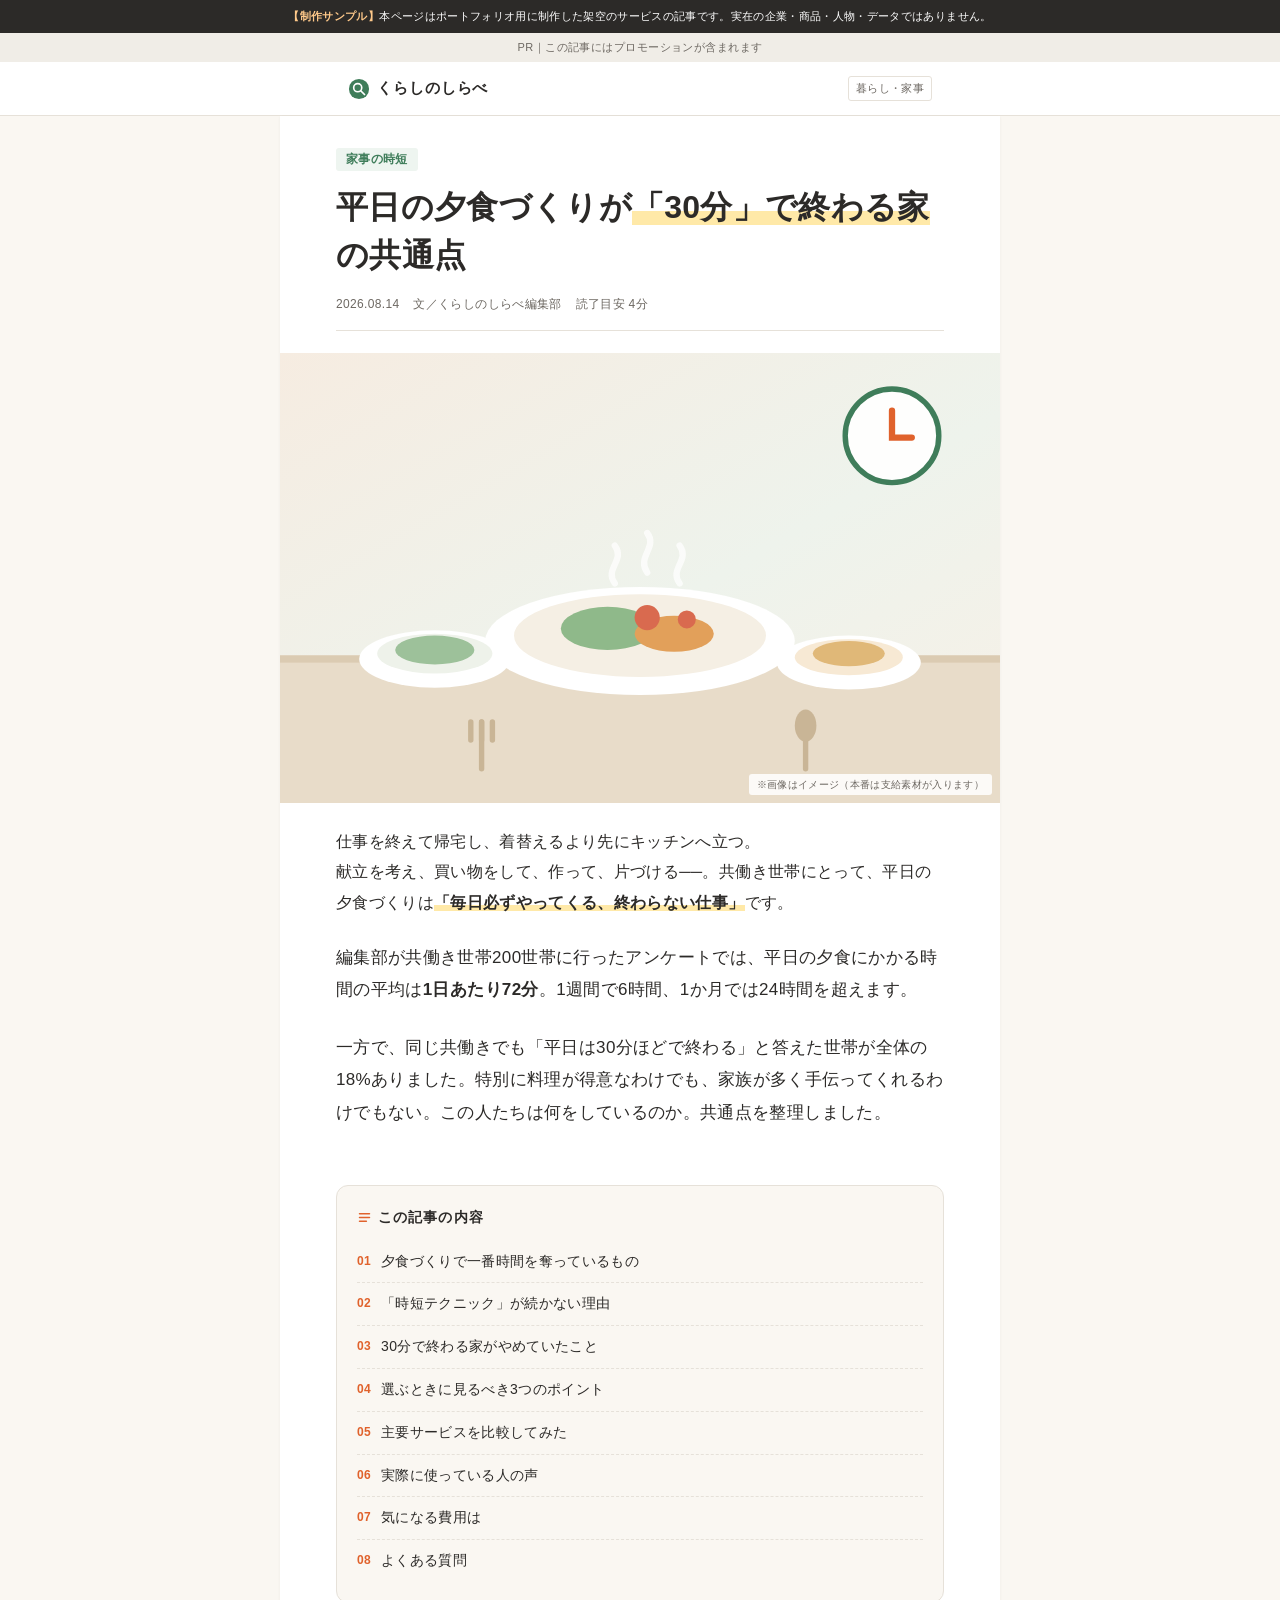
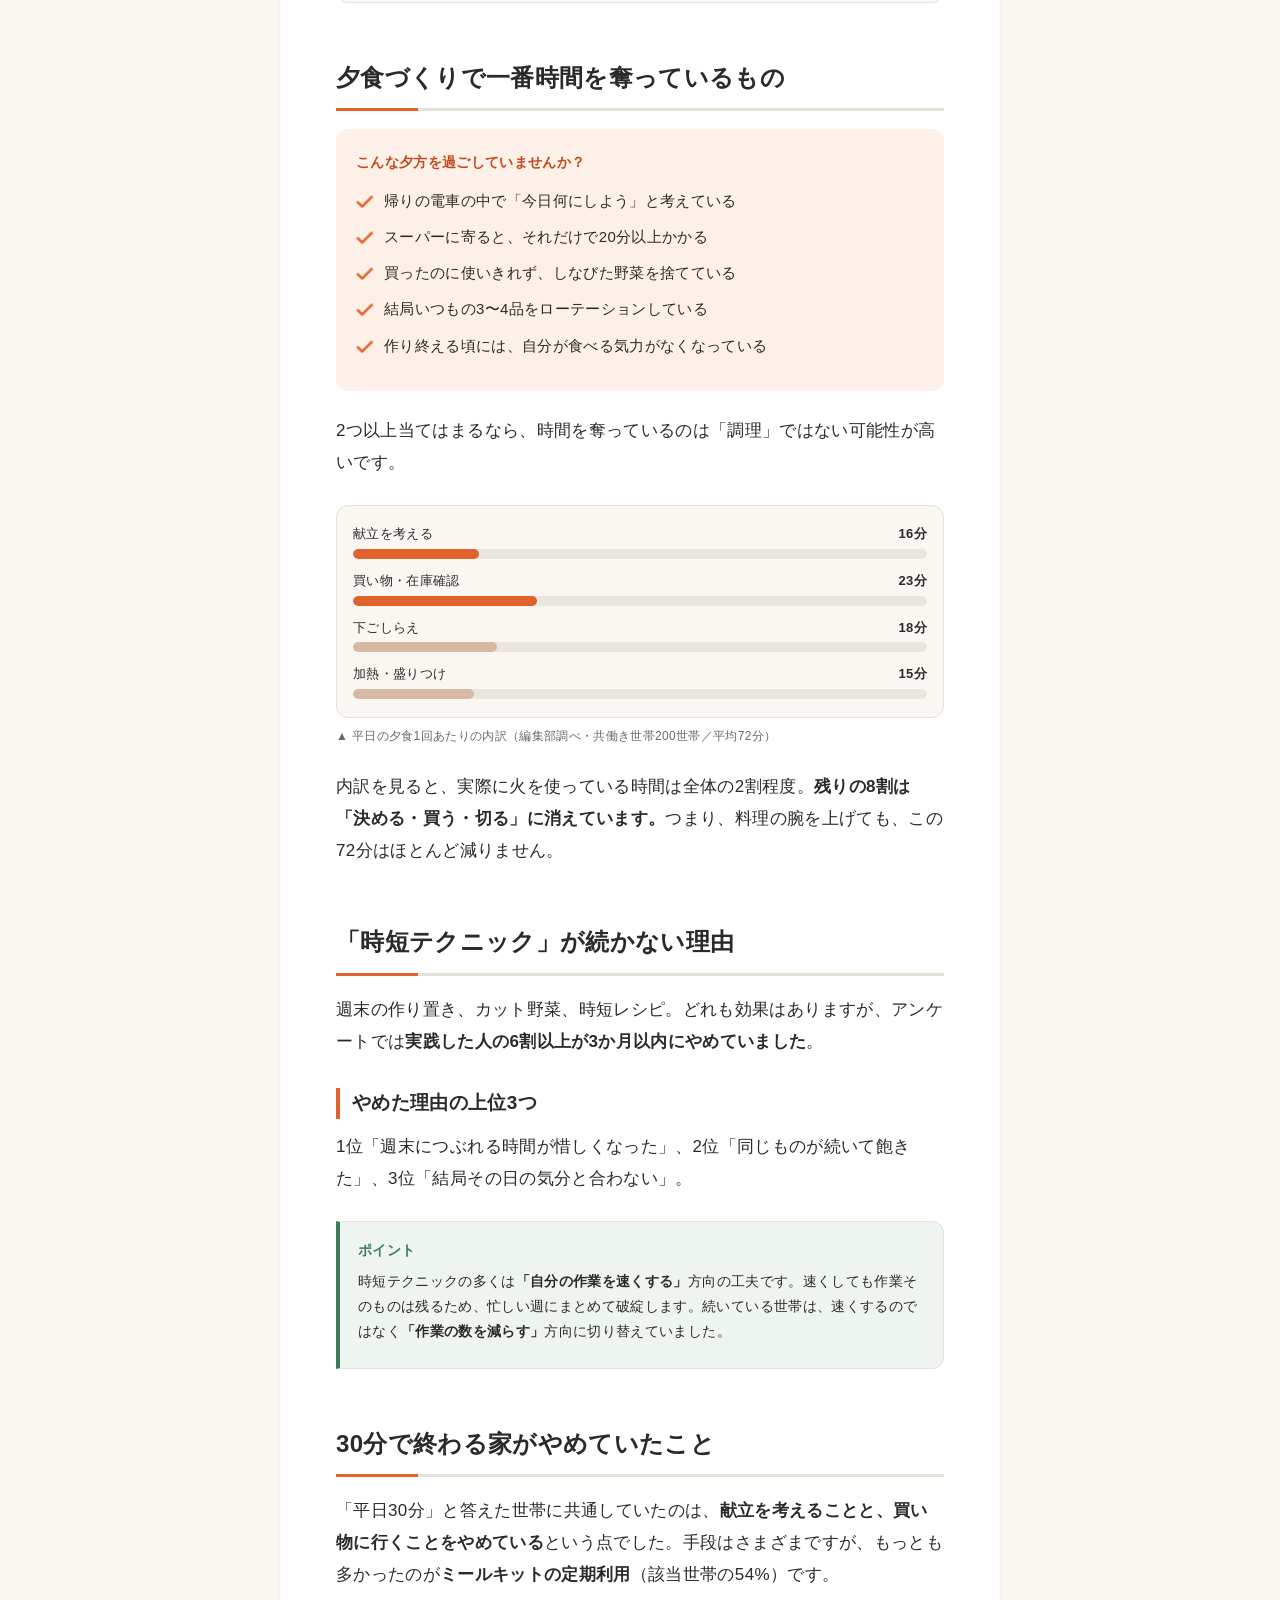
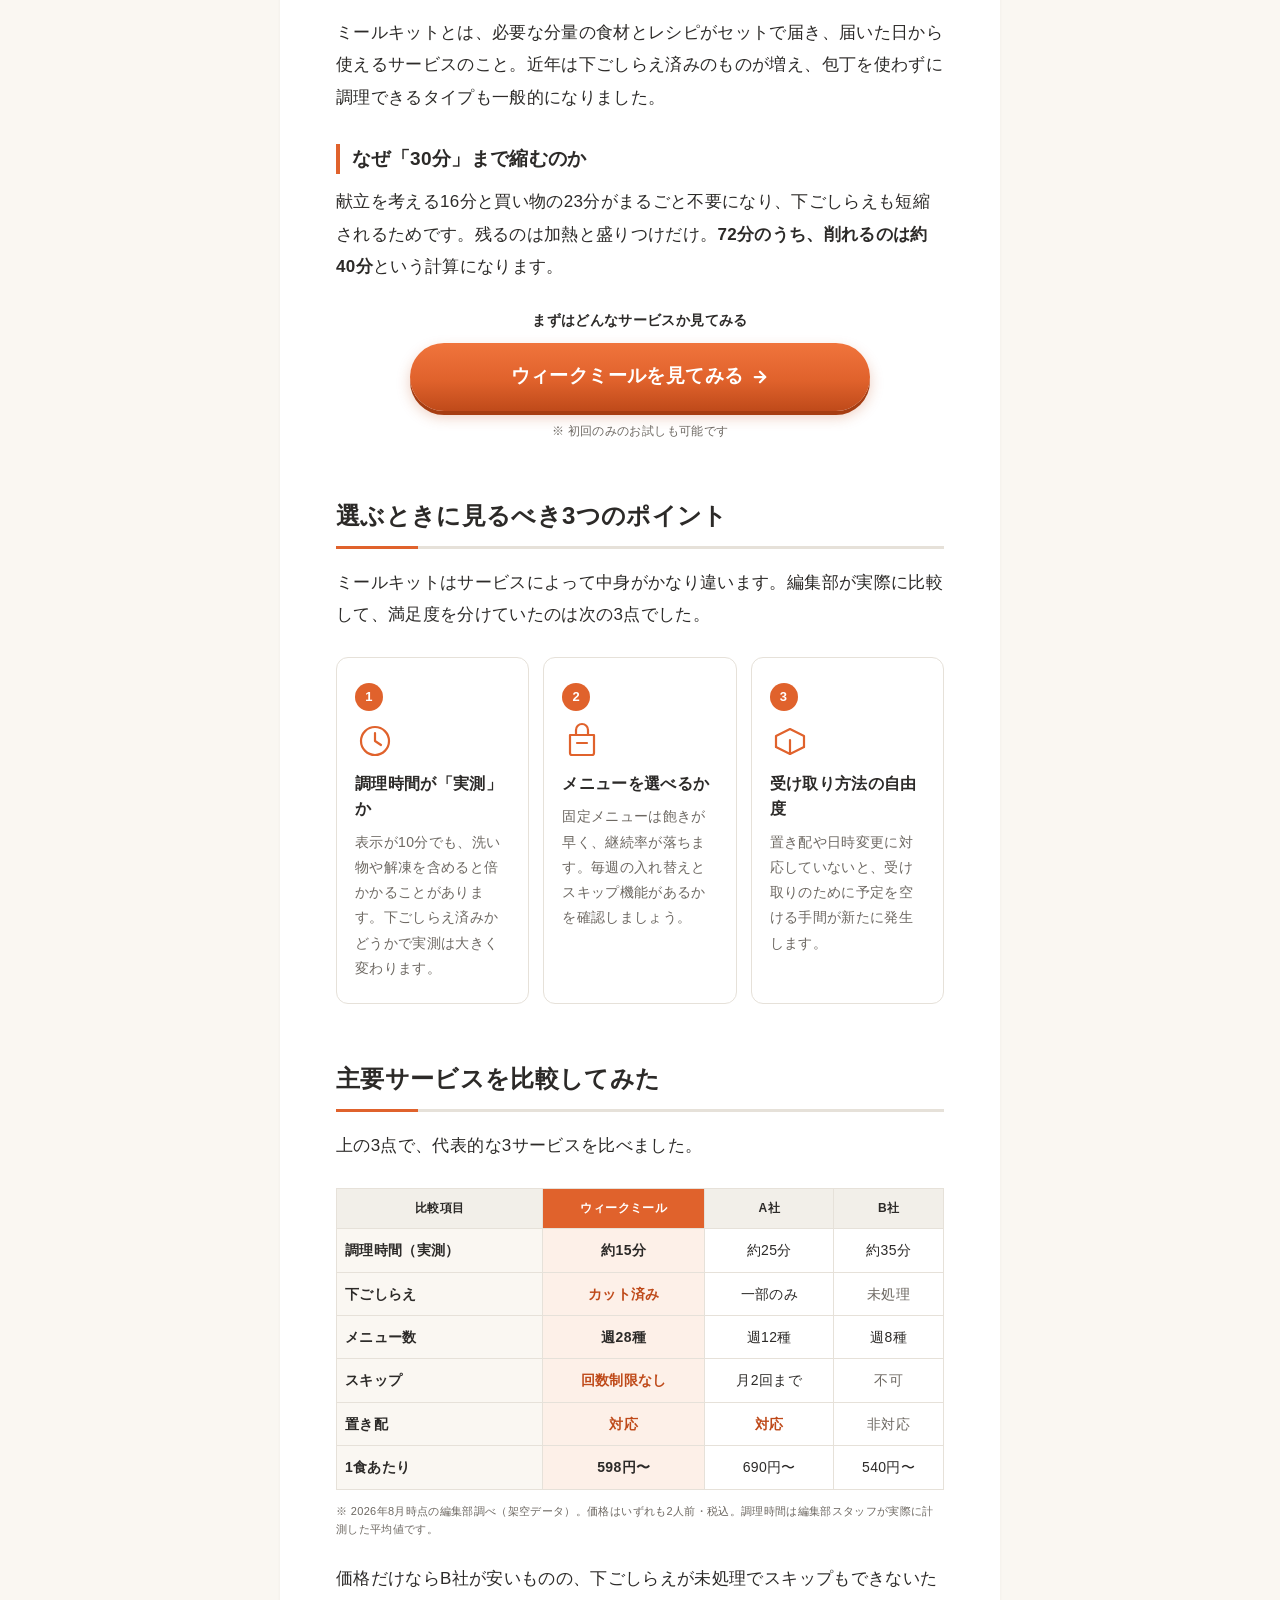
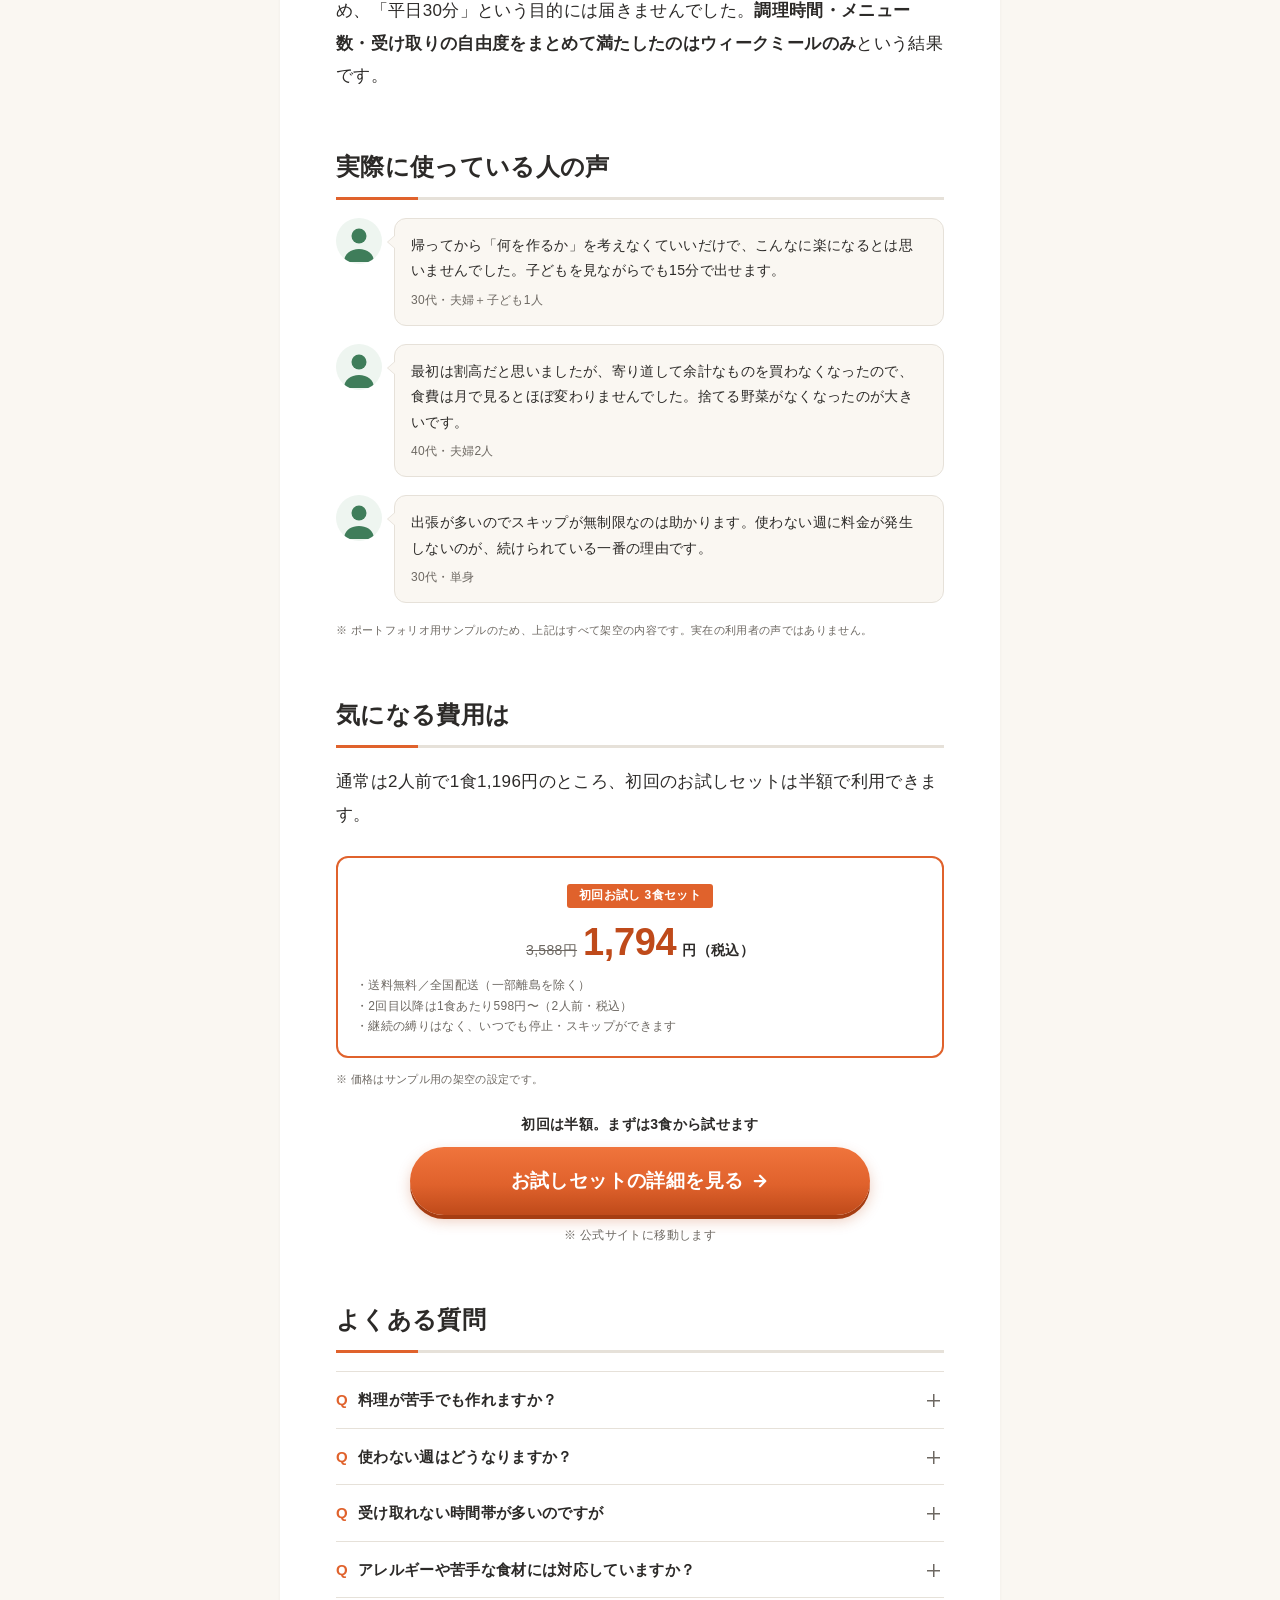
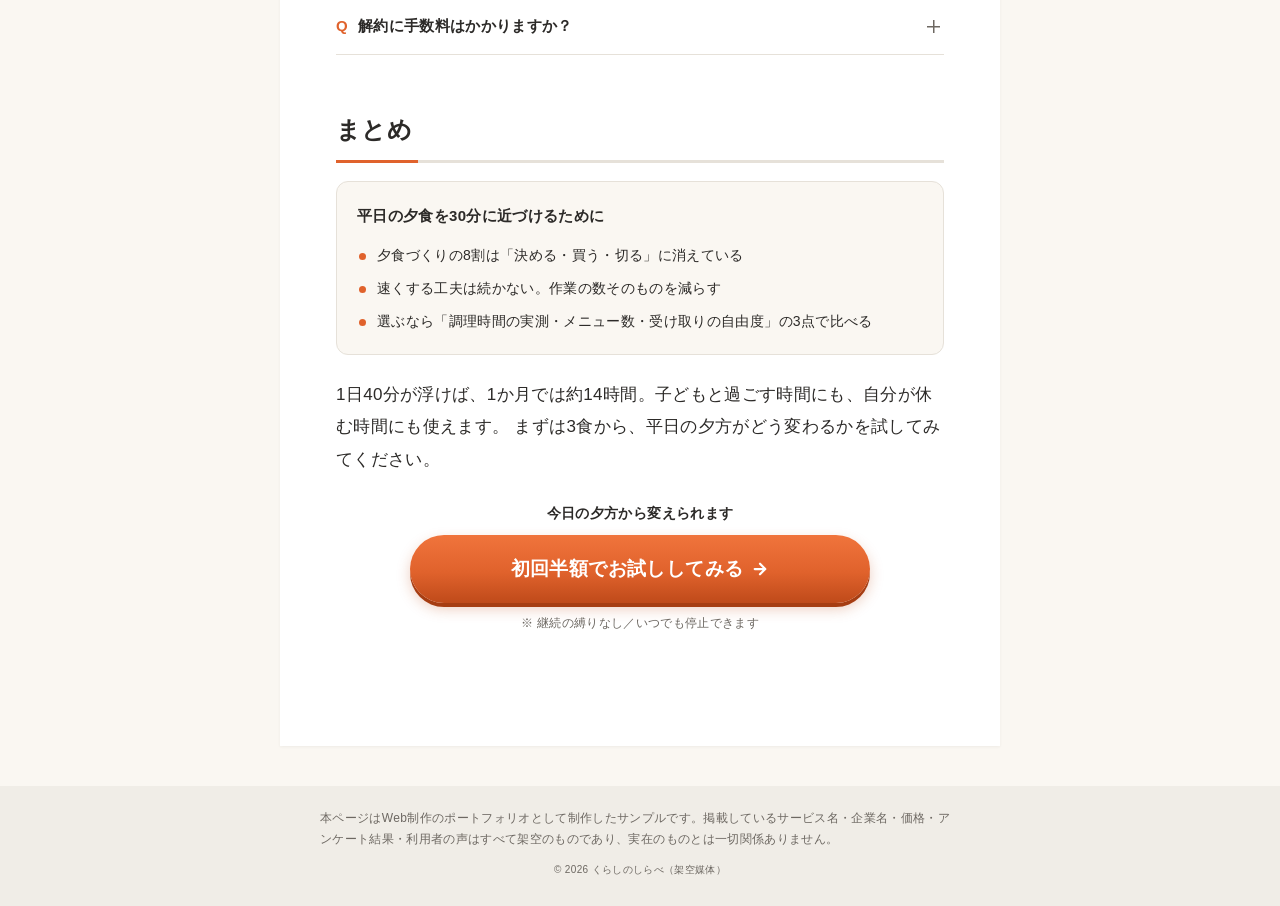
<file: article-lp/index.html>
<!DOCTYPE html>
<html lang="ja">
<head>
<meta charset="UTF-8">
<meta name="viewport" content="width=device-width, initial-scale=1">
<meta name="format-detection" content="telephone=no">
<title>平日の夕食づくりが「30分」で終わる家の共通点｜くらしのしらべ</title>
<meta name="description" content="共働き世帯の平日の夕食づくりにかかる時間と、その負担を減らしている家庭が実践していることを取材ベースで整理しました。">
<meta name="robots" content="noindex, nofollow">
<link rel="stylesheet" href="css/style.css">
</head>
<body>

<!-- ==========================================================
     ▼ このバーは制作サンプルであることの明示。本番では削除する
     ========================================================== -->
<div class="sample-bar">
  <b>【制作サンプル】</b>本ページはポートフォリオ用に制作した架空のサービスの記事です。実在の企業・商品・人物・データではありません。
</div>

<!-- PR表記：ステマ規制（景表法）対応。ファーストビュー内に必ず置く -->
<div class="pr-bar">PR｜この記事にはプロモーションが含まれます</div>

<header class="site-header">
  <div class="site-header__inner">
    <span class="site-logo">
      <svg class="site-logo__mark" viewBox="0 0 24 24" aria-hidden="true">
        <circle cx="12" cy="12" r="11" fill="#3f7d5a"></circle>
        <circle cx="10.6" cy="10.6" r="4.4" fill="none" stroke="#fff" stroke-width="1.8"></circle>
        <path d="M13.9 13.9l4.1 4.1" fill="none" stroke="#fff" stroke-width="1.9" stroke-linecap="round"></path>
      </svg>
      くらしのしらべ
    </span>
    <span class="site-header__tag">暮らし・家事</span>
  </div>
</header>

<main class="article">

  <!-- ========== 記事ヘッド ========== -->
  <div class="head">
    <span class="head__cat">家事の時短</span>
    <h1 class="head__title">
      平日の夕食づくりが<span class="marker">「30分」で終わる家</span>の共通点
    </h1>
    <div class="head__meta">
      <span>2026.08.14</span>
      <span>文／くらしのしらべ編集部</span>
      <span>読了目安 4分</span>
    </div>
  </div>

  <!-- ========== アイキャッチ（本番では支給写真が入る枠） ========== -->
  <figure class="eyecatch">
    <div class="eyecatch__frame">
      <svg class="eyecatch__art" viewBox="0 0 400 250" preserveAspectRatio="xMidYMid slice" aria-hidden="true">
        <!-- テーブル面 -->
        <rect x="0" y="168" width="400" height="82" fill="#e8dcc9"></rect>
        <rect x="0" y="168" width="400" height="4" fill="#dbcbb2"></rect>
        <!-- 大皿 -->
        <ellipse cx="200" cy="160" rx="86" ry="30" fill="#ffffff"></ellipse>
        <ellipse cx="200" cy="157" rx="70" ry="23" fill="#f5efe4"></ellipse>
        <ellipse cx="182" cy="153" rx="26" ry="12" fill="#8fb98a"></ellipse>
        <ellipse cx="219" cy="156" rx="22" ry="10" fill="#e2a05a"></ellipse>
        <circle cx="204" cy="147" r="7" fill="#d96a4f"></circle>
        <circle cx="226" cy="148" r="5" fill="#d96a4f"></circle>
        <!-- 小鉢 左 -->
        <ellipse cx="86" cy="170" rx="42" ry="16" fill="#ffffff"></ellipse>
        <ellipse cx="86" cy="167" rx="32" ry="11" fill="#eef2ea"></ellipse>
        <ellipse cx="86" cy="165" rx="22" ry="8" fill="#9dc19a"></ellipse>
        <!-- 小鉢 右 -->
        <ellipse cx="316" cy="172" rx="40" ry="15" fill="#ffffff"></ellipse>
        <ellipse cx="316" cy="169" rx="30" ry="10" fill="#f7e9d4"></ellipse>
        <ellipse cx="316" cy="167" rx="20" ry="7" fill="#e0b878"></ellipse>
        <!-- 湯気 -->
        <g fill="none" stroke="#ffffff" stroke-width="3.5" stroke-linecap="round" opacity="0.75">
          <path d="M186 128c-6-8 6-13 0-21"></path>
          <path d="M204 122c-6-9 6-14 0-22"></path>
          <path d="M222 128c-6-8 6-13 0-21"></path>
        </g>
        <!-- 時計（時短の暗示） -->
        <g transform="translate(340,46)">
          <circle r="26" fill="#ffffff" opacity="0.92"></circle>
          <circle r="26" fill="none" stroke="#3f7d5a" stroke-width="3"></circle>
          <path d="M0 -14V1h11" fill="none" stroke="#e0622c" stroke-width="3.5" stroke-linecap="round"></path>
        </g>
        <!-- カトラリー -->
        <g stroke="#c9b596" stroke-width="3" stroke-linecap="round" fill="none">
          <path d="M112 205v26"></path>
          <path d="M106 205v10M112 205v10M118 205v10"></path>
          <path d="M292 205v26"></path>
          <ellipse cx="292" cy="207" rx="6" ry="9" fill="#c9b596" stroke="none"></ellipse>
        </g>
      </svg>
      <span class="eyecatch__note">※画像はイメージ（本番は支給素材が入ります）</span>
    </div>
  </figure>

  <!-- ========== リード ========== -->
  <section class="section">
    <p class="lead">
      仕事を終えて帰宅し、着替えるより先にキッチンへ立つ。<br>
      献立を考え、買い物をして、作って、片づける──。共働き世帯にとって、平日の夕食づくりは<strong>「毎日必ずやってくる、終わらない仕事」</strong>です。
    </p>
    <p>
      編集部が共働き世帯200世帯に行ったアンケートでは、平日の夕食にかかる時間の平均は<strong>1日あたり72分</strong>。1週間で6時間、1か月では24時間を超えます。
    </p>
    <p>
      一方で、同じ共働きでも「平日は30分ほどで終わる」と答えた世帯が全体の18%ありました。特別に料理が得意なわけでも、家族が多く手伝ってくれるわけでもない。この人たちは何をしているのか。共通点を整理しました。
    </p>
  </section>

  <!-- ========== 目次 ========== -->
  <nav class="section toc" aria-label="目次">
    <p class="toc__title">
      <svg width="15" height="15" viewBox="0 0 24 24" fill="none" stroke="#e0622c" stroke-width="2.4" stroke-linecap="round" aria-hidden="true">
        <path d="M4 6h16M4 12h16M4 18h11"></path>
      </svg>
      この記事の内容
    </p>
    <ol class="toc__list">
      <li><a href="#s1">夕食づくりで一番時間を奪っているもの</a></li>
      <li><a href="#s2">「時短テクニック」が続かない理由</a></li>
      <li><a href="#s3">30分で終わる家がやめていたこと</a></li>
      <li><a href="#s4">選ぶときに見るべき3つのポイント</a></li>
      <li><a href="#s5">主要サービスを比較してみた</a></li>
      <li><a href="#s6">実際に使っている人の声</a></li>
      <li><a href="#s7">気になる費用は</a></li>
      <li><a href="#s8">よくある質問</a></li>
    </ol>
  </nav>

  <!-- ========== 1. 共感パート ========== -->
  <section class="section" id="s1">
    <h2 class="h2">夕食づくりで一番時間を奪っているもの</h2>

    <div class="checklist">
      <p class="checklist__lead">こんな夕方を過ごしていませんか？</p>
      <ul>
        <li>帰りの電車の中で「今日何にしよう」と考えている</li>
        <li>スーパーに寄ると、それだけで20分以上かかる</li>
        <li>買ったのに使いきれず、しなびた野菜を捨てている</li>
        <li>結局いつもの3〜4品をローテーションしている</li>
        <li>作り終える頃には、自分が食べる気力がなくなっている</li>
      </ul>
    </div>

    <p>
      2つ以上当てはまるなら、時間を奪っているのは「調理」ではない可能性が高いです。
    </p>

    <div class="figure">
      <div class="figure__body">
        <ul class="bars">
          <li>
            <p class="bars__label"><span>献立を考える</span><b>16分</b></p>
            <div class="bars__track"><div class="bars__fill" style="width:22%"></div></div>
          </li>
          <li>
            <p class="bars__label"><span>買い物・在庫確認</span><b>23分</b></p>
            <div class="bars__track"><div class="bars__fill" style="width:32%"></div></div>
          </li>
          <li>
            <p class="bars__label"><span>下ごしらえ</span><b>18分</b></p>
            <div class="bars__track"><div class="bars__fill bars__fill--sub" style="width:25%"></div></div>
          </li>
          <li>
            <p class="bars__label"><span>加熱・盛りつけ</span><b>15分</b></p>
            <div class="bars__track"><div class="bars__fill bars__fill--sub" style="width:21%"></div></div>
          </li>
        </ul>
      </div>
      <p class="figure__cap">▲ 平日の夕食1回あたりの内訳（編集部調べ・共働き世帯200世帯／平均72分）</p>
    </div>

    <p>
      内訳を見ると、実際に火を使っている時間は全体の2割程度。<strong>残りの8割は「決める・買う・切る」に消えています。</strong>つまり、料理の腕を上げても、この72分はほとんど減りません。
    </p>
  </section>

  <!-- ========== 2. 原因 ========== -->
  <section class="section" id="s2">
    <h2 class="h2">「時短テクニック」が続かない理由</h2>

    <p>
      週末の作り置き、カット野菜、時短レシピ。どれも効果はありますが、アンケートでは<strong>実践した人の6割以上が3か月以内にやめていました</strong>。
    </p>

    <h3 class="h3">やめた理由の上位3つ</h3>
    <p>
      1位「週末につぶれる時間が惜しくなった」、2位「同じものが続いて飽きた」、3位「結局その日の気分と合わない」。
    </p>

    <div class="note">
      <p class="note__title">ポイント</p>
      <p>
        時短テクニックの多くは<b>「自分の作業を速くする」</b>方向の工夫です。速くしても作業そのものは残るため、忙しい週にまとめて破綻します。続いている世帯は、速くするのではなく<b>「作業の数を減らす」</b>方向に切り替えていました。
      </p>
    </div>
  </section>

  <!-- ========== 3. 解決策 ========== -->
  <section class="section" id="s3">
    <h2 class="h2">30分で終わる家がやめていたこと</h2>

    <p>
      「平日30分」と答えた世帯に共通していたのは、<strong>献立を考えることと、買い物に行くことをやめている</strong>という点でした。手段はさまざまですが、もっとも多かったのが<b>ミールキットの定期利用</b>（該当世帯の54%）です。
    </p>

    <p>
      ミールキットとは、必要な分量の食材とレシピがセットで届き、届いた日から使えるサービスのこと。近年は下ごしらえ済みのものが増え、包丁を使わずに調理できるタイプも一般的になりました。
    </p>

    <h3 class="h3">なぜ「30分」まで縮むのか</h3>
    <p>
      献立を考える16分と買い物の23分がまるごと不要になり、下ごしらえも短縮されるためです。残るのは加熱と盛りつけだけ。<strong>72分のうち、削れるのは約40分</strong>という計算になります。
    </p>

    <!-- CTA①：早期決定層の受け皿 -->
    <div class="cta">
      <p class="cta__kicker">まずはどんなサービスか見てみる</p>
      <a class="btn" href="#" rel="nofollow">
        ウィークミールを見てみる
        <svg class="btn__arrow" viewBox="0 0 24 24" fill="none" stroke="currentColor" stroke-width="3" stroke-linecap="round" stroke-linejoin="round" aria-hidden="true">
          <path d="M5 12h13M12 5l7 7-7 7"></path>
        </svg>
      </a>
      <p class="cta__sub">※ 初回のみのお試しも可能です</p>
    </div>
  </section>

  <!-- ========== 4. 特徴3点 ========== -->
  <section class="section" id="s4">
    <h2 class="h2">選ぶときに見るべき3つのポイント</h2>

    <p>
      ミールキットはサービスによって中身がかなり違います。編集部が実際に比較して、満足度を分けていたのは次の3点でした。
    </p>

    <div class="cards">
      <div class="card">
        <span class="card__no">1</span>
        <svg class="card__icon" viewBox="0 0 40 40" fill="none" stroke="currentColor" stroke-width="2.2" stroke-linecap="round" stroke-linejoin="round" aria-hidden="true">
          <circle cx="20" cy="20" r="14"></circle>
          <path d="M20 12v8l6 4"></path>
        </svg>
        <h3 class="card__title">調理時間が「実測」か</h3>
        <p>表示が10分でも、洗い物や解凍を含めると倍かかることがあります。下ごしらえ済みかどうかで実測は大きく変わります。</p>
      </div>

      <div class="card">
        <span class="card__no">2</span>
        <svg class="card__icon" viewBox="0 0 40 40" fill="none" stroke="currentColor" stroke-width="2.2" stroke-linecap="round" stroke-linejoin="round" aria-hidden="true">
          <path d="M8 14h24v18a2 2 0 0 1-2 2H10a2 2 0 0 1-2-2z"></path>
          <path d="M14 14V9a6 6 0 0 1 12 0v5"></path>
          <path d="M15 22h10"></path>
        </svg>
        <h3 class="card__title">メニューを選べるか</h3>
        <p>固定メニューは飽きが早く、継続率が落ちます。毎週の入れ替えとスキップ機能があるかを確認しましょう。</p>
      </div>

      <div class="card">
        <span class="card__no">3</span>
        <svg class="card__icon" viewBox="0 0 40 40" fill="none" stroke="currentColor" stroke-width="2.2" stroke-linecap="round" stroke-linejoin="round" aria-hidden="true">
          <path d="M6 26V15l14-7 14 7v11"></path>
          <path d="M6 26l14 7 14-7"></path>
          <path d="M20 19v14"></path>
        </svg>
        <h3 class="card__title">受け取り方法の自由度</h3>
        <p>置き配や日時変更に対応していないと、受け取りのために予定を空ける手間が新たに発生します。</p>
      </div>
    </div>
  </section>

  <!-- ========== 5. 比較表 ========== -->
  <section class="section" id="s5">
    <h2 class="h2">主要サービスを比較してみた</h2>

    <p>
      上の3点で、代表的な3サービスを比べました。
    </p>

    <p class="scroll-hint">
      <svg width="13" height="13" viewBox="0 0 24 24" fill="none" stroke="currentColor" stroke-width="2.4" stroke-linecap="round" stroke-linejoin="round" aria-hidden="true">
        <path d="M8 6l-5 6 5 6M16 6l5 6-5 6"></path>
      </svg>
      表は横にスクロールできます
    </p>
    <div class="table-scroll">
      <table class="compare">
        <thead>
          <tr>
            <th scope="col">比較項目</th>
            <th scope="col" class="is-own">ウィークミール</th>
            <th scope="col">A社</th>
            <th scope="col">B社</th>
          </tr>
        </thead>
        <tbody>
          <tr>
            <th scope="row">調理時間（実測）</th>
            <td class="is-own"><b>約15分</b></td>
            <td>約25分</td>
            <td>約35分</td>
          </tr>
          <tr>
            <th scope="row">下ごしらえ</th>
            <td class="is-own"><span class="mark-o">カット済み</span></td>
            <td>一部のみ</td>
            <td><span class="mark-x">未処理</span></td>
          </tr>
          <tr>
            <th scope="row">メニュー数</th>
            <td class="is-own"><b>週28種</b></td>
            <td>週12種</td>
            <td>週8種</td>
          </tr>
          <tr>
            <th scope="row">スキップ</th>
            <td class="is-own"><span class="mark-o">回数制限なし</span></td>
            <td>月2回まで</td>
            <td><span class="mark-x">不可</span></td>
          </tr>
          <tr>
            <th scope="row">置き配</th>
            <td class="is-own"><span class="mark-o">対応</span></td>
            <td><span class="mark-o">対応</span></td>
            <td><span class="mark-x">非対応</span></td>
          </tr>
          <tr>
            <th scope="row">1食あたり</th>
            <td class="is-own"><b>598円〜</b></td>
            <td>690円〜</td>
            <td>540円〜</td>
          </tr>
        </tbody>
      </table>
    </div>
    <p class="table-note">※ 2026年8月時点の編集部調べ（架空データ）。価格はいずれも2人前・税込。調理時間は編集部スタッフが実際に計測した平均値です。</p>

    <p>
      価格だけならB社が安いものの、下ごしらえが未処理でスキップもできないため、「平日30分」という目的には届きませんでした。<strong>調理時間・メニュー数・受け取りの自由度をまとめて満たしたのはウィークミールのみ</strong>という結果です。
    </p>
  </section>

  <!-- ========== 6. 体験談 ========== -->
  <section class="section" id="s6">
    <h2 class="h2">実際に使っている人の声</h2>

    <div class="voice">
      <div class="voice__avatar">
        <svg viewBox="0 0 46 46" aria-hidden="true">
          <circle cx="23" cy="18" r="7.5" fill="currentColor"></circle>
          <path d="M8 44c0-8.2 6.7-13 15-13s15 4.8 15 13z" fill="currentColor"></path>
        </svg>
      </div>
      <div class="voice__body">
        帰ってから「何を作るか」を考えなくていいだけで、こんなに楽になるとは思いませんでした。子どもを見ながらでも15分で出せます。
        <span class="voice__name">30代・夫婦＋子ども1人</span>
      </div>
    </div>

    <div class="voice">
      <div class="voice__avatar">
        <svg viewBox="0 0 46 46" aria-hidden="true">
          <circle cx="23" cy="18" r="7.5" fill="currentColor"></circle>
          <path d="M8 44c0-8.2 6.7-13 15-13s15 4.8 15 13z" fill="currentColor"></path>
        </svg>
      </div>
      <div class="voice__body">
        最初は割高だと思いましたが、寄り道して余計なものを買わなくなったので、食費は月で見るとほぼ変わりませんでした。捨てる野菜がなくなったのが大きいです。
        <span class="voice__name">40代・夫婦2人</span>
      </div>
    </div>

    <div class="voice">
      <div class="voice__avatar">
        <svg viewBox="0 0 46 46" aria-hidden="true">
          <circle cx="23" cy="18" r="7.5" fill="currentColor"></circle>
          <path d="M8 44c0-8.2 6.7-13 15-13s15 4.8 15 13z" fill="currentColor"></path>
        </svg>
      </div>
      <div class="voice__body">
        出張が多いのでスキップが無制限なのは助かります。使わない週に料金が発生しないのが、続けられている一番の理由です。
        <span class="voice__name">30代・単身</span>
      </div>
    </div>

    <p class="table-note">※ ポートフォリオ用サンプルのため、上記はすべて架空の内容です。実在の利用者の声ではありません。</p>
  </section>

  <!-- ========== 7. 料金 ========== -->
  <section class="section" id="s7">
    <h2 class="h2">気になる費用は</h2>

    <p>
      通常は2人前で1食1,196円のところ、初回のお試しセットは半額で利用できます。
    </p>

    <div class="price">
      <span class="price__label">初回お試し 3食セット</span>
      <p class="price__row" style="margin:0;">
        <span class="price__was">3,588円</span>
        <span class="price__now">1,794</span>
        <span class="price__unit">円（税込）</span>
      </p>
      <p class="price__cond">
        ・送料無料／全国配送（一部離島を除く）<br>
        ・2回目以降は1食あたり598円〜（2人前・税込）<br>
        ・継続の縛りはなく、いつでも停止・スキップができます
      </p>
    </div>

    <p class="table-note">※ 価格はサンプル用の架空の設定です。</p>

    <!-- CTA②：比較検討を終えた層 -->
    <div class="cta">
      <p class="cta__kicker">初回は半額。まずは3食から試せます</p>
      <a class="btn" href="#" rel="nofollow">
        お試しセットの詳細を見る
        <svg class="btn__arrow" viewBox="0 0 24 24" fill="none" stroke="currentColor" stroke-width="3" stroke-linecap="round" stroke-linejoin="round" aria-hidden="true">
          <path d="M5 12h13M12 5l7 7-7 7"></path>
        </svg>
      </a>
      <p class="cta__sub">※ 公式サイトに移動します</p>
    </div>
  </section>

  <!-- ========== 8. FAQ ========== -->
  <section class="section" id="s8">
    <h2 class="h2">よくある質問</h2>

    <div class="faq">
      <details>
        <summary>料理が苦手でも作れますか？</summary>
        <div class="faq__a"><p>食材はカット済みで、レシピは工程3つまでに収めた設計です。フライパン1つで完成するメニューが中心のため、包丁をほとんど使わずに調理できます。</p></div>
      </details>
      <details>
        <summary>使わない週はどうなりますか？</summary>
        <div class="faq__a"><p>スキップの回数制限はありません。配達予定日の3日前までにマイページから設定すれば、その週の料金は発生しません。</p></div>
      </details>
      <details>
        <summary>受け取れない時間帯が多いのですが</summary>
        <div class="faq__a"><p>置き配に対応しています。専用の保冷ボックスでお届けするため、帰宅が遅くなる日でも受け取りのために時間を空ける必要はありません。</p></div>
      </details>
      <details>
        <summary>アレルギーや苦手な食材には対応していますか？</summary>
        <div class="faq__a"><p>各メニューにアレルギー特定原材料の表示があり、注文画面で該当メニューを非表示にできます。ただし同一調理ラインを使用するため、微量の混入まで完全に排除するものではありません。</p></div>
      </details>
      <details>
        <summary>解約に手数料はかかりますか？</summary>
        <div class="faq__a"><p>かかりません。マイページから手続きでき、電話での引き止めもありません。お試しセットのみの利用で終了することも可能です。</p></div>
      </details>
    </div>
  </section>

  <!-- ========== 9. まとめ＋メインCTA ========== -->
  <section class="section">
    <h2 class="h2">まとめ</h2>

    <div class="summary">
      <p class="summary__title">平日の夕食を30分に近づけるために</p>
      <ul>
        <li>夕食づくりの8割は「決める・買う・切る」に消えている</li>
        <li>速くする工夫は続かない。作業の数そのものを減らす</li>
        <li>選ぶなら「調理時間の実測・メニュー数・受け取りの自由度」の3点で比べる</li>
      </ul>
    </div>

    <p>
      1日40分が浮けば、1か月では約14時間。子どもと過ごす時間にも、自分が休む時間にも使えます。
      まずは3食から、平日の夕方がどう変わるかを試してみてください。
    </p>

    <!-- CTA③：最後まで読んだ層 -->
    <div class="cta">
      <p class="cta__kicker">今日の夕方から変えられます</p>
      <a class="btn" href="#" rel="nofollow">
        初回半額でお試ししてみる
        <svg class="btn__arrow" viewBox="0 0 24 24" fill="none" stroke="currentColor" stroke-width="3" stroke-linecap="round" stroke-linejoin="round" aria-hidden="true">
          <path d="M5 12h13M12 5l7 7-7 7"></path>
        </svg>
      </a>
      <p class="cta__sub">※ 継続の縛りなし／いつでも停止できます</p>
    </div>
  </section>

</main>

<footer class="site-footer">
  <p class="site-footer__disc">
    本ページはWeb制作のポートフォリオとして制作したサンプルです。掲載しているサービス名・企業名・価格・アンケート結果・利用者の声はすべて架空のものであり、実在のものとは一切関係ありません。
  </p>
  <small>&copy; 2026 くらしのしらべ（架空媒体）</small>
</footer>

<!-- 追従CTA（SPのみ表示） -->
<div class="cta-fixed">
  <a class="btn" href="#" rel="nofollow">
    初回半額でお試しする
    <svg class="btn__arrow" viewBox="0 0 24 24" fill="none" stroke="currentColor" stroke-width="3" stroke-linecap="round" stroke-linejoin="round" aria-hidden="true">
      <path d="M5 12h13M12 5l7 7-7 7"></path>
    </svg>
  </a>
</div>

</body>
</html>
</file>
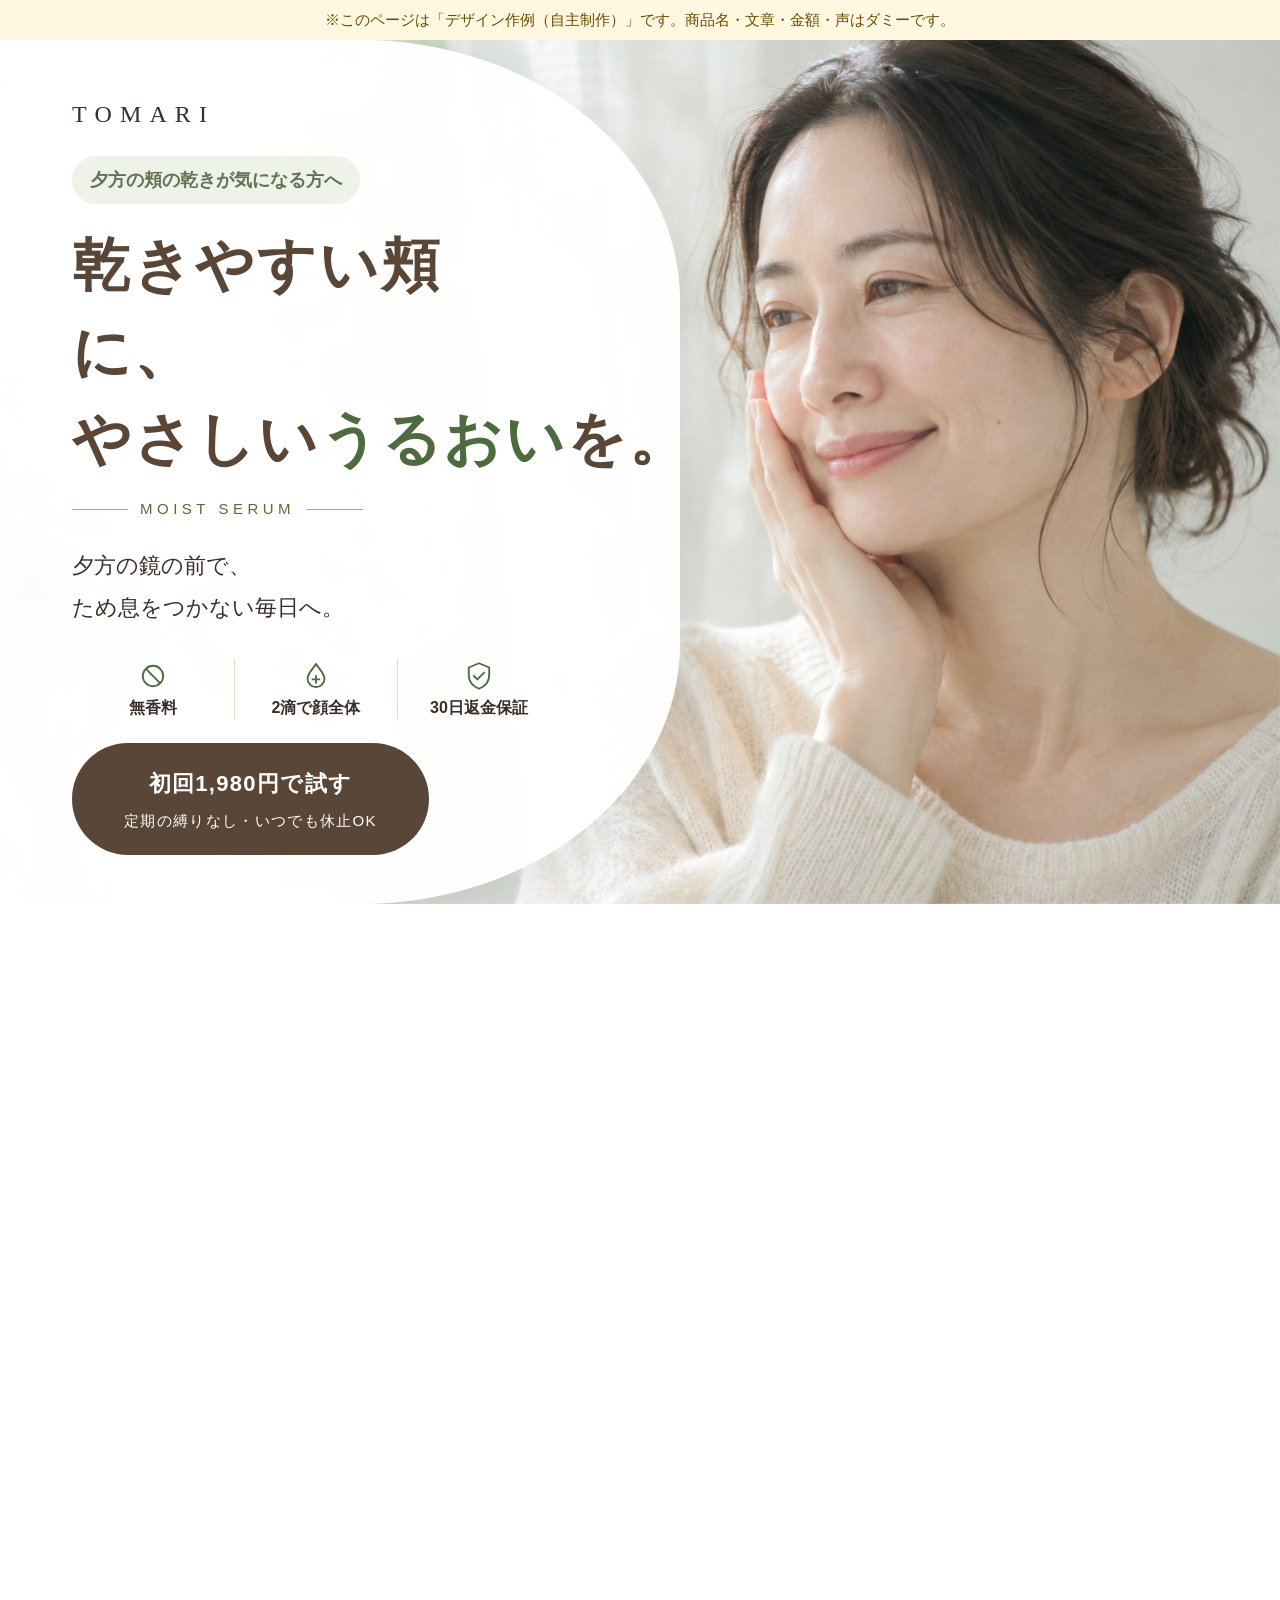
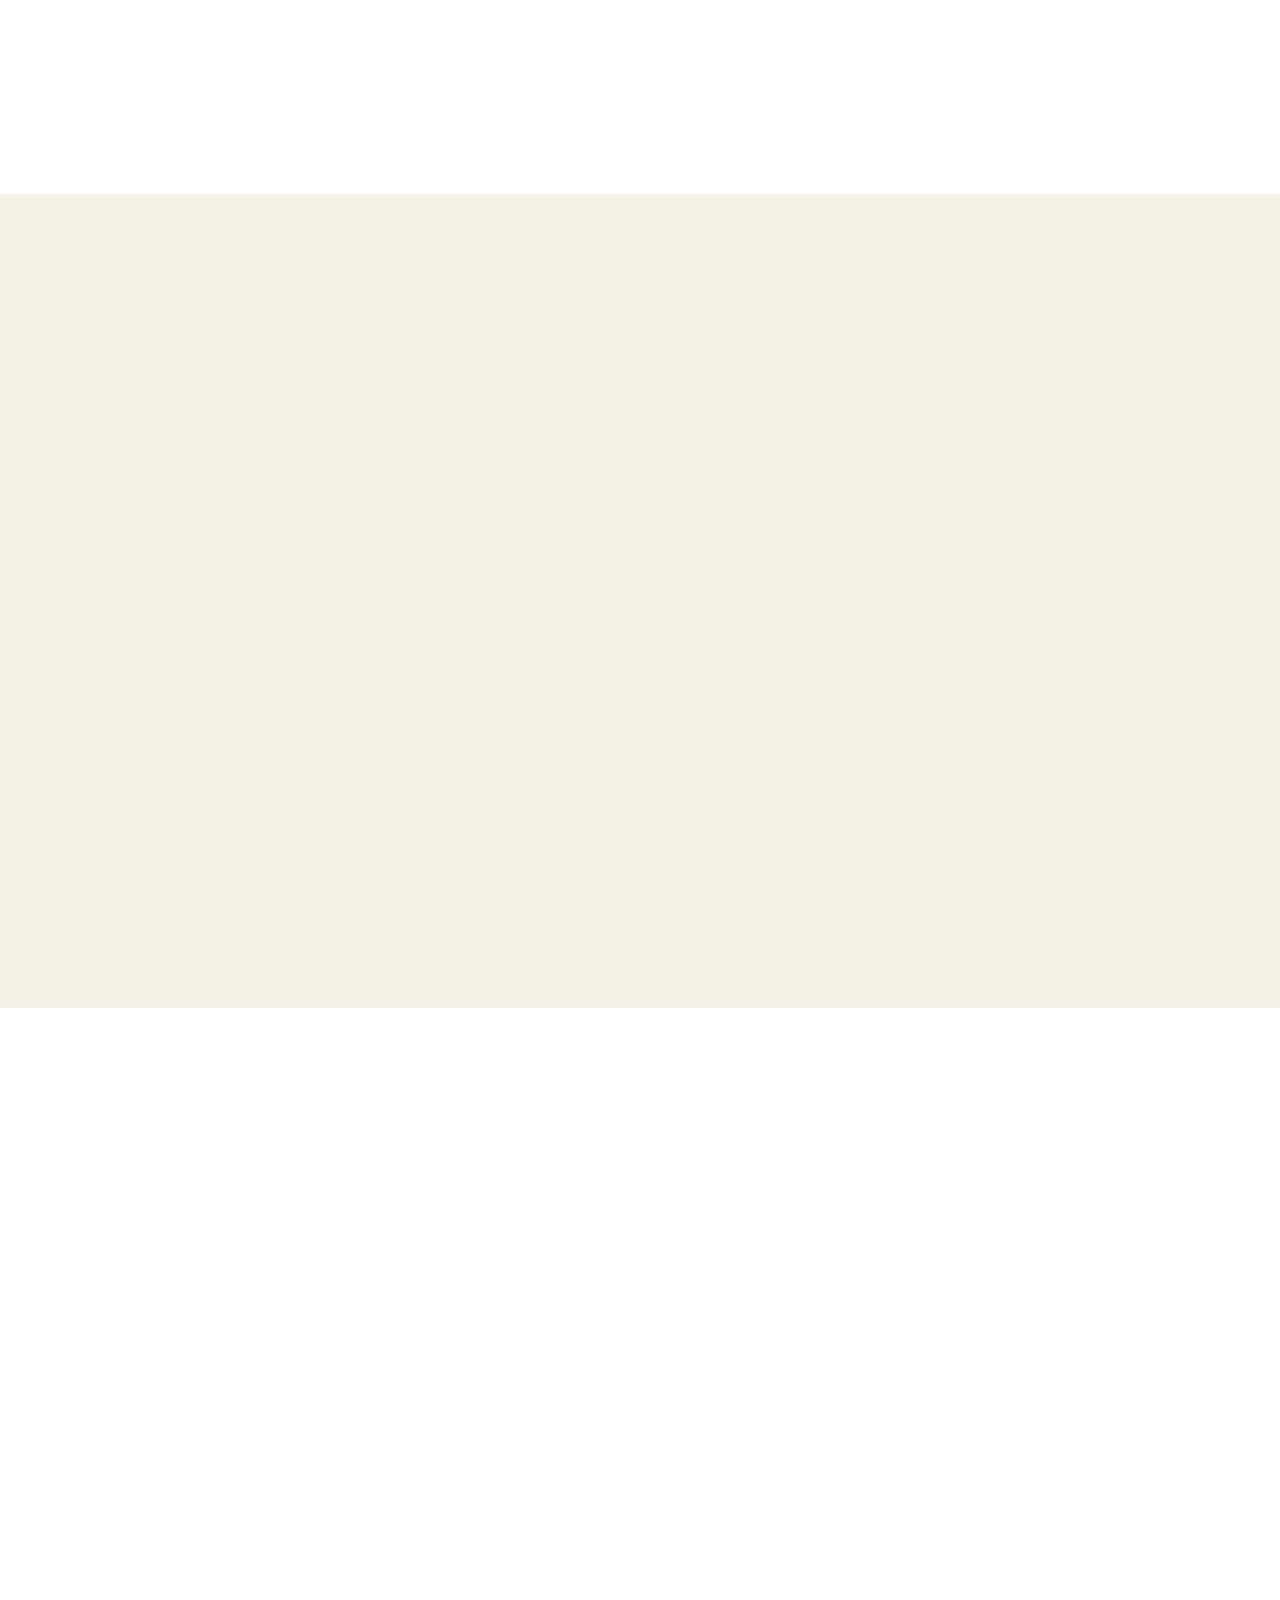
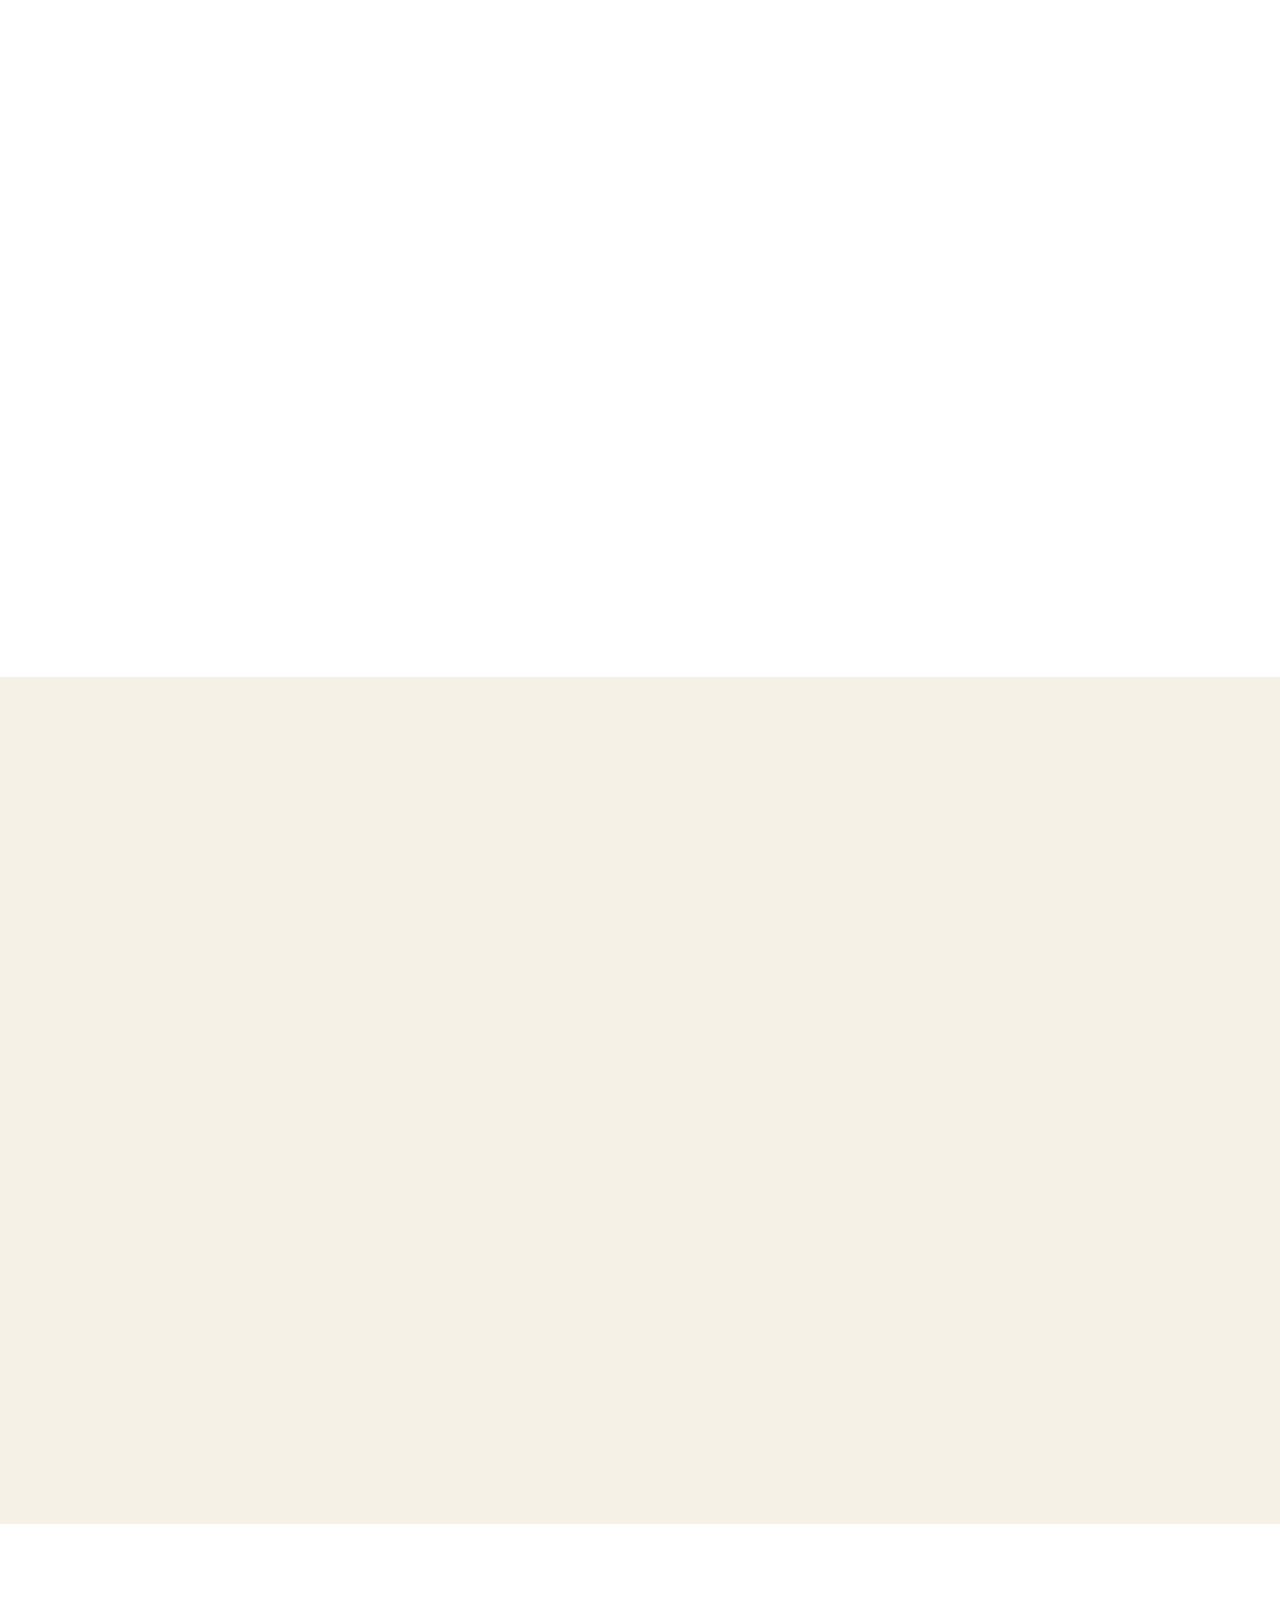
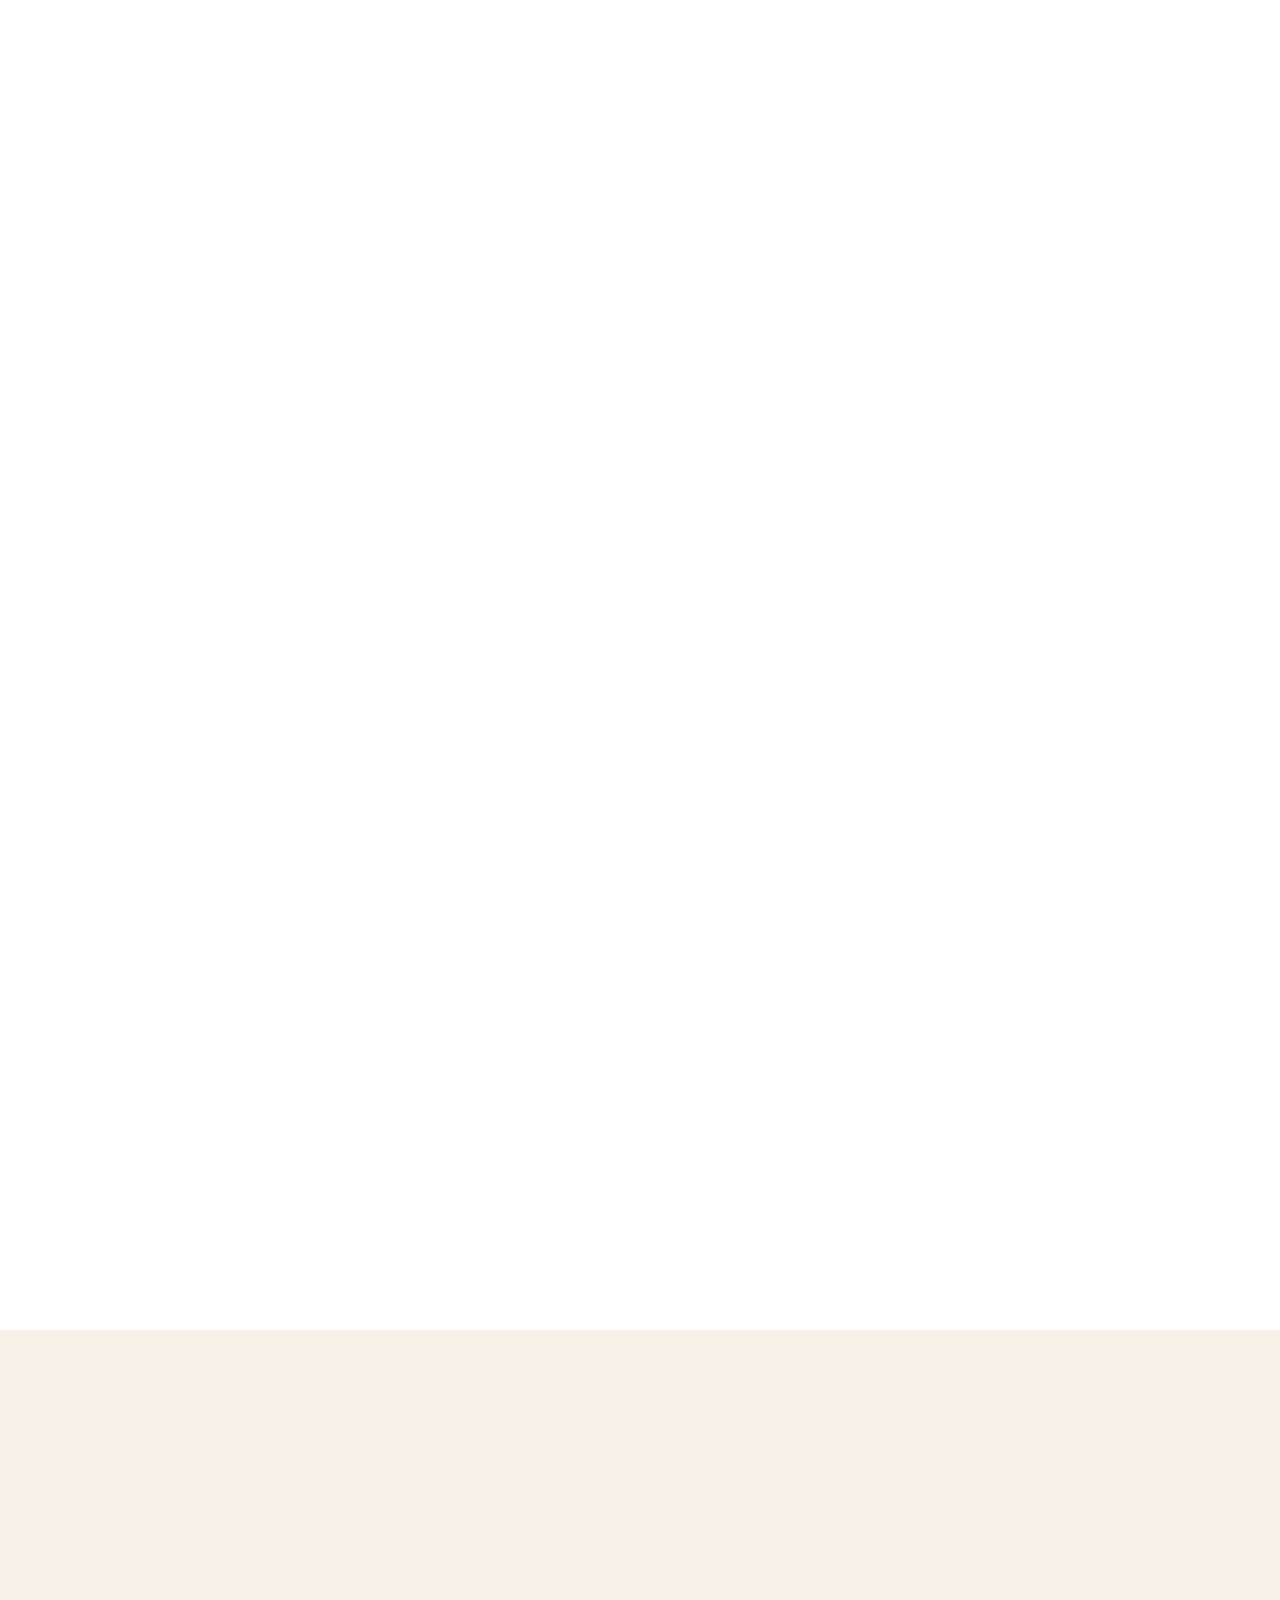
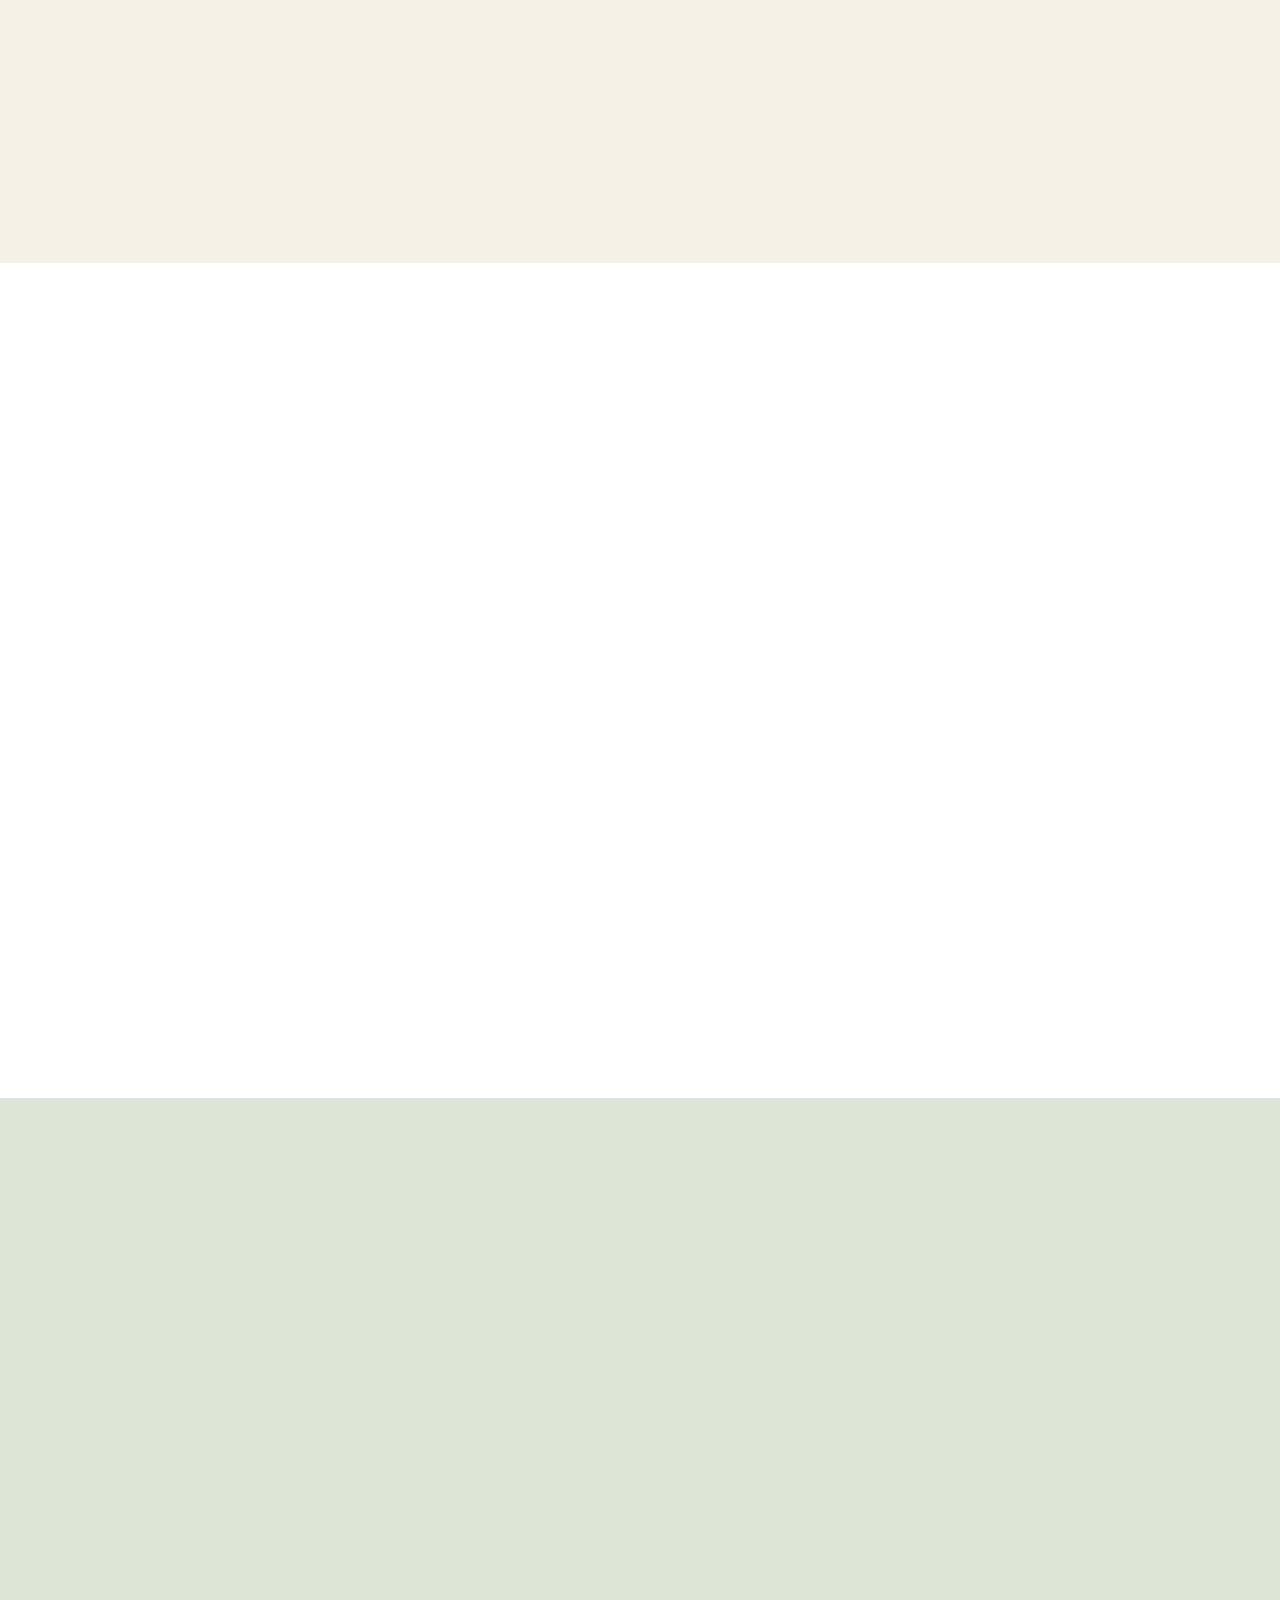
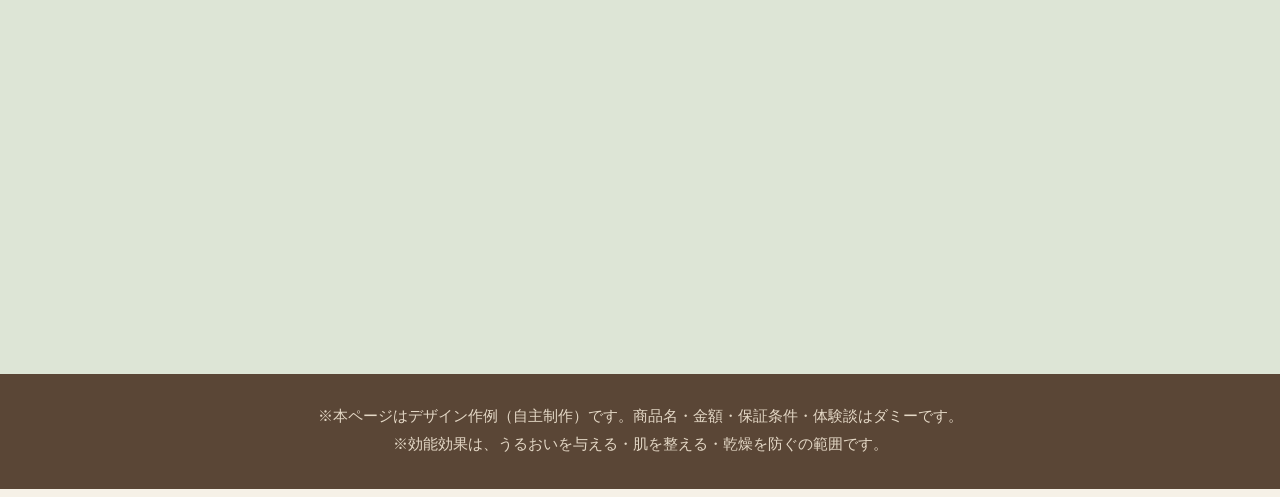
<file: cosme-lp/index.html>
<!DOCTYPE html>
<html lang="ja">
<head>
<meta charset="UTF-8">
<meta name="viewport" content="width=device-width, initial-scale=1, viewport-fit=cover">
<meta name="robots" content="noindex, nofollow">
<title>化粧品LP サンプル（スキンケア美容液）</title>
</head>
<body>
<style>
:root{--sage:#DDE5D6;--sage-d:#5F7254;--cream:#F6F1E7;--beige:#E5D9C3;--brown:#5A4636;--ink:#3B3027;--mute:#5E5249;--gold:#B8935A}
*{box-sizing:border-box;margin:0}
body{font-family:"Hiragino Mincho ProN","Yu Mincho","Noto Serif JP",serif;color:var(--ink);background:var(--cream);font-size:20px;line-height:1.9;-webkit-font-smoothing:antialiased;line-break:strict;word-break:auto-phrase;text-wrap:pretty}
.w{max-width:1080px;margin:0 auto;padding-left:max(40px,env(safe-area-inset-left,0px));padding-right:max(40px,env(safe-area-inset-right,0px))}
section{padding:88px 0}
h2{font-size:38px;line-height:1.6;color:var(--brown);font-weight:600;text-align:center;letter-spacing:.05em;text-wrap:balance}
.eyebrow{display:block;text-align:center;color:var(--sage-d);letter-spacing:.3em;font-size:15px;margin-bottom:10px;font-family:"Hiragino Sans",sans-serif}
.sans{font-family:"Hiragino Sans","Hiragino Kaku Gothic ProN","Noto Sans JP",sans-serif}
.note{font-size:16px;color:var(--mute);line-height:1.75;font-family:"Hiragino Sans",sans-serif}
.dummy{background:#fff7e0;color:#6a4b00;text-align:center;font-size:15px;padding:8px 16px;line-height:1.6;font-family:"Hiragino Sans",sans-serif}
header{display:flex;justify-content:space-between;align-items:center;max-width:1280px;margin:0 auto;padding:22px 40px}
.logo{font-size:26px;letter-spacing:.34em;color:var(--brown)}
.hbtn{font-family:"Hiragino Sans",sans-serif;font-size:16px;color:var(--brown);border:1px solid var(--brown);padding:10px 26px;border-radius:40px}
.fv{background:linear-gradient(180deg,var(--sage) 0%,var(--cream) 100%);overflow:hidden}

.fv{position:relative;min-height:760px;overflow:hidden;background:#EEF2E8;display:flex;align-items:center}
.fv img.fvph{position:absolute;inset:0;width:100%;height:100%;max-width:none;object-fit:cover;object-position:right center;border-radius:0;box-shadow:none;margin:0}
.panel{position:relative;z-index:2;width:min(680px,92%);background:rgba(255,255,255,.96);border-radius:0 320px 320px 0 / 0 260px 260px 0;padding:52px 120px 48px 72px;box-shadow:0 20px 60px rgba(58,46,42,.12)}
.panel .logo{font-size:24px;letter-spacing:.34em;color:#3A2E2A;margin-bottom:18px}
.panel .pill{margin-bottom:18px;background:#EEF2E8;padding:7px 18px}
.panel h1{font-size:clamp(36px,5.6vw,54px);line-height:1.5;color:#3A2E2A;font-weight:500;letter-spacing:.04em}
.panel h1 em{font-style:normal;color:#4E6B3F}
.eng{display:flex;align-items:center;gap:12px;margin:12px 0 14px;font-size:15px;letter-spacing:.3em;color:#5A6B3A;font-family:"Hiragino Sans",sans-serif}
.eng span{flex:0 0 56px;height:1px;background:#C9A15A}
.panel .lead{font-size:24px;line-height:1.8;margin:0 0 20px;color:#3A2E2A}
.icons{display:flex;gap:0;margin:0 0 24px;font-family:"Hiragino Sans",sans-serif;font-size:16px;font-weight:700;color:#3A2E2A}
.ic{flex:1;text-align:center;padding:0 8px;border-left:1px solid #E5D9C3;line-height:1.4}
.ic:first-child{border-left:0}.ic svg{width:34px;height:34px;display:block;margin:0 auto 4px}
.story{display:grid;grid-template-columns:1.05fr 1fr;gap:44px;align-items:center;margin-top:44px}
.story img{width:100%;border-radius:28px;display:block;box-shadow:0 14px 40px rgba(58,46,42,.14)}
.q1{font-size:38px;color:#3A2E2A;font-weight:600;line-height:1.5;margin-bottom:18px}
.chips2{display:grid;gap:12px;font-family:"Hiragino Sans",sans-serif}
.c2{display:flex;align-items:center;gap:14px;background:var(--cream);border-radius:16px;padding:10px 18px;font-size:22px;font-weight:700;color:var(--brown)}
.c2 svg{width:56px;height:56px;flex:none}
.prod{background:#fff}.prod .pn{font-size:30px;color:var(--brown);line-height:1.5;margin:10px 0 4px;font-weight:600}
.fv .w{max-width:1280px;display:grid;grid-template-columns:1fr 1fr;align-items:center;gap:30px;padding-top:10px;padding-bottom:64px;min-height:660px}
.pill{display:inline-block;background:#fff;color:var(--sage-d);font-family:"Hiragino Sans",sans-serif;font-size:18px;padding:8px 22px;border-radius:30px;margin-bottom:24px;font-weight:600}
.fv h1{font-size:58px;line-height:1.5;color:var(--brown);font-weight:600;letter-spacing:.05em}
.fv p.lead{font-size:22px;margin:22px 0 30px;max-width:540px;line-height:1.9}
.cta{display:inline-block;font-family:"Hiragino Sans",sans-serif;background:var(--brown);color:#fff;font-weight:700;font-size:22px;padding:20px 52px;border-radius:60px;text-align:center;letter-spacing:.06em}
.cta small{display:block;font-size:15px;font-weight:400;margin-top:2px}
.badges{display:flex;gap:14px;margin-top:28px;flex-wrap:wrap}
.bdg{width:112px;height:112px;border-radius:50%;background:#fff;border:2px solid var(--gold);display:flex;flex-direction:column;align-items:center;justify-content:center;font-family:"Hiragino Sans",sans-serif;font-size:15px;font-weight:700;line-height:1.35;text-align:center;color:var(--brown)}
.bdg svg{width:34px;height:34px;margin-bottom:2px}
.fv img{width:100%;display:block;border-radius:240px 240px 24px 24px;box-shadow:0 24px 60px rgba(90,70,54,.18)}
.white{background:#fff}
.cards{display:grid;grid-template-columns:repeat(3,1fr);gap:24px;margin-top:48px}
.card{background:var(--cream);border-radius:22px;padding:30px 20px 28px;text-align:center}
.card svg{width:110px;height:110px;margin:0 auto 10px;display:block}
.card h3{font-size:24px;line-height:1.55;color:var(--brown);font-weight:600}
.lead2{text-align:center;margin-top:40px;font-size:26px;color:var(--brown);font-weight:600}
.diagram{max-width:880px;margin:44px auto 0;background:#fff;border-radius:24px;padding:30px 20px 20px;box-shadow:0 8px 24px rgba(90,70,54,.07)}
.diagram>svg{width:100%}
.causes{display:grid;grid-template-columns:repeat(3,1fr);gap:10px;text-align:center}
.cz svg{width:76px;height:76px;display:block;margin:0 auto 6px}
.cz b{font-family:"Hiragino Sans",sans-serif;font-size:21px;color:var(--brown);line-height:1.4;display:block}
.dn{text-align:center;color:var(--gold);font-size:22px;margin:12px 0 8px;line-height:1}
.loss{background:var(--sage);border-radius:18px;text-align:center;padding:16px 12px;font-family:"Hiragino Sans",sans-serif;font-size:25px;font-weight:700;color:var(--brown)}
.answer{background:var(--brown);border-radius:60px;text-align:center;padding:16px 12px;font-size:30px;font-weight:600;color:#fff}

.key{margin-top:30px;text-align:center;font-size:30px;color:var(--brown);line-height:1.7;font-weight:600}
.three{display:grid;grid-template-columns:repeat(3,1fr);gap:24px;margin-top:48px}
.th{border:2px solid var(--beige);border-radius:22px;padding:30px 22px;background:var(--cream);text-align:center}
.th svg{width:96px;height:96px;display:block;margin:0 auto 10px}
.th h3{font-size:25px;color:var(--brown);margin-bottom:6px;font-weight:600;line-height:1.5}
.th p{font-size:19px;line-height:1.7}
.two{display:grid;grid-template-columns:1fr 1fr;gap:48px;align-items:center;margin-top:48px}
.two img{width:100%;border-radius:24px;display:block}
.chips{display:grid;gap:14px;font-family:"Hiragino Sans",sans-serif}
.chip{background:#fff;border-radius:18px;padding:16px 22px;display:grid;grid-template-columns:56px 1fr;gap:16px;align-items:center;box-shadow:0 4px 14px rgba(90,70,54,.07)}
.chip svg{width:56px;height:56px}
.chip b{display:block;font-size:22px;color:var(--brown);line-height:1.4}
.chip span{font-size:17px;color:var(--mute)}
.cmp{max-width:880px;margin:44px auto 0;display:grid;gap:18px}
.row{background:#fff;border-radius:20px;padding:22px 24px;box-shadow:0 6px 18px rgba(90,70,54,.07)}
.row .lb{font-family:"Hiragino Sans",sans-serif;font-size:16px;color:var(--sage-d);font-weight:700;letter-spacing:.08em;margin-bottom:10px}
.flow{display:flex;align-items:center;justify-content:center;gap:10px;flex-wrap:nowrap;font-family:"Hiragino Sans",sans-serif;font-weight:700}
.fl{background:var(--cream);border-radius:14px;padding:14px 18px;font-size:19px;color:var(--brown);text-align:center;line-height:1.4}
.fl.new{background:var(--brown);color:#fff}
.fl small{display:block;font-size:14px;font-weight:400}
.ar{color:var(--gold);font-size:26px}
.sts{display:grid;grid-template-columns:repeat(3,1fr);gap:24px;margin-top:48px}
.st{background:var(--cream);border-radius:22px;padding:26px 18px;text-align:center}
.st .n{font-family:"Hiragino Sans",sans-serif;font-size:15px;letter-spacing:.14em;color:var(--sage-d);font-weight:700}
.st svg{width:120px;height:120px;display:block;margin:6px auto}
.st h3{font-size:24px;color:var(--brown);font-weight:600;line-height:1.5}
.vs{display:grid;grid-template-columns:repeat(2,1fr);gap:24px;margin-top:48px}
.v{background:#fff;border-radius:22px;padding:28px;box-shadow:0 8px 24px rgba(90,70,54,.07);display:grid;grid-template-columns:72px 1fr;gap:18px;align-items:start}
.v svg{width:72px;height:72px}
.v h4{font-size:23px;color:var(--brown);font-weight:600;line-height:1.55}
.v .who{font-family:"Hiragino Sans",sans-serif;font-size:15px;color:var(--mute);margin-top:6px}
.qa{max-width:820px;margin:44px auto 0;display:grid;gap:14px}
.q{background:var(--cream);border-radius:18px;padding:22px 26px}
.q h3{font-size:22px;color:var(--brown);line-height:1.6;font-weight:600}
.q p{font-size:19px;margin-top:6px;line-height:1.75}
.final{background:var(--sage);text-align:center}
.offer{background:#fff;border-radius:28px;max-width:760px;margin:44px auto 0;padding:42px 36px;box-shadow:0 20px 50px rgba(90,70,54,.12)}
.offer .pr{font-family:"Hiragino Sans",sans-serif;font-size:20px;color:var(--mute)}
.offer .pr b{font-size:60px;color:var(--brown);line-height:1.3;font-family:"Hiragino Mincho ProN",serif}
.marks{display:flex;gap:12px;justify-content:center;margin:22px 0 28px;flex-wrap:wrap;font-family:"Hiragino Sans",sans-serif}
.mk{background:var(--cream);border-radius:16px;padding:12px 16px;font-size:17px;font-weight:700;color:var(--brown);display:flex;align-items:center;gap:8px}
.mk svg{width:26px;height:26px}
.guar{margin:30px auto 0;max-width:760px;background:var(--brown);color:#fff;border-radius:18px;padding:20px 26px;font-family:"Hiragino Sans",sans-serif;font-size:20px;line-height:1.7;font-weight:700}
footer{background:var(--brown);color:#E4D8C6;text-align:center;font-size:15px;padding:28px 20px 32px;line-height:1.85;font-family:"Hiragino Sans",sans-serif}
.sticky{position:sticky;bottom:0;z-index:5;background:rgba(246,241,231,.97);border-top:1px solid var(--beige);padding:10px max(16px,env(safe-area-inset-right,0px)) calc(10px + env(safe-area-inset-bottom,0px)) max(16px,env(safe-area-inset-left,0px));text-align:center;display:none}
.sticky .cta{display:block;font-size:19px;padding:14px 12px}
.sticky .cta small{font-size:14px}
@media(min-width:901px) and (max-width:1259px){.panel{width:min(680px,calc(100vw - 540px));padding:44px 64px 40px 44px}.panel h1{font-size:42px}.panel .lead{font-size:22px}.icons{font-size:14px}.ic{padding:0 4px}}
@media(min-width:901px) and (max-width:1099px){.fv{display:block;min-height:0}.fv img.fvph{position:static;height:auto;aspect-ratio:16/10;max-width:none;width:100%;object-position:right center;display:block;border-radius:0}.panel{width:auto;margin:-44px 0 0;border-radius:40px 40px 0 0;padding:34px 48px 34px;box-shadow:0 -10px 30px rgba(58,46,42,.1)}.panel h1{font-size:40px}}
@media(max-width:900px){
.fv{display:block;min-height:0}.fv img.fvph{position:static;height:auto;aspect-ratio:4/5;max-height:78vh;object-position:76% center;display:block;max-width:none;width:100%;border-radius:0}
.panel{width:auto;margin:-44px 0 0;border-radius:40px 40px 0 0;padding:30px 22px 30px;box-shadow:0 -10px 30px rgba(58,46,42,.1)}
.panel .logo{font-size:20px;margin-bottom:12px}.panel h1{font-size:33px}.panel .lead{font-size:21px}
.icons{font-size:15px}.ic{padding:0 4px}
.story{grid-template-columns:1fr;gap:20px;margin-top:28px}.q1{font-size:30px;text-align:center}.c2{font-size:21px}

body{font-size:19px}.w{padding-left:max(20px,env(safe-area-inset-left,0px));padding-right:max(20px,env(safe-area-inset-right,0px))}section{padding:56px 0}h2{font-size:29px}
header{padding:14px 20px}.hbtn{display:none}.logo{font-size:22px}
.fv .w{grid-template-columns:1fr;min-height:0;padding-bottom:36px}.fv h1{font-size:32px}.fv p.lead{font-size:20px;margin:16px 0 22px}
.fv .photo{order:-1}.fv img{border-radius:150px 150px 18px 18px;max-width:290px;margin:0 auto}
.fv .w>div,.two>div{min-width:0}
.cta{display:block;font-size:21px;padding:18px 14px}.pill{font-size:16px}
.bdg{width:108px;height:108px;font-size:14px;letter-spacing:-.04em}.badges{gap:8px}.cz b{font-size:17px}.cz svg{width:64px;height:64px}.loss{font-size:21px}.answer{font-size:24px}
.cards,.three,.sts,.vs{grid-template-columns:1fr;gap:14px;margin-top:30px}
.card{display:grid;grid-template-columns:96px 1fr;gap:14px;align-items:center;text-align:left;padding:18px 18px}
.card svg{width:90px;height:90px;margin:0}.card h3{font-size:23px}
.th{display:grid;grid-template-columns:84px 1fr;gap:14px;align-items:center;text-align:left;padding:20px 18px}
.th svg{width:80px;height:80px;margin:0}.th h3{font-size:23px;margin:0}.th p{font-size:18px;grid-column:2}
.two{grid-template-columns:1fr;gap:22px;margin-top:30px}
.st{display:grid;grid-template-columns:110px 1fr;gap:12px;align-items:center;text-align:left;padding:16px 18px}
.st svg{width:100px;height:100px;margin:0;grid-row:1/3}.st .n{align-self:end}.st h3{align-self:start;font-size:23px}
.lead2{font-size:23px}.key{font-size:25px}
.fl{font-size:16px;padding:10px 8px}.fl small{font-size:14px}.flow{gap:5px}.ar{font-size:20px}
.row{padding:18px 14px}
.chip b{font-size:21px}
.v{grid-template-columns:60px 1fr;padding:20px 18px}.v svg{width:60px;height:60px}.v h4{font-size:21px}
.offer{padding:30px 18px}.offer .pr b{font-size:48px}.mk{font-size:16px}
.q{padding:18px 18px}.q h3{font-size:21px}
.sticky{display:block}
}

@media(max-width:380px){.panel h1{font-size:29px}.panel{padding:26px 18px}}
/* ふわっと浮き上がる動き（スクロールで1つずつ） */
html.js .rv{opacity:0;transform:translateY(34px);transition:opacity 1s cubic-bezier(.2,.7,.2,1),transform 1s cubic-bezier(.2,.7,.2,1);transition-delay:var(--d,0s);will-change:opacity,transform}
html.js .rv.in{opacity:1;transform:none}
html.js img.rv{opacity:0;transform:translateY(72px) scale(.93);filter:blur(12px);transition:opacity 1.5s cubic-bezier(.16,.8,.2,1),transform 1.5s cubic-bezier(.16,.8,.2,1),filter 1.4s ease-out;transition-delay:var(--d,0s)}
html.js img.rv.in{opacity:1;transform:none;filter:blur(0)}
@keyframes fvin{from{opacity:0;transform:translateY(46px) scale(1.07);filter:blur(10px)}to{opacity:1;transform:none;filter:blur(0)}}
html.js .fv.on img.fvph{animation:fvin 3.6s cubic-bezier(.22,.7,.2,1) both}
html.js .panel>.rv{transition-duration:2s,2s;transition-delay:calc(var(--d,0s) + .5s)}
html.js .fv:not(.on) img.fvph{opacity:0}
@keyframes bob{from{transform:translateY(0)}to{transform:translateY(-10px)}}
img.fl{animation:bob 4.8s ease-in-out infinite alternate}
.fv img.fvph.fl{animation:fvin 1.8s cubic-bezier(.16,.8,.2,1) both}
@media (prefers-reduced-motion:reduce){html.js .rv{opacity:1;transform:none;transition:none}.fv img.fvph{animation:none}img.fl{animation:none}}
</style>
<div class="dummy">※このページは「デザイン作例（自主制作）」です。商品名・文章・金額・声はダミーです。</div>

<div class="fv">
<img class="fvph" src="window.jpg" alt="窓辺で頬に手を添えて微笑む女性">
<div class="panel">
  <div class="logo">TOMARI</div>
  <span class="pill">夕方の頬の乾きが気になる方へ</span>
  <h1>乾きやすい頬に、<br><span style="white-space:nowrap">やさしい<em>うるおい</em>を。</span></h1>
  <div class="eng"><span></span>MOIST SERUM<span></span></div>
  <p class="lead">夕方の鏡の前で、<br>ため息をつかない毎日へ。</p>
  <div class="icons">
   <div class="ic"><svg viewBox="0 0 40 40" fill="none" stroke="#4E6B3F" stroke-width="2.2" stroke-linecap="round"><circle cx="20" cy="20" r="12"/><path d="M12 12l16 16"/></svg>無香料</div>
   <div class="ic"><svg viewBox="0 0 40 40" fill="none" stroke="#4E6B3F" stroke-width="2.2" stroke-linecap="round"><path d="M20 6c6 8 10 12 10 17a10 10 0 0 1-20 0c0-5 4-9 10-17z"/><path d="M20 20v8M16 24h8"/></svg>2滴で顔全体</div>
   <div class="ic"><svg viewBox="0 0 40 40" fill="none" stroke="#4E6B3F" stroke-width="2.2" stroke-linecap="round" stroke-linejoin="round"><path d="M20 5l12 5v9c0 8-5 13-12 16C13 32 8 27 8 19v-9z"/><path d="M14 20l4 4 8-8"/></svg>30日返金保証</div>
  </div>
  <a class="cta">初回1,980円で試す<small>定期の縛りなし・いつでも休止OK</small></a>
</div></div>

<section class="white"><div class="w">
<span class="eyebrow">WORRY</span><h2>夕方、ふと頬に手をやる。</h2>
<div class="story"><img src="evening.jpg" alt="夕方のデスクで頬に手を当てる女性">
<div class="said"><p class="q1">「また、乾いてる。」</p><div class="chips2"><div class="c2"><svg viewBox="0 0 110 110" fill="none" stroke="#3A2E2A" stroke-width="3.2" stroke-linecap="round"><circle cx="55" cy="55" r="34" fill="#F6F1E7"/><path d="M40 50q4-5 8 0M62 50q4-5 8 0M44 72q11 7 22 0"/><circle cx="36" cy="64" r="5" fill="#DDE5D6" stroke="none"/><circle cx="74" cy="64" r="5" fill="#DDE5D6" stroke="none"/></svg>夕方に、頬が乾く</div><div class="c2"><svg viewBox="0 0 110 110" fill="none" stroke="#3A2E2A" stroke-width="3.2" stroke-linecap="round"><circle cx="55" cy="55" r="34" fill="#F6F1E7"/><path d="M55 30v50M33 42l44 26M33 68l44-26"/></svg>冬は、粉をふく</div><div class="c2"><svg viewBox="0 0 110 110" fill="none" stroke="#3A2E2A" stroke-width="3.2" stroke-linecap="round"><circle cx="55" cy="55" r="34" fill="#F6F1E7"/><rect x="28" y="62" width="14" height="22" rx="3"/><rect x="48" y="52" width="14" height="32" rx="3"/><rect x="68" y="66" width="14" height="18" rx="3"/><path d="M52 30q3-8 10-3t-4 12" stroke="#B8935A"/></svg>何を足すか、迷う</div></div></div></div>
<p class="lead2">毎日のことだから、<span style="white-space:nowrap">増やさずに</span>、やさしく。</p>
</div></section>

<section><div class="w">
<span class="eyebrow">WHY</span><h2>乾きやすさには、理由があります。</h2>
<div class="diagram"><div class="causes"><div class="cz"><svg viewBox="0 0 64 64" fill="none" stroke="#5A4636" stroke-width="3" stroke-linecap="round" stroke-linejoin="round"><circle cx="32" cy="32" r="30" fill="#F6F1E7" stroke="none"/><path d="M18 26h28M18 33h28M18 40h28"/><path d="M22 16l5 5M42 16l-5 5" stroke="#B8935A"/></svg><b>空調・季節</b></div><div class="cz"><svg viewBox="0 0 64 64" fill="none" stroke="#5A4636" stroke-width="3" stroke-linecap="round" stroke-linejoin="round"><circle cx="32" cy="32" r="30" fill="#F6F1E7" stroke="none"/><path d="M32 14c6 8 10 12 10 18a10 10 0 0 1-20 0c0-6 4-10 10-18z"/><path d="M20 46l24-24" stroke="#B8935A"/></svg><b>洗顔のあと</b></div><div class="cz"><svg viewBox="0 0 64 64" fill="none" stroke="#5A4636" stroke-width="3" stroke-linecap="round" stroke-linejoin="round"><circle cx="32" cy="32" r="30" fill="#F6F1E7" stroke="none"/><circle cx="32" cy="32" r="14"/><path d="M32 23v10l7 4"/></svg><b>時間の経過</b></div></div><div class="dn">▼</div><div class="loss">うるおいが逃げやすい</div><div class="dn">▼</div><div class="answer">重ねるより、とどめる。</div></div>
<p class="key">それが、TOMARIの考え方です。</p>
</div></section>

<section class="white"><div class="w">
<span class="eyebrow">TOMARI WAY</span><h2>やさしさを、3つの形に。</h2>
<div class="three">
 <div class="th"><svg viewBox="0 0 96 96" fill="none" stroke="#5A4636" stroke-width="3" stroke-linecap="round" stroke-linejoin="round"><circle cx="48" cy="48" r="38" fill="#DDE5D6" stroke="none"/><path d="M36 22c7 9 11 14 11 20a11 11 0 0 1-22 0c0-6 4-11 11-20z" transform="translate(5,6)"/><path d="M60 40c5 6 8 10 8 14a8 8 0 0 1-16 0c0-4 3-8 8-14z" transform="translate(2,10)"/></svg><h3>2滴で、顔全体</h3><p>お手入れは、1つだけ。</p></div>
 <div class="th"><svg viewBox="0 0 96 96" fill="none" stroke="#5A4636" stroke-width="3" stroke-linecap="round" stroke-linejoin="round"><circle cx="48" cy="48" r="38" fill="#DDE5D6" stroke="none"/><path d="M48 20l22 9v16c0 15-9 24-22 31-13-7-22-16-22-31V29z" fill="#fff"/><path d="M38 46l8 8 14-16"/></svg><h3>うるおいを、とどめる</h3><p>与えて、整えて、守る。</p></div>
 <div class="th"><svg viewBox="0 0 96 96" fill="none" stroke="#5A4636" stroke-width="3" stroke-linecap="round" stroke-linejoin="round"><circle cx="48" cy="48" r="38" fill="#DDE5D6" stroke="none"/><path d="M48 70V40" /><path d="M48 52c-14 0-20-8-20-18 12 0 20 6 20 18zM48 46c12 0 18-6 18-14-10 0-18 5-18 14z" fill="#fff"/></svg><h3>無香料、成分は公開</h3><p>香りが苦手な方にも。</p></div>
</div>
</div></section>

<section class="prod"><div class="w"><div class="two">
<div><img src="hero.jpg" alt="TOMARI モイストセラム"></div>
<div><span class="eyebrow" style="text-align:left">THE ONE</span><h2 style="text-align:left">これ1本で、<br>うるおいを守る。</h2><p class="pn">TOMARI<br>モイストセラム 30mL</p><p class="note">無香料／化粧水のあとに2滴</p></div>
</div></div></section>

<section><div class="w">
<span class="eyebrow">FORMULA</span><h2>入っているものを、お見せします。</h2>
<div class="two"><div><img src="ingredient.jpg" alt="処方に使う素材のイメージ"></div>
<div class="chips">
 <div class="chip"><svg viewBox="0 0 56 56" fill="none" stroke="#5A4636" stroke-width="2.6" stroke-linecap="round"><circle cx="28" cy="28" r="24" fill="#DDE5D6" stroke="none"/><ellipse cx="22" cy="30" rx="4" ry="7" transform="rotate(-25 22 30)"/><ellipse cx="32" cy="26" rx="4" ry="7" transform="rotate(25 32 26)"/><ellipse cx="28" cy="34" rx="4" ry="7"/></svg><div><b>米発酵液</b><span>うるおいを与える</span></div></div>
 <div class="chip"><svg viewBox="0 0 56 56" fill="none" stroke="#5A4636" stroke-width="2.6" stroke-linecap="round"><circle cx="28" cy="28" r="24" fill="#DDE5D6" stroke="none"/><circle cx="28" cy="28" r="5" fill="#fff"/><path d="M28 23c-2-8 2-10 4-9M33 28c8-2 10 2 9 4M28 33c2 8-2 10-4 9M23 28c-8 2-10-2-9-4M31 24c4-6 8-4 8-2M32 31c6 4 4 8 2 8M25 32c-4 6-8 4-8 2M24 25c-6-4-4-8-2-8"/></svg><div><b>カミツレ花エキス</b><span>肌を整える</span></div></div>
 <div class="chip"><svg viewBox="0 0 56 56" fill="none" stroke="#5A4636" stroke-width="2.6" stroke-linecap="round"><circle cx="28" cy="28" r="24" fill="#DDE5D6" stroke="none"/><rect x="14" y="20" width="28" height="5" rx="2.5" fill="#fff"/><rect x="14" y="29" width="28" height="5" rx="2.5" fill="#fff"/><rect x="14" y="38" width="28" height="5" rx="2.5" fill="#fff"/></svg><div><b>セラミド</b><span>うるおいを保つ</span></div></div>
</div></div>
<p class="note" style="text-align:center;margin-top:20px">※全成分は商品ページに掲載（ダミー）。効能効果は、うるおいを与える・肌を整える範囲です。</p>
</div></section>

<section class="white"><div class="w">
<span class="eyebrow">HOW TO USE</span><h2>お手入れは、1つだけ増えます。</h2>
<div class="cmp">
 <div class="row"><div class="lb">いまのお手入れ</div><div class="flow"><div class="fl">洗顔</div><span class="ar">›</span><div class="fl">化粧水</div><span class="ar">›</span><div class="fl">乳液</div></div></div>
 <div class="row"><div class="lb">TOMARIを加えると</div><div class="flow"><div class="fl">洗顔</div><span class="ar">›</span><div class="fl">化粧水</div><span class="ar">›</span><div class="fl new">TOMARI<small>2滴</small></div><span class="ar">›</span><div class="fl">乳液</div></div></div>
</div>
<div class="sts">
 <div class="st"><span class="n">STEP 1</span><svg viewBox="0 0 120 120" fill="none" stroke="#5A4636" stroke-width="3.2" stroke-linecap="round" stroke-linejoin="round"><circle cx="60" cy="60" r="52" fill="#DDE5D6" stroke="none"/><rect x="50" y="18" width="20" height="14" rx="7" fill="#fff"/><rect x="46" y="32" width="28" height="10" rx="3" fill="#E5D9C3"/><rect x="42" y="42" width="36" height="40" rx="9" fill="#fff"/><path d="M60 88c4 6 6 9 6 12a6 6 0 0 1-12 0c0-3 2-6 6-12z" fill="#fff"/></svg><h3>2滴をとる</h3></div>
 <div class="st"><span class="n">STEP 2</span><svg viewBox="0 0 120 120" fill="none" stroke="#5A4636" stroke-width="3.2" stroke-linecap="round" stroke-linejoin="round"><circle cx="60" cy="60" r="52" fill="#DDE5D6" stroke="none"/><path d="M26 72c0-14 10-26 22-26s12 10 12 10 0-10 12-10 22 12 22 26c0 14-14 24-34 24S26 86 26 72z" fill="#fff"/><path d="M52 66q8 6 16 0" stroke="#B8935A"/></svg><h3>手のひらで温める</h3></div>
 <div class="st"><span class="n">STEP 3</span><svg viewBox="0 0 120 120" fill="none" stroke="#5A4636" stroke-width="3.2" stroke-linecap="round" stroke-linejoin="round"><circle cx="60" cy="60" r="52" fill="#DDE5D6" stroke="none"/><circle cx="60" cy="58" r="30" fill="#fff"/><path d="M48 54q3-4 6 0M66 54q3-4 6 0M50 70q10 7 20 0"/><circle cx="42" cy="64" r="5" fill="#E5D9C3" stroke="none"/><circle cx="78" cy="64" r="5" fill="#E5D9C3" stroke="none"/><path d="M92 40l6-6M96 52h8M92 64l6 6" stroke="#B8935A"/></svg><h3>顔全体へ</h3></div>
</div>
<div class="two" style="margin-top:36px;grid-template-columns:.9fr 1.1fr"><div><img src="texture.jpg" alt="美容液のテクスチャー"></div><div><p style="font-size:24px;color:var(--brown);font-weight:600;line-height:1.6">みずみずしく、<br>肌にすっとなじむ。</p><p class="note" style="margin-top:8px">※使用感には個人差があります。</p></div></div>
</div></section>

<section><div class="w">
<span class="eyebrow">VOICE</span><h2>同じ悩みの方の声</h2>
<div class="vs">
 <div class="v"><svg viewBox="0 0 72 72" fill="none" stroke="#5A4636" stroke-width="2.6" stroke-linecap="round"><circle cx="36" cy="36" r="32" fill="#DDE5D6" stroke="none"/><circle cx="36" cy="30" r="10" fill="#fff"/><path d="M16 60c2-12 10-16 20-16s18 4 20 16" fill="#fff"/></svg><div><h4>「夕方も、頬がつっぱらなくなりました」</h4><p class="who">30代・会社員（ダミー）</p></div></div>
 <div class="v"><svg viewBox="0 0 72 72" fill="none" stroke="#5A4636" stroke-width="2.6" stroke-linecap="round"><circle cx="36" cy="36" r="32" fill="#E5D9C3" stroke="none"/><circle cx="36" cy="30" r="10" fill="#fff"/><path d="M16 60c2-12 10-16 20-16s18 4 20 16" fill="#fff"/></svg><div><h4>「増えるのが1つだけで、続いています」</h4><p class="who">40代・主婦（ダミー）</p></div></div>
</div>
<p class="note" style="text-align:center;margin-top:20px">※個人の感想です。効果・使用感には個人差があります。</p>
</div></section>

<section class="white"><div class="w">
<span class="eyebrow">FAQ</span><h2>よくあるご質問</h2>
<div class="qa">
 <div class="q"><h3>肌に合わなかったら？</h3><p>30日以内なら返金します（ダミー条件）。</p></div>
 <div class="q"><h3>定期に、縛りは？</h3><p>回数の縛りなし。いつでも休止できます。</p></div>
 <div class="q"><h3>香りは？</h3><p>無香料です。</p></div>
 <div class="q"><h3>いつ使う？</h3><p>朝晩、化粧水のあとに2滴。</p></div>
</div>
</div></section>

<section class="final"><div class="w">
<span class="eyebrow">SPECIAL OFFER</span><h2>まずは1,980円で、お試しを。</h2>
<div class="offer"><div class="pr">初回 <b>1,980</b>円（税込）<br><span style="font-size:17px"><span style="white-space:nowrap">2回目以降 6,000円（税込）</span><span style="white-space:nowrap">／定期コース</span></span></div>
<div class="marks">
 <div class="mk"><svg viewBox="0 0 26 26" fill="none" stroke="#5F7254" stroke-width="2.6" stroke-linecap="round" stroke-linejoin="round"><path d="M5 13l5 5 11-11"/></svg>送料無料</div>
 <div class="mk"><svg viewBox="0 0 26 26" fill="none" stroke="#5F7254" stroke-width="2.6" stroke-linecap="round" stroke-linejoin="round"><path d="M5 13l5 5 11-11"/></svg>縛りなし</div>
 <div class="mk"><svg viewBox="0 0 26 26" fill="none" stroke="#5F7254" stroke-width="2.6" stroke-linecap="round" stroke-linejoin="round"><path d="M5 13l5 5 11-11"/></svg>いつでも休止</div>
</div>
<a class="cta">初回1,980円で試す<small>最短1分で完了</small></a></div>
<div class="guar">30日間 返金保証<br><span style="font-size:16px;font-weight:400">肌に合わない場合、お届けから30日以内に返金（ダミー条件）</span></div>
</div></section>
<footer>※本ページはデザイン作例（自主制作）です。商品名・金額・保証条件・体験談はダミーです。<br>※効能効果は、うるおいを与える・肌を整える・乾燥を防ぐの範囲です。</footer>
<div class="sticky"><a class="cta">初回1,980円で試す<small>定期の縛りなし・いつでも休止OK</small></a></div>
<script>
(function(){
  var de=document.documentElement;
  if(location.search.indexOf('static')>-1||(window.matchMedia&&matchMedia('(prefers-reduced-motion: reduce)').matches))return;
  de.classList.add('js');
  var skip='.cards,.three,.sts,.vs,.qa,.chips,.chips2,.cmp,.two,.story,.marks,.badges,.icons,.causes';
  var sel='.panel>*,section .w>*,.cards>*,.three>*,.sts>*,.vs>*,.qa>*,.chips>*,.chips2>*,.cmp>*,.two>*,.story>*,.marks>*,.causes>*,.icons>*,.final .w>*';
  var els=[].slice.call(document.querySelectorAll(sel)).filter(function(e){return !e.matches(skip)&&!e.matches('.sticky')});
  els.forEach(function(e){
    var i=[].indexOf.call(e.parentNode.children,e);
    e.style.setProperty('--d',Math.min(i,6)*0.11+'s');
    e.classList.add('rv');
  });
  var show=function(e){e.classList.add('in');if(e.tagName==='IMG'&&!e.classList.contains('fvph')){setTimeout(function(){e.classList.add('fl')},1900)}};
  if(!('IntersectionObserver' in window)){els.forEach(show);var f0=document.querySelector('.fv');if(f0)f0.classList.add('on');return;}
  var io=new IntersectionObserver(function(es){es.forEach(function(x){var t=x.target;if(x.isIntersecting){show(t)}else{t.classList.remove('in','fl')}})},{threshold:0,rootMargin:'0px 0px -6% 0px'});
  els.forEach(function(e){io.observe(e)});
  var fvEl=document.querySelector('.fv');
  if(fvEl){new IntersectionObserver(function(es){es.forEach(function(x){if(x.isIntersecting){fvEl.classList.add('on')}else{fvEl.classList.remove('on')}})},{threshold:0}).observe(fvEl)}
  setTimeout(function(){els.forEach(function(e){if(e.getBoundingClientRect().top<innerHeight)show(e)})},300);
})();
</script>
</body>
</html>
</file>
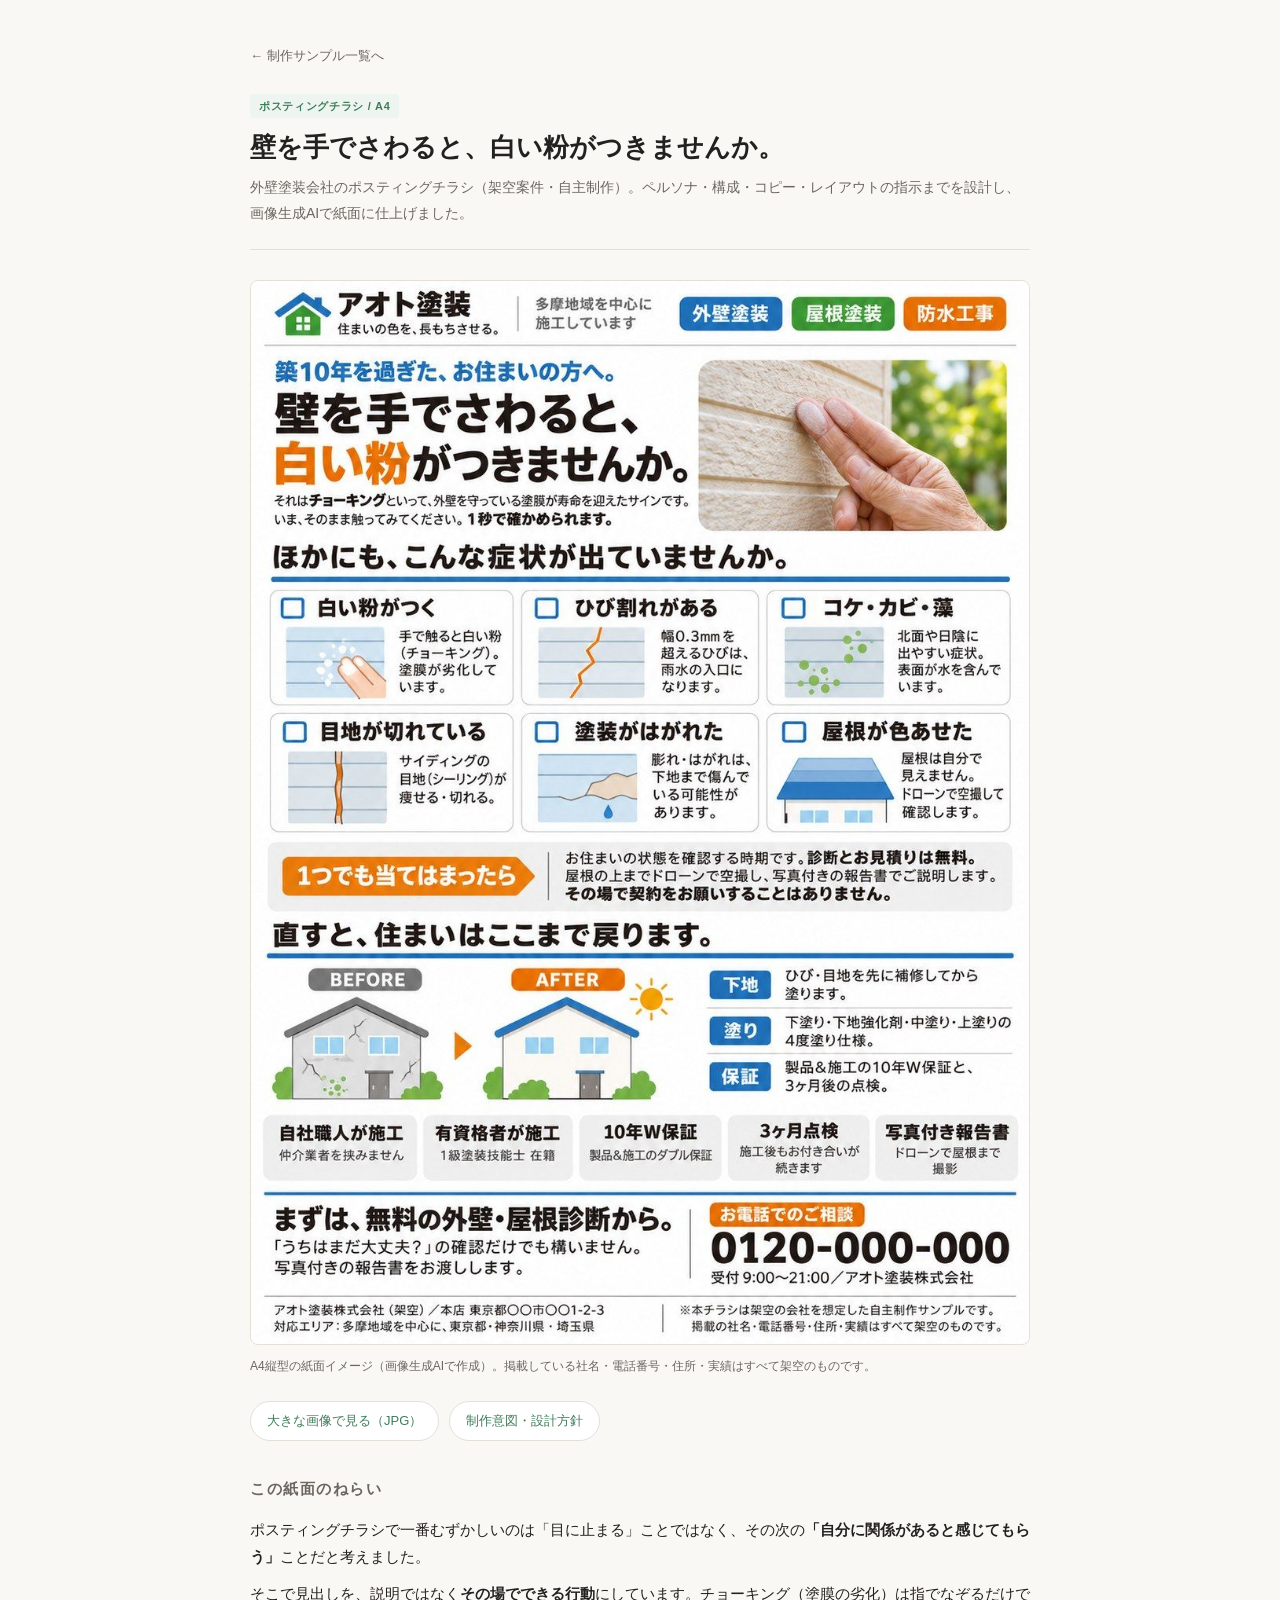
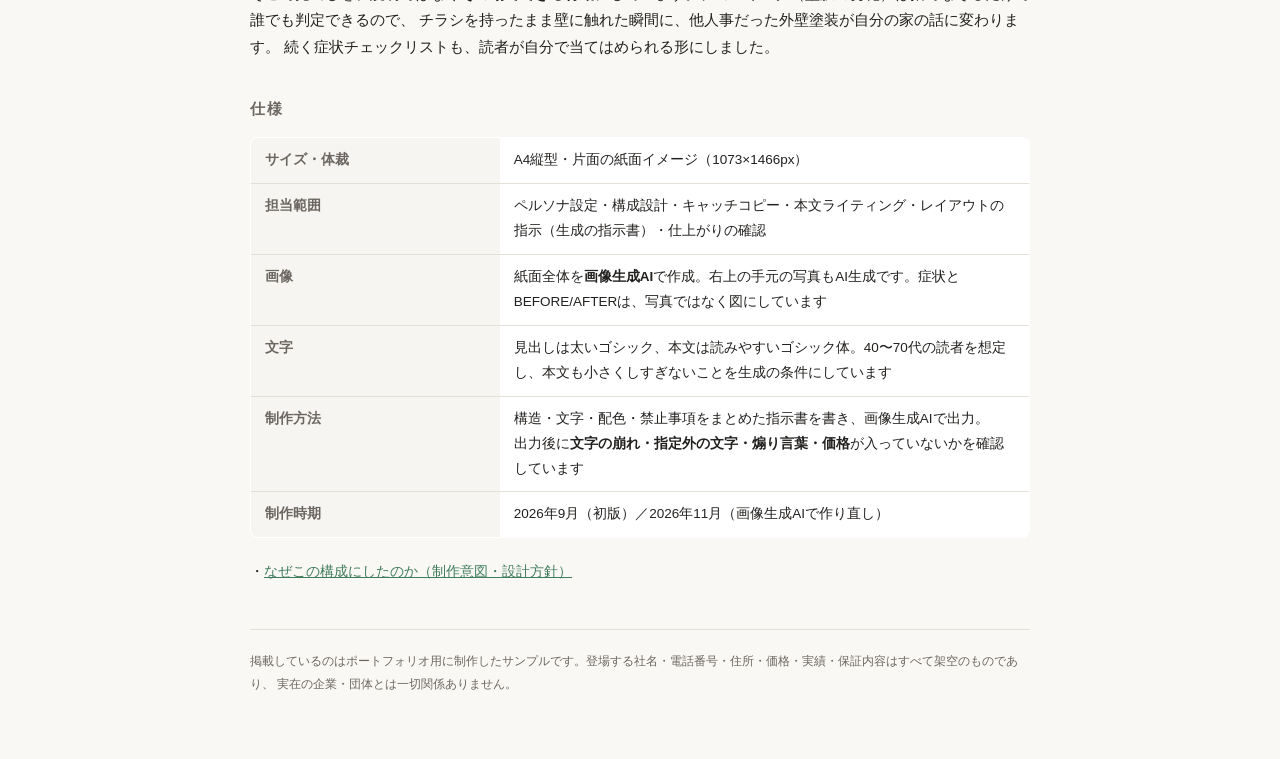
<file: flyer/index.html>
<!DOCTYPE html>
<html lang="ja">
<head>
<meta charset="UTF-8">
<meta name="viewport" content="width=device-width, initial-scale=1">
<meta name="robots" content="noindex, nofollow">
<title>外壁塗装のポスティングチラシ（A4）｜制作サンプル</title>
<style>
  :root {
    --ink: #23211f; --sub: #6b6660; --line: #e4e0d8;
    --bg: #faf8f4; --card: #ffffff; --accent: #3f7d5a;
  }
  * { box-sizing: border-box; }
  body {
    margin: 0; background: var(--bg); color: var(--ink);
    font-family: "Hiragino Sans", "Hiragino Kaku Gothic ProN", "Yu Gothic", "Noto Sans JP", sans-serif;
    line-height: 1.85; -webkit-text-size-adjust: 100%;
  }
  .wrap { max-width: 820px; margin: 0 auto; padding: 40px 20px 64px; }
  .back { font-size: 13px; color: var(--sub); text-decoration: none; }
  .back:hover { color: var(--accent); }
  header { border-bottom: 1px solid var(--line); padding-bottom: 22px; margin: 20px 0 30px; }
  .tag {
    display: inline-block; font-size: 11px; font-weight: 700; letter-spacing: .06em;
    color: var(--accent); background: #eef5f0; border-radius: 3px; padding: 2px 9px; margin-bottom: 10px;
  }
  h1 { font-size: 22px; margin: 0 0 8px; line-height: 1.5; }
  .sub { font-size: 14px; color: var(--sub); margin: 0; }
  figure { margin: 0 0 24px; }
  figure img {
    width: 100%; height: auto; display: block;
    border: 1px solid var(--line); border-radius: 8px; background: #fff;
  }
  figcaption { font-size: 12px; color: var(--sub); margin-top: 10px; }
  .dl { display: flex; flex-wrap: wrap; gap: 10px; margin: 0 0 28px; }
  .dl a {
    font-size: 13px; text-decoration: none; color: var(--accent);
    border: 1px solid var(--line); background: var(--card);
    border-radius: 999px; padding: 7px 16px;
  }
  .dl a:hover { border-color: var(--accent); }
  h2 { font-size: 15px; letter-spacing: .1em; color: var(--sub); font-weight: 700; margin: 34px 0 14px; }
  .spec { width: 100%; border-collapse: collapse; font-size: 13.5px; background: var(--card); border: 1px solid var(--line); border-radius: 8px; overflow: hidden; }
  .spec th, .spec td { text-align: left; padding: 10px 14px; border-bottom: 1px solid var(--line); vertical-align: top; }
  .spec tr:last-child th, .spec tr:last-child td { border-bottom: 0; }
  .spec th { width: 32%; color: var(--sub); font-weight: 700; background: #f7f5f1; }
  .links { margin: 22px 0 0; font-size: 13.5px; }
  .links a { color: var(--accent); }
  footer { margin-top: 44px; padding-top: 20px; border-top: 1px solid var(--line); font-size: 12px; color: var(--sub); }
  @media (min-width: 768px) { h1 { font-size: 26px; } }
</style>
</head>
<body>
<div class="wrap">

  <a class="back" href="../">← 制作サンプル一覧へ</a>

  <header>
    <span class="tag">ポスティングチラシ / A4</span>
    <h1>壁を手でさわると、白い粉がつきませんか。</h1>
    <p class="sub">外壁塗装会社のポスティングチラシ（架空案件・自主制作）。ペルソナ・構成・コピー・レイアウトの指示までを設計し、画像生成AIで紙面に仕上げました。</p>
  </header>

  <figure>
    <img src="flyer_web.jpg" alt="外壁塗装のポスティングチラシ A4 表面">
    <figcaption>A4縦型の紙面イメージ（画像生成AIで作成）。掲載している社名・電話番号・住所・実績はすべて架空のものです。</figcaption>
  </figure>

  <div class="dl">
    <a href="flyer_large.jpg">大きな画像で見る（JPG）</a>
    <a href="about.html">制作意図・設計方針</a>
  </div>

  <h2>この紙面のねらい</h2>
  <p style="font-size:14.5px;margin:0 0 10px">
    ポスティングチラシで一番むずかしいのは「目に止まる」ことではなく、その次の<strong>「自分に関係があると感じてもらう」</strong>ことだと考えました。
  </p>
  <p style="font-size:14.5px;margin:0">
    そこで見出しを、説明ではなく<strong>その場でできる行動</strong>にしています。チョーキング（塗膜の劣化）は指でなぞるだけで誰でも判定できるので、
    チラシを持ったまま壁に触れた瞬間に、他人事だった外壁塗装が自分の家の話に変わります。
    続く症状チェックリストも、読者が自分で当てはめられる形にしました。
  </p>

  <h2>仕様</h2>
  <table class="spec">
    <tr><th>サイズ・体裁</th><td>A4縦型・片面の紙面イメージ（1073×1466px）</td></tr>
    <tr><th>担当範囲</th><td>ペルソナ設定・構成設計・キャッチコピー・本文ライティング・レイアウトの指示（生成の指示書）・仕上がりの確認</td></tr>
    <tr><th>画像</th><td>紙面全体を<strong>画像生成AI</strong>で作成。右上の手元の写真もAI生成です。症状とBEFORE/AFTERは、写真ではなく図にしています</td></tr>
        <tr><th>文字</th><td>見出しは太いゴシック、本文は読みやすいゴシック体。40〜70代の読者を想定し、本文も小さくしすぎないことを生成の条件にしています</td></tr>
    <tr><th>制作方法</th><td>構造・文字・配色・禁止事項をまとめた指示書を書き、画像生成AIで出力。<br>出力後に<strong>文字の崩れ・指定外の文字・煽り言葉・価格</strong>が入っていないかを確認しています</td></tr>
    <tr><th>制作時期</th><td>2026年9月（初版）／2026年11月（画像生成AIで作り直し）</td></tr>
  </table>

  <p class="links">・<a href="about.html">なぜこの構成にしたのか（制作意図・設計方針）</a></p>

  <footer>
    掲載しているのはポートフォリオ用に制作したサンプルです。登場する社名・電話番号・住所・価格・実績・保証内容はすべて架空のものであり、
    実在の企業・団体とは一切関係ありません。
  </footer>

</div>
</body>
</html>
</file>
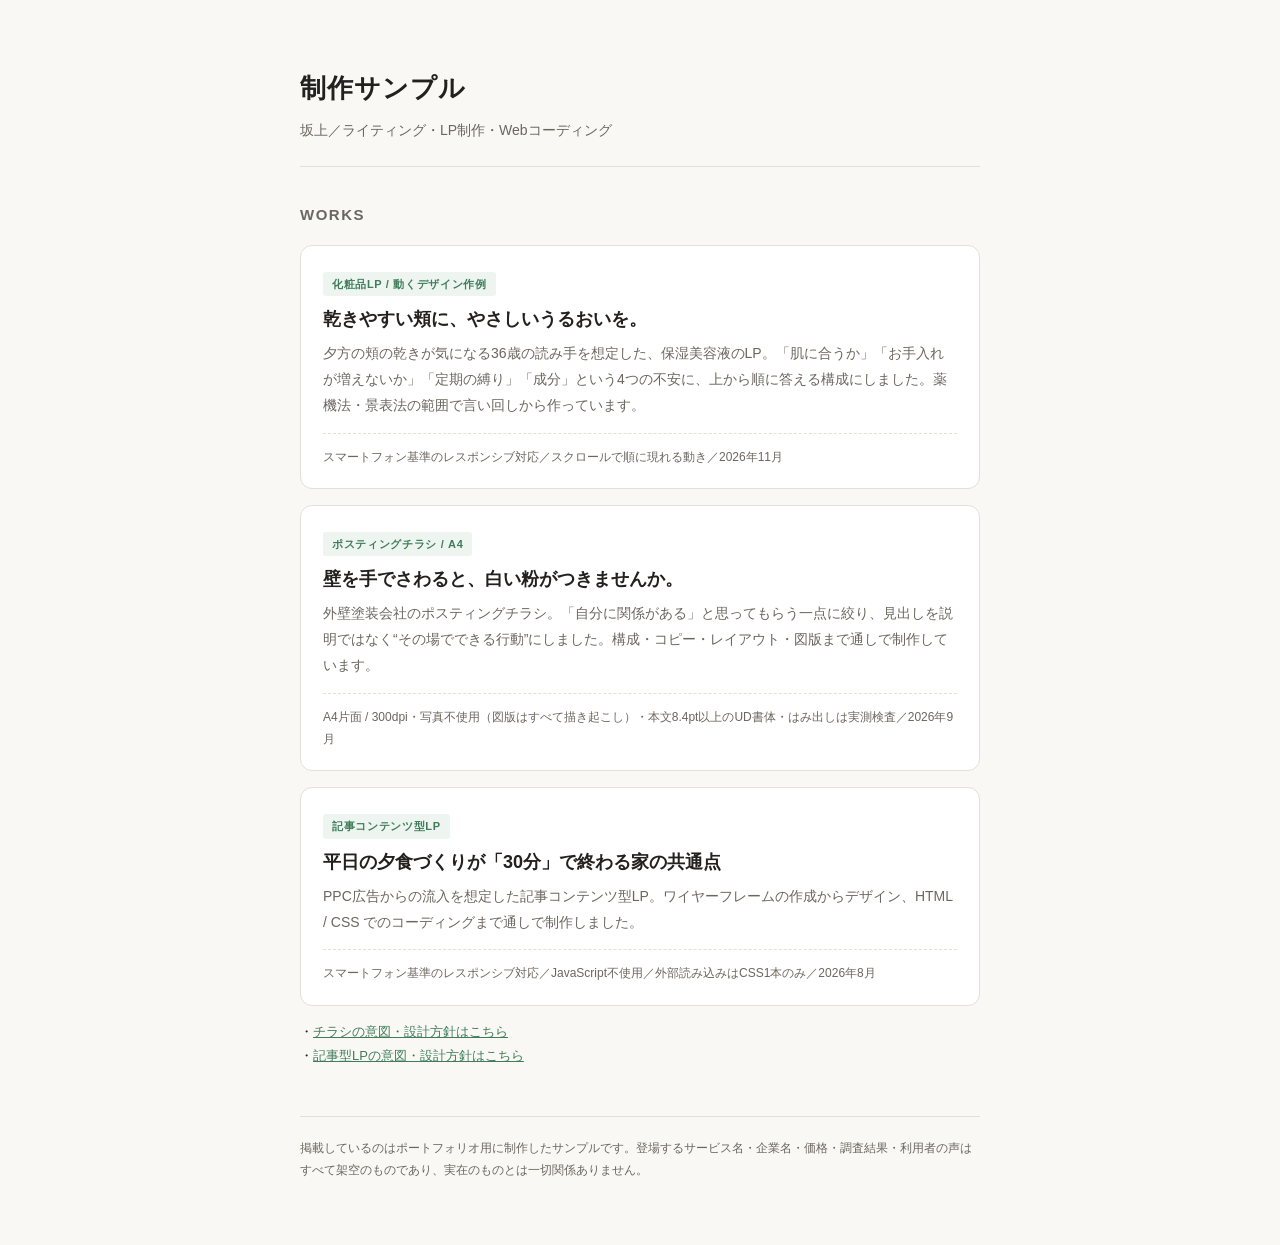
<file: index_backup_2026-11-16.html>
<!DOCTYPE html>
<html lang="ja">
<head>
<meta charset="UTF-8">
<meta name="viewport" content="width=device-width, initial-scale=1">
<meta name="robots" content="noindex, nofollow">
<title>制作サンプル｜坂上</title>
<style>
  :root {
    --ink: #23211f;
    --sub: #6b6660;
    --line: #e4e0d8;
    --bg: #faf8f4;
    --card: #ffffff;
    --accent: #3f7d5a;
  }
  * { box-sizing: border-box; }
  body {
    margin: 0;
    background: var(--bg);
    color: var(--ink);
    font-family: "Hiragino Sans", "Hiragino Kaku Gothic ProN", "Yu Gothic", "Noto Sans JP", sans-serif;
    line-height: 1.85;
    -webkit-text-size-adjust: 100%;
  }
  .wrap { max-width: 720px; margin: 0 auto; padding: 48px 20px 64px; }
  header { border-bottom: 1px solid var(--line); padding-bottom: 22px; margin-bottom: 34px; }
  h1 { font-size: 22px; margin: 0 0 6px; letter-spacing: 0.04em; }
  .sub { font-size: 14px; color: var(--sub); margin: 0; }
  h2 { font-size: 15px; letter-spacing: 0.1em; color: var(--sub); font-weight: 700; margin: 0 0 16px; }
  .work {
    display: block;
    background: var(--card);
    border: 1px solid var(--line);
    border-radius: 12px;
    padding: 22px 22px 20px;
    text-decoration: none;
    color: inherit;
    transition: border-color 0.15s ease, transform 0.15s ease;
  }
  .work:hover { border-color: var(--accent); transform: translateY(-2px); }
  .work + .work, .work + p + .work { margin-top: 16px; }
  .work__tag {
    display: inline-block; font-size: 11px; font-weight: 700; letter-spacing: 0.06em;
    color: var(--accent); background: #eef5f0; border-radius: 3px; padding: 2px 9px; margin-bottom: 10px;
  }
  .work__title { font-size: 18px; font-weight: 700; margin: 0 0 8px; line-height: 1.5; }
  .work__desc { font-size: 14px; color: var(--sub); margin: 0 0 14px; }
  .work__meta { font-size: 12px; color: var(--sub); border-top: 1px dashed var(--line); padding-top: 12px; margin: 0; }
  .links { margin: 14px 0 0; font-size: 13px; }
  .links a { color: var(--accent); }
  footer { margin-top: 48px; padding-top: 20px; border-top: 1px solid var(--line); font-size: 12px; color: var(--sub); }
  @media (min-width: 768px) { h1 { font-size: 26px; } .wrap { padding-top: 64px; } }
</style>
</head>
<body>
<div class="wrap">

  <header>
    <h1>制作サンプル</h1>
    <p class="sub">坂上／ライティング・LP制作・Webコーディング</p>
  </header>

  <h2>WORKS</h2>

  <a class="work" href="cosme-lp/">
    <span class="work__tag">化粧品LP / 動くデザイン作例</span>
    <p class="work__title">乾きやすい頬に、やさしいうるおいを。</p>
    <p class="work__desc">夕方の頬の乾きが気になる36歳の読み手を想定した、保湿美容液のLP。「肌に合うか」「お手入れが増えないか」「定期の縛り」「成分」という4つの不安に、上から順に答える構成にしました。薬機法・景表法の範囲で言い回しから作っています。</p>
    <p class="work__meta">スマートフォン基準のレスポンシブ対応／スクロールで順に現れる動き／2026年11月</p>
  </a>

  <a class="work" href="flyer/">
    <span class="work__tag">ポスティングチラシ / A4</span>
    <p class="work__title">壁を手でさわると、白い粉がつきませんか。</p>
    <p class="work__desc">外壁塗装会社のポスティングチラシ。「自分に関係がある」と思ってもらう一点に絞り、見出しを説明ではなく“その場でできる行動”にしました。構成・コピー・レイアウト・図版まで通しで制作しています。</p>
    <p class="work__meta">A4片面 / 300dpi・写真不使用（図版はすべて描き起こし）・本文8.4pt以上のUD書体・はみ出しは実測検査／2026年9月</p>
  </a>

  <a class="work" href="article-lp/">
    <span class="work__tag">記事コンテンツ型LP</span>
    <p class="work__title">平日の夕食づくりが「30分」で終わる家の共通点</p>
    <p class="work__desc">PPC広告からの流入を想定した記事コンテンツ型LP。ワイヤーフレームの作成からデザイン、HTML / CSS でのコーディングまで通しで制作しました。</p>
    <p class="work__meta">スマートフォン基準のレスポンシブ対応／JavaScript不使用／外部読み込みはCSS1本のみ／2026年8月</p>
  </a>

  <p class="links">
    ・<a href="flyer/about.html">チラシの意図・設計方針はこちら</a><br>
    ・<a href="article-lp/about.html">記事型LPの意図・設計方針はこちら</a>
  </p>

  <footer>
    掲載しているのはポートフォリオ用に制作したサンプルです。登場するサービス名・企業名・価格・調査結果・利用者の声はすべて架空のものであり、実在のものとは一切関係ありません。
  </footer>

</div>
</body>
</html>
</file>
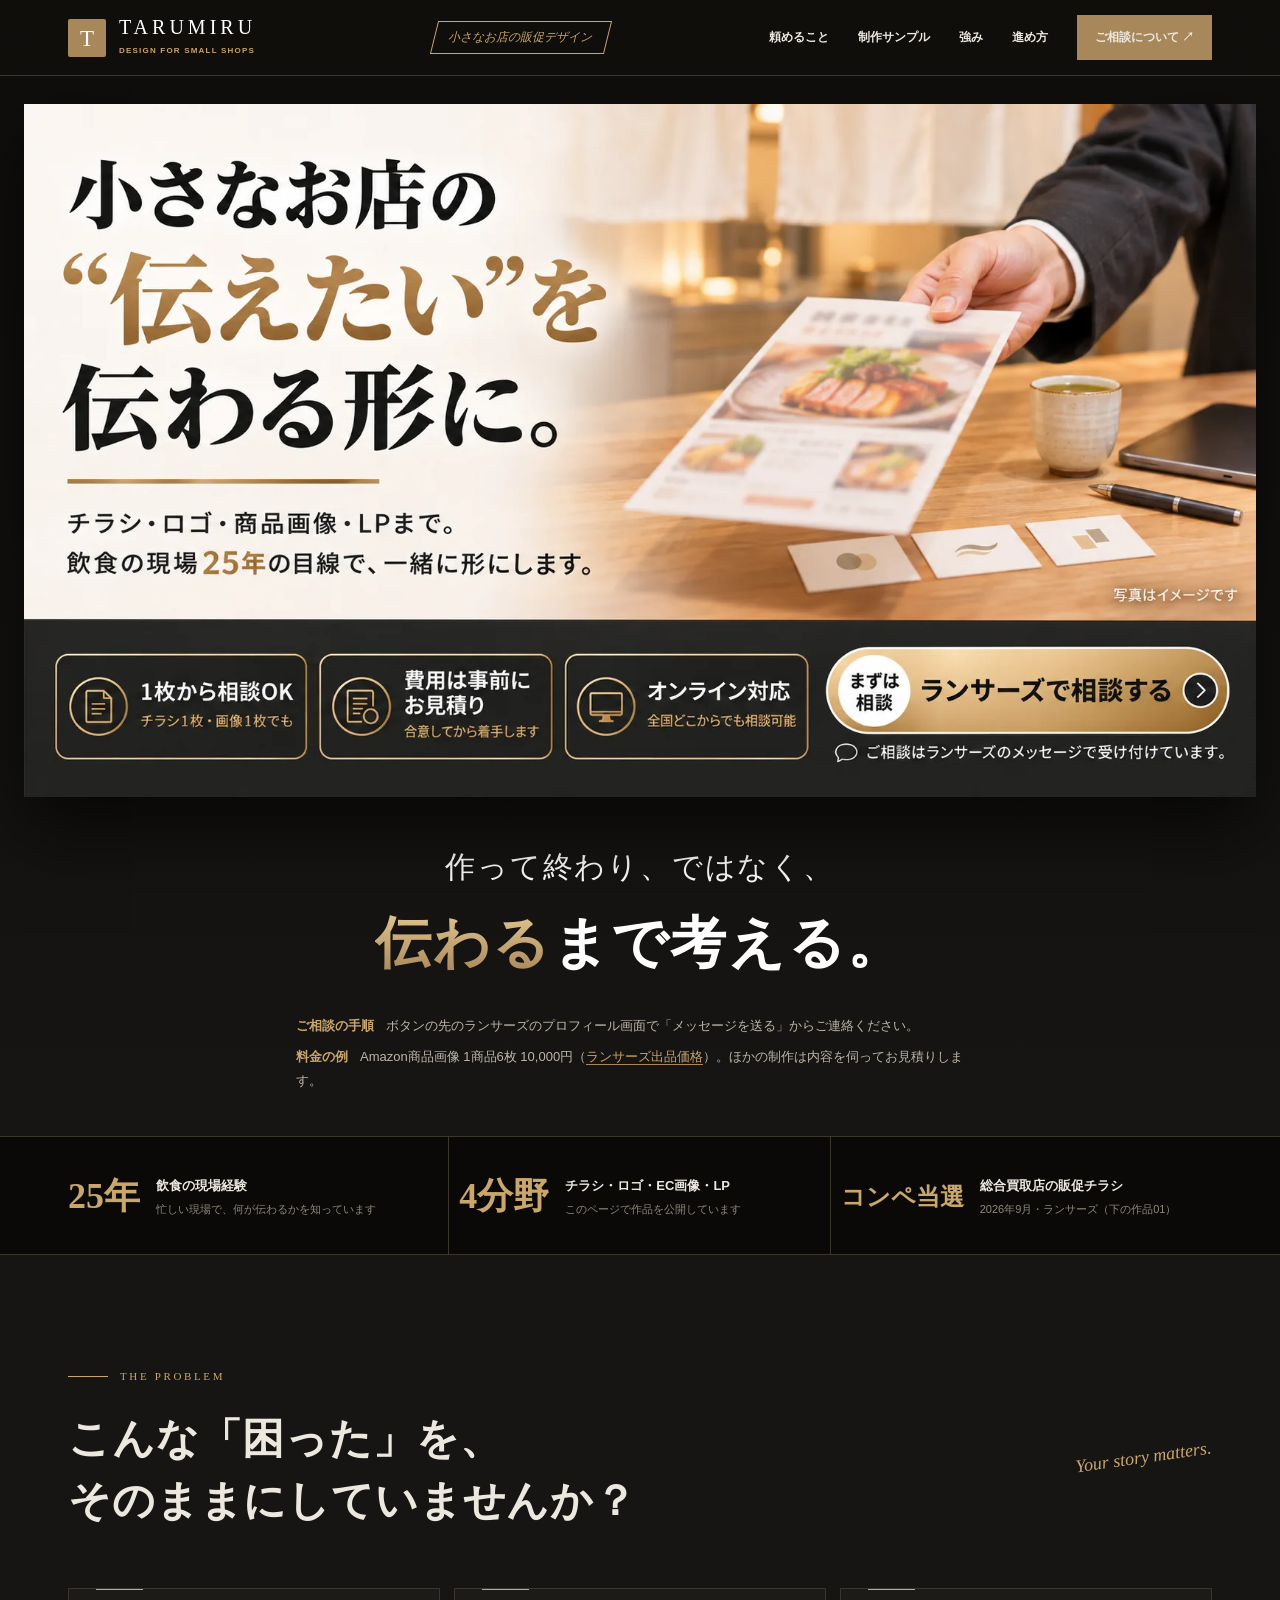
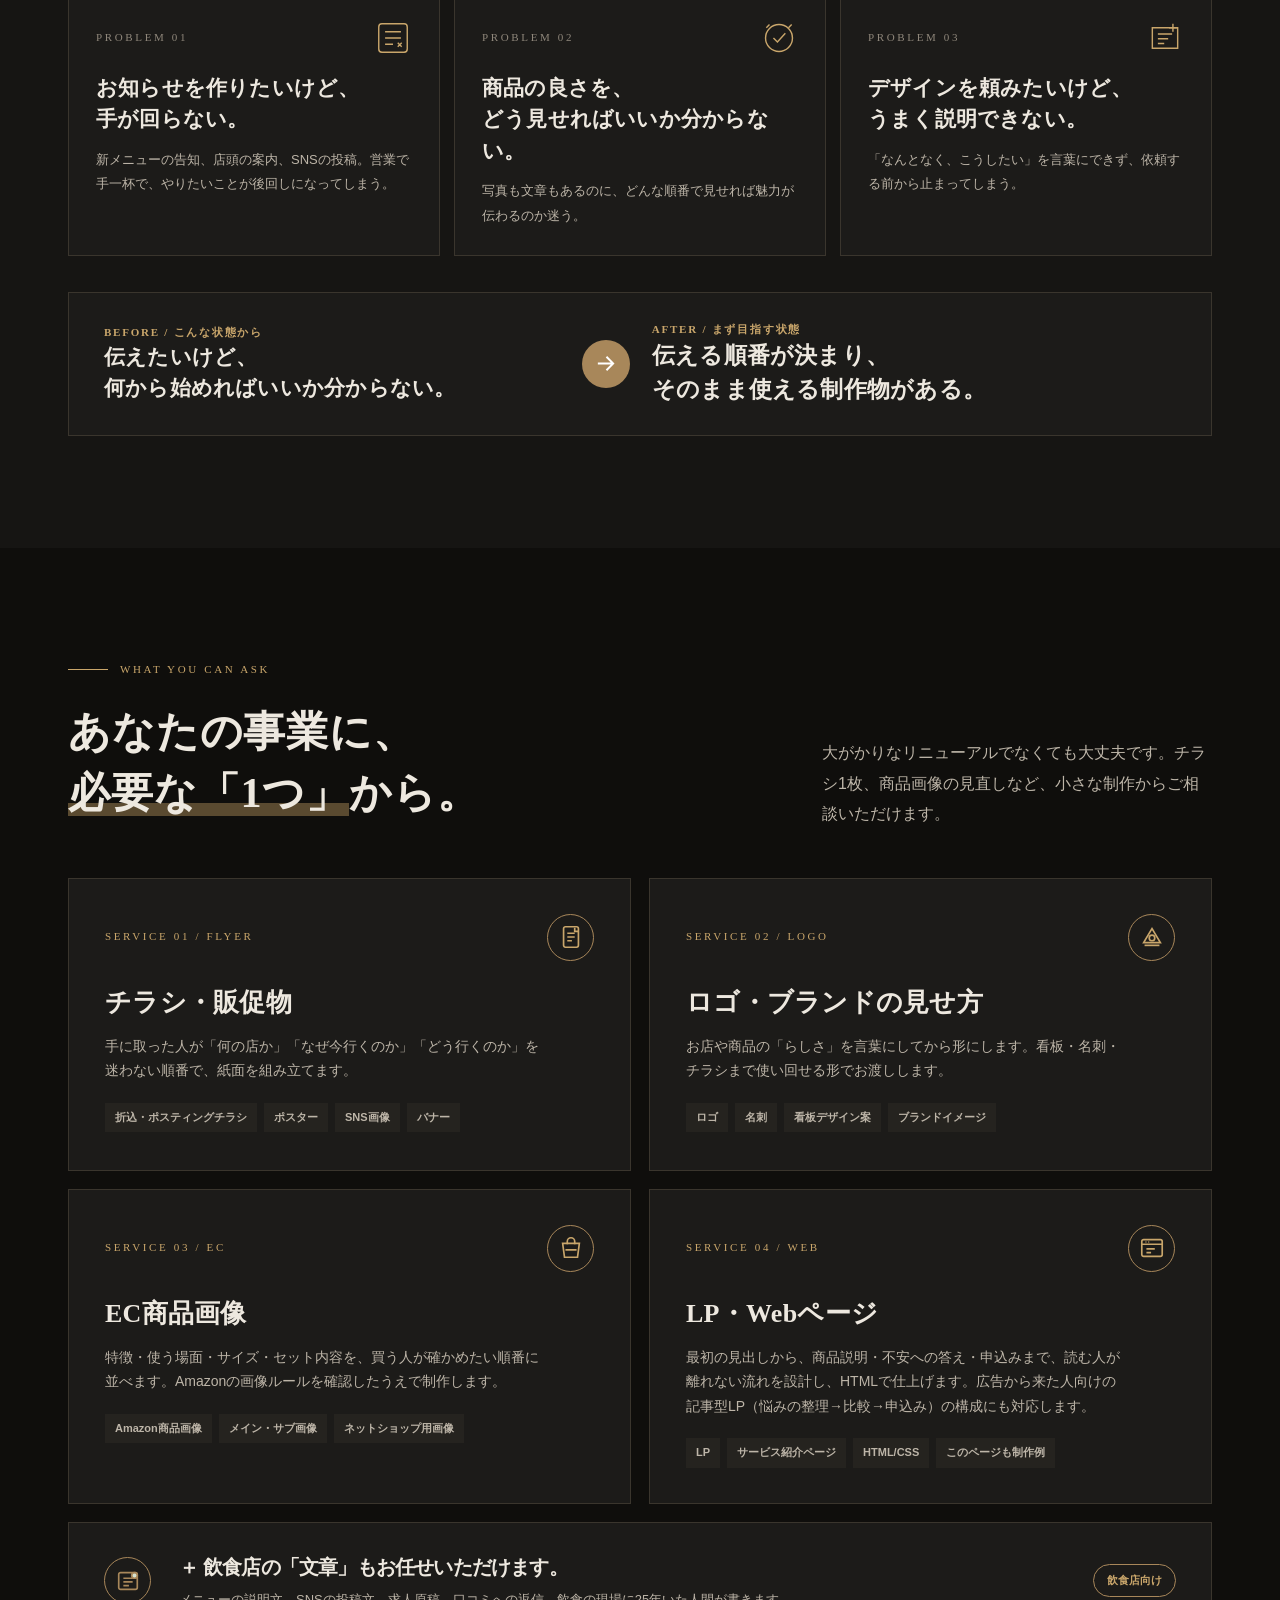
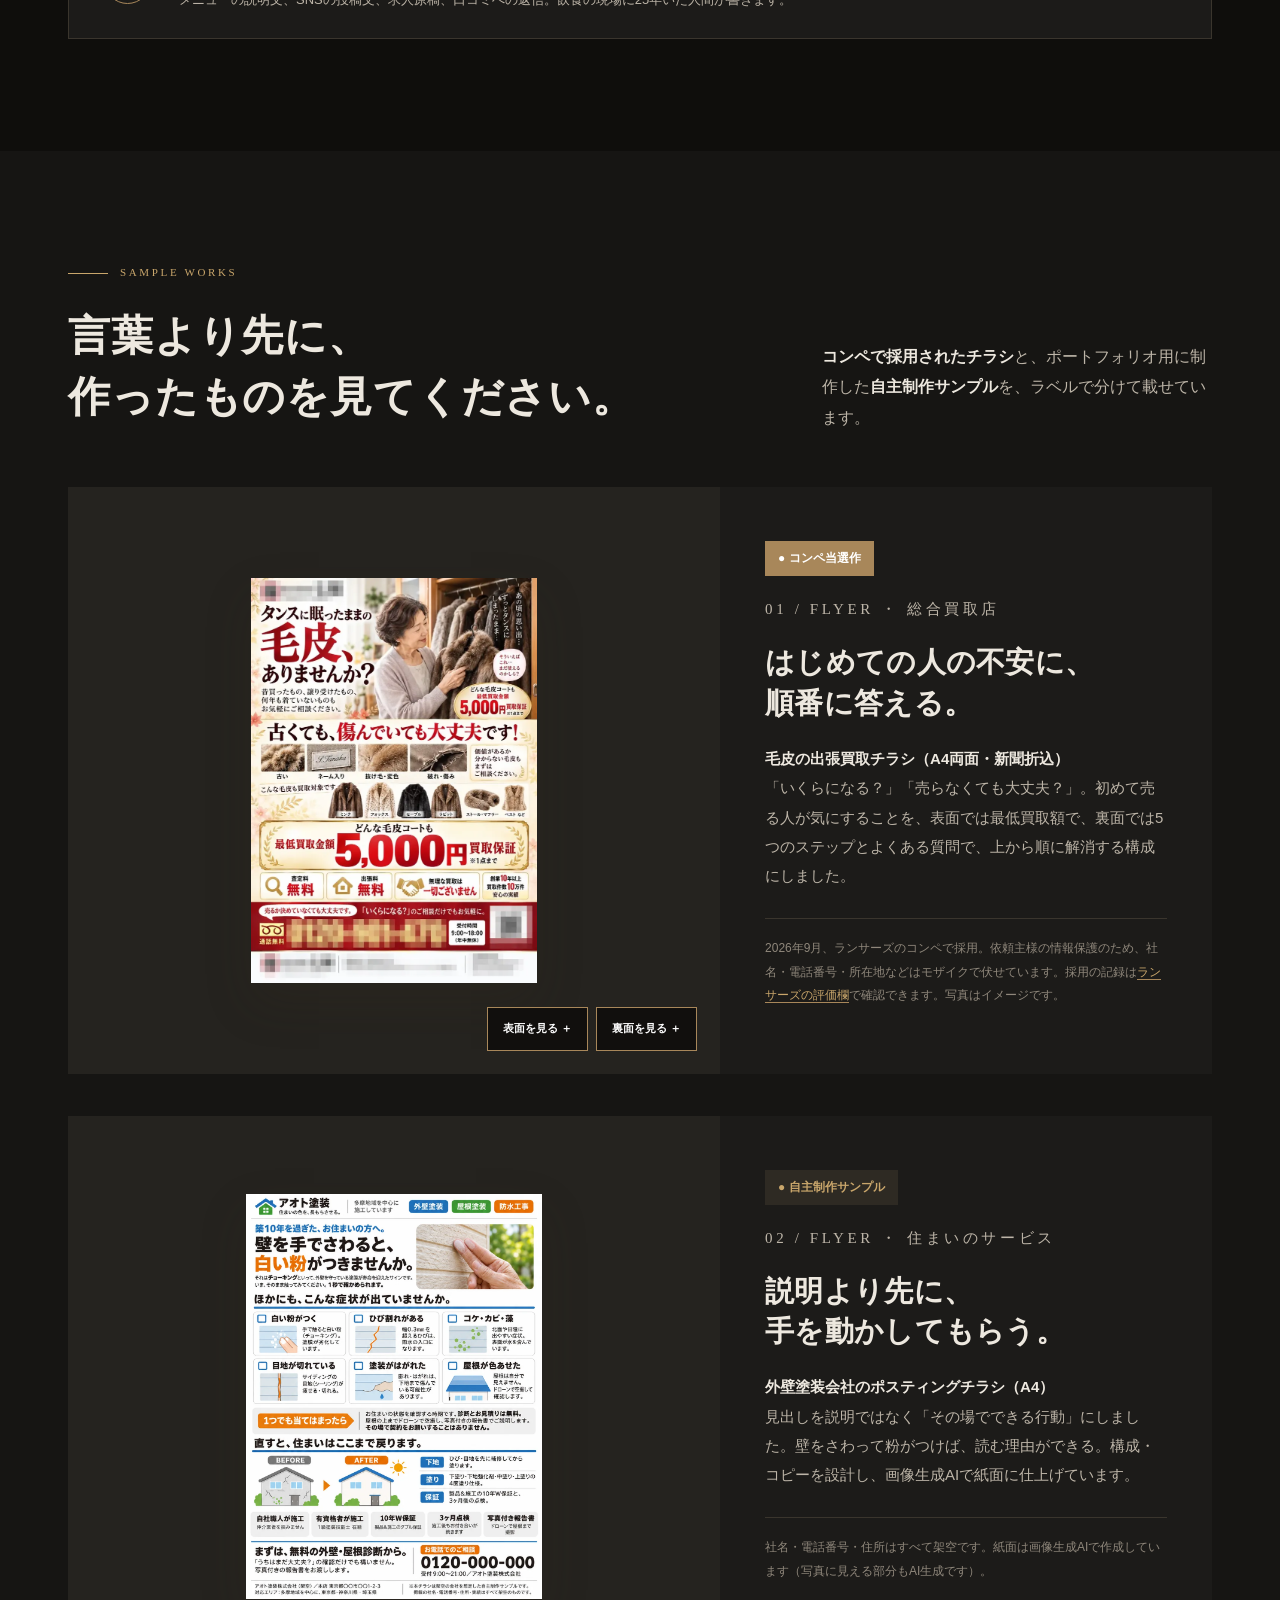
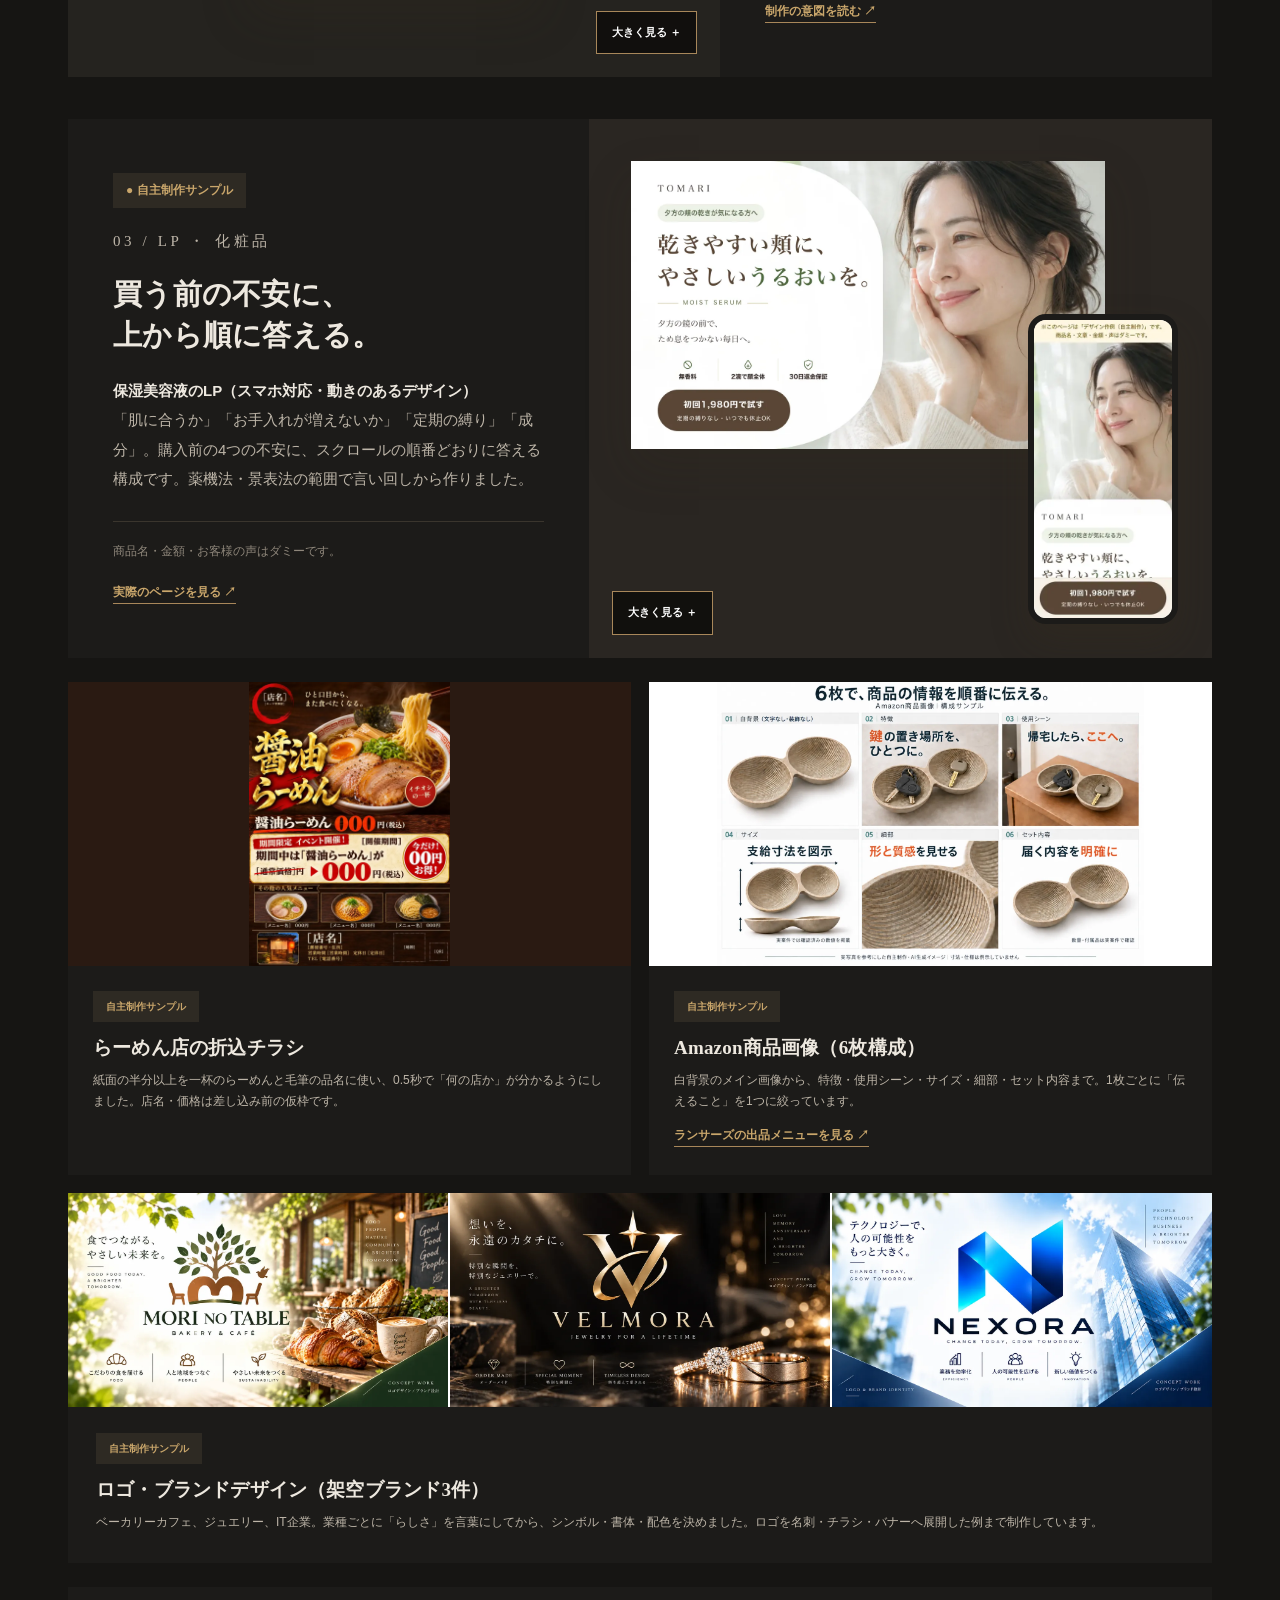
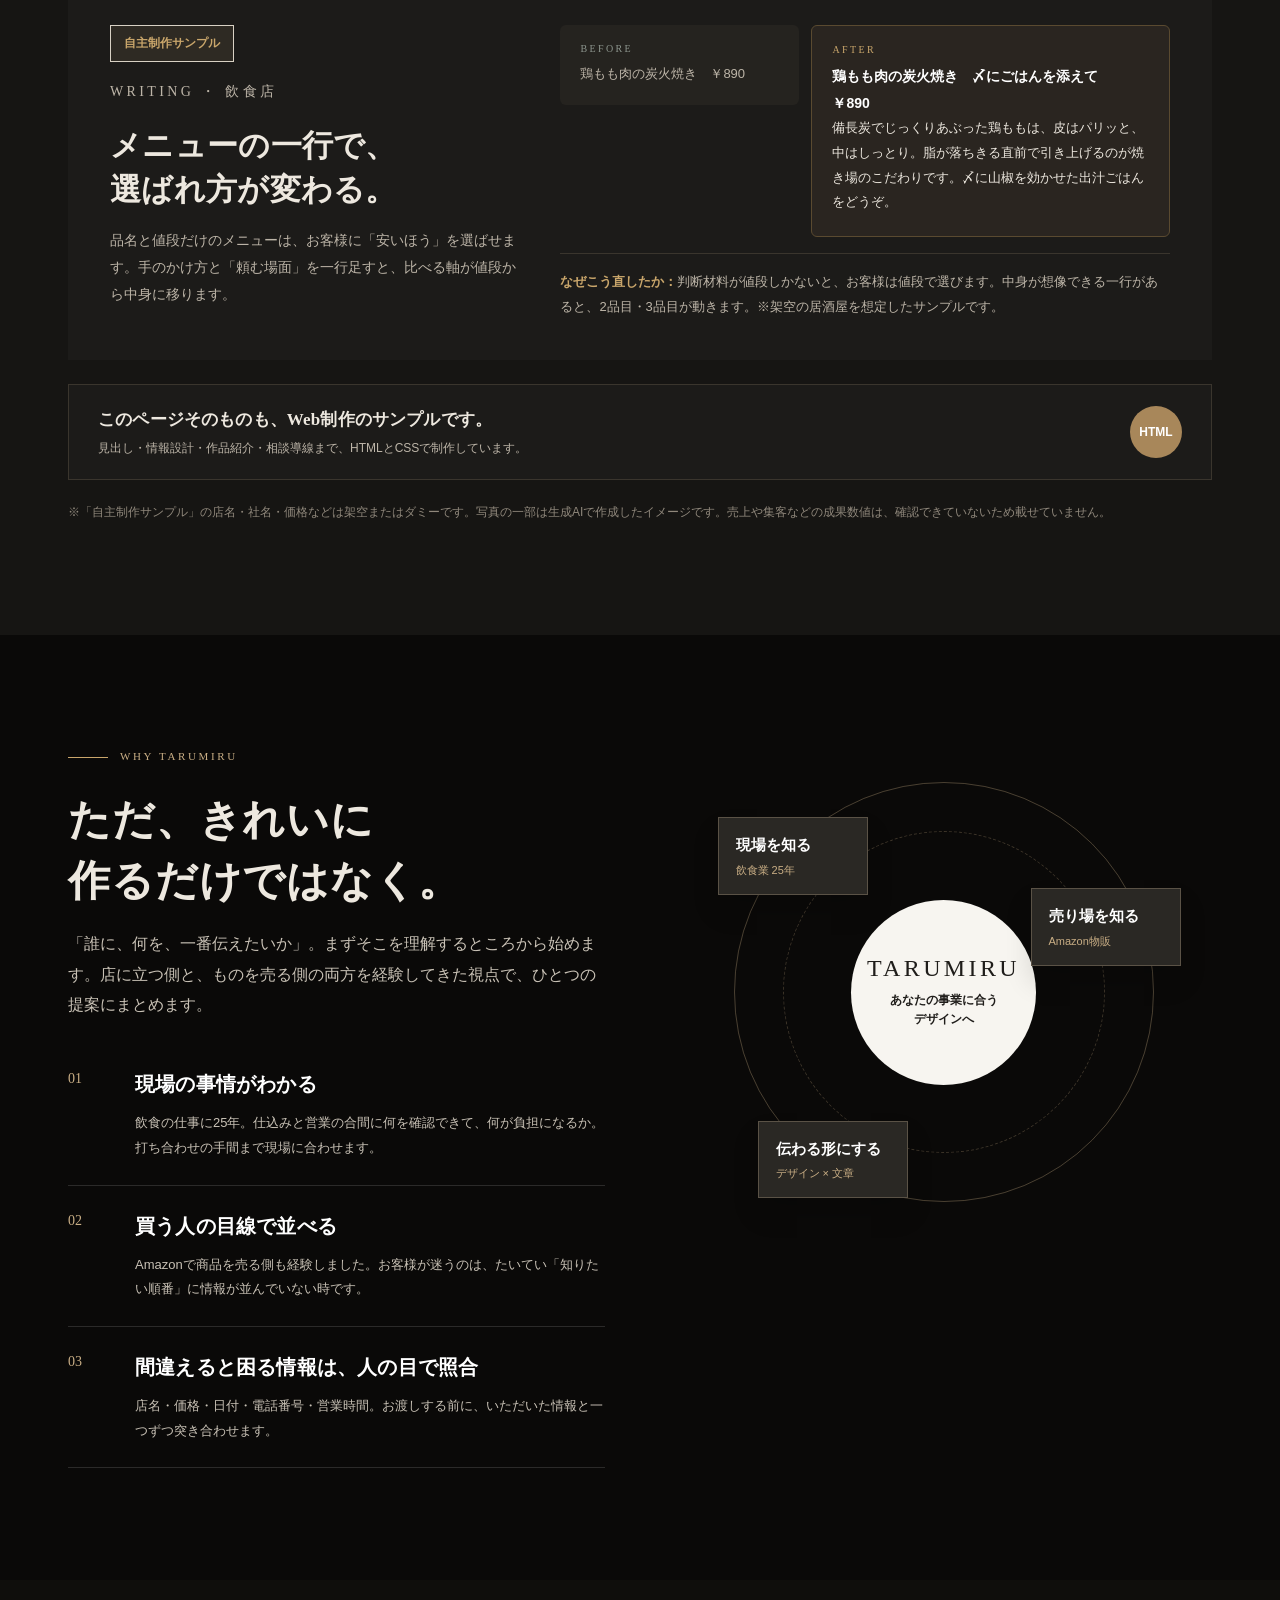
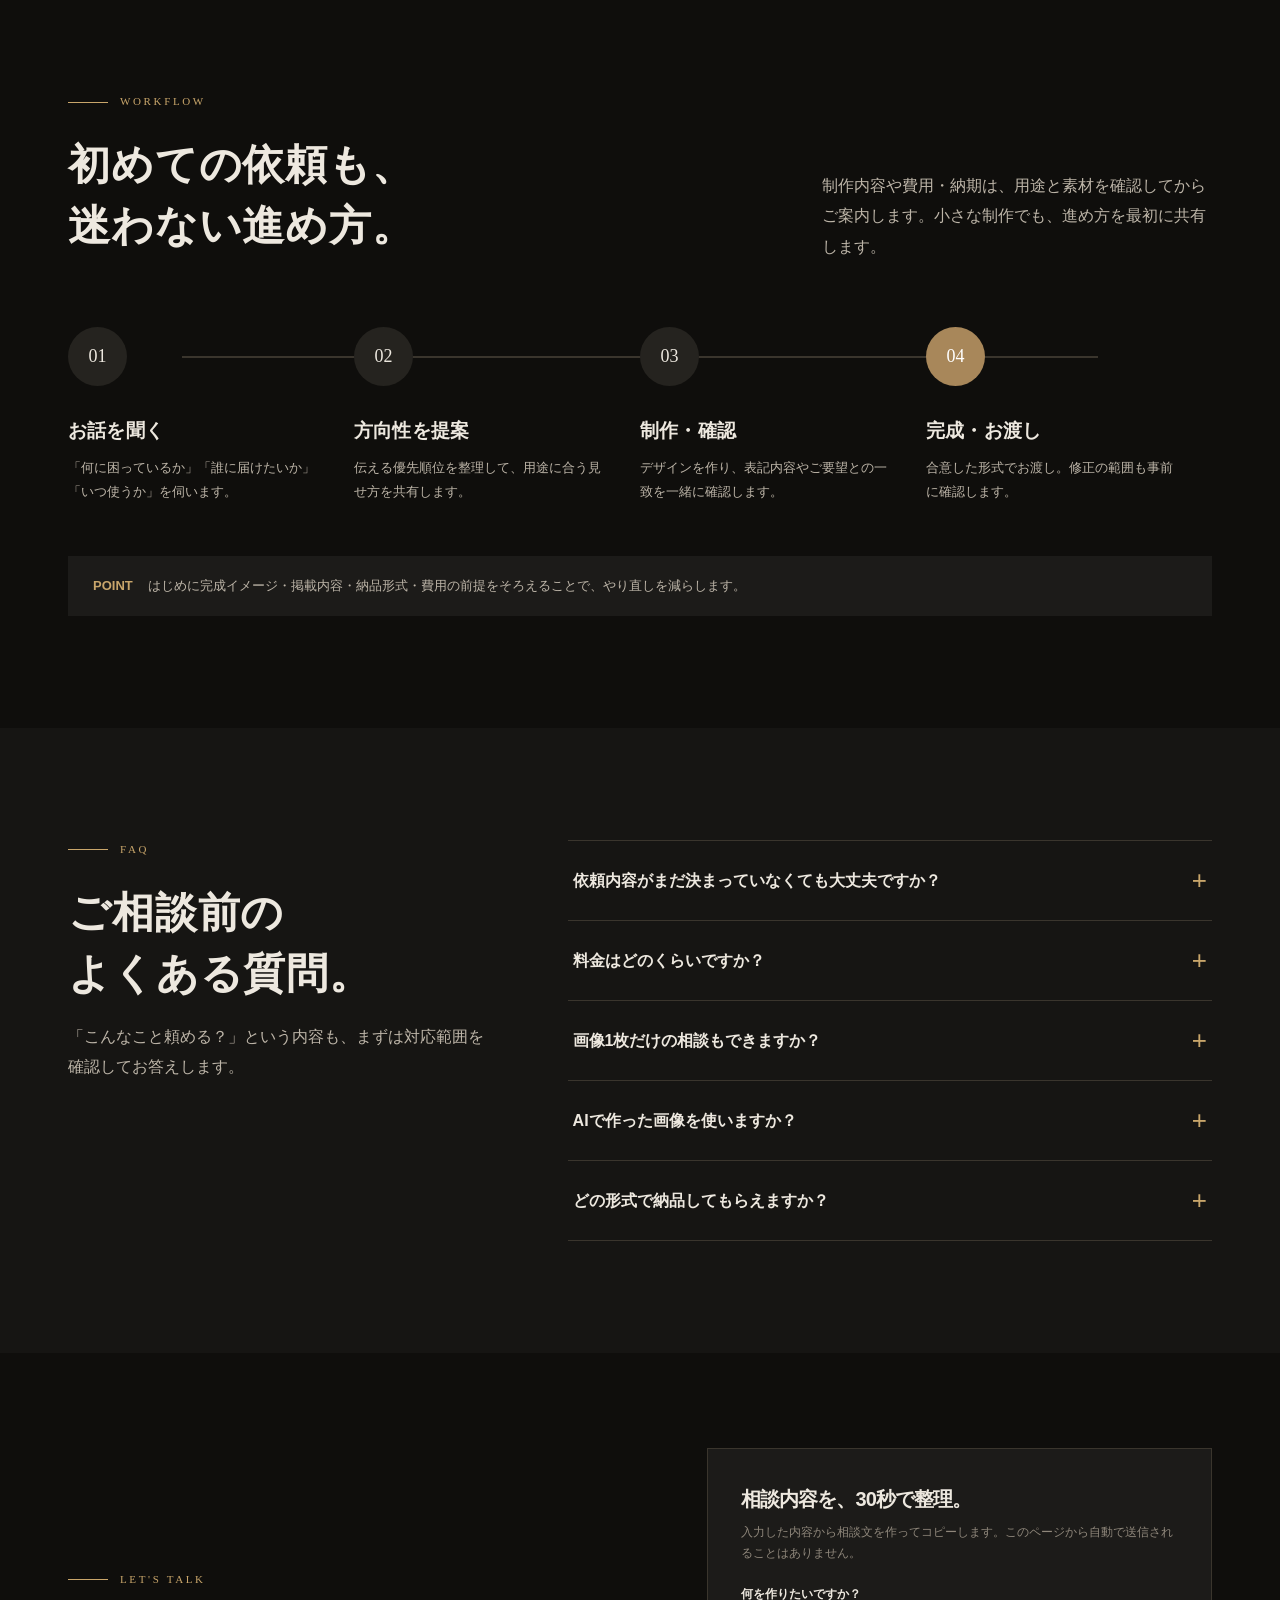
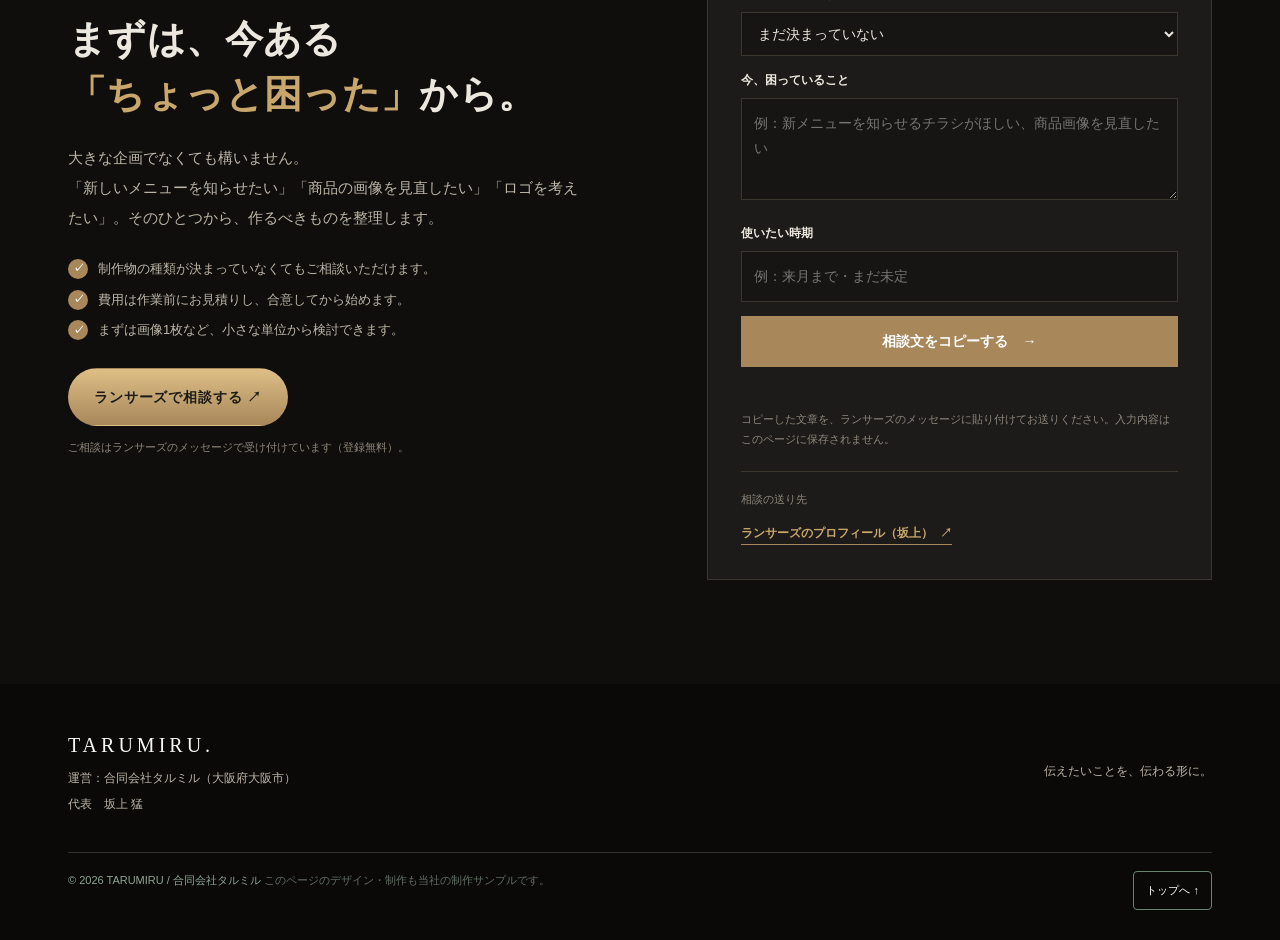
<file: index_backup_2026-11-25.html>
<!DOCTYPE html>
<html lang="ja">
<head>
<meta charset="UTF-8">
<meta name="viewport" content="width=device-width,initial-scale=1">
<meta name="description" content="TARUMIRU（合同会社タルミル）｜飲食の現場に25年。小さなお店と事業のチラシ・ロゴ・EC商品画像・LPを制作します。">
<title>TARUMIRU｜小さなお店の販促デザイン（チラシ・ロゴ・商品画像・LP）</title>
<meta name="theme-color" content="#142C24">
<style>
:root{--pine:#142c24;--pine2:#1d3c30;--ink:#192b24;--cream:#f8f7f2;--cream2:#f1f0e9;--paper:#ffffff;--orange:#f2744b;--orange2:#f6a27e;--muted:#6c756e;--line:#dedfd5;--lightgreen:#e2ece4;--max:1216px;--ease:cubic-bezier(.2,.8,.2,1)}
*{box-sizing:border-box}html{scroll-behavior:smooth;scroll-padding-top:82px}body{margin:0;color:var(--ink);background:var(--cream);font-family:-apple-system,BlinkMacSystemFont,"Hiragino Kaku Gothic ProN","Hiragino Sans","Yu Gothic",Meiryo,sans-serif;font-size:16px;line-height:1.75;-webkit-font-smoothing:antialiased}a{color:inherit;text-decoration:none}button,input,textarea,select{font:inherit}button{cursor:pointer}img{max-width:100%;display:block}svg{display:block}::selection{background:#f6b18d;color:var(--ink)}:focus-visible{outline:3px solid var(--orange);outline-offset:4px}h1,h2,h3,p{margin-top:0}main{overflow:hidden}.container{max-width:var(--max);margin:0 auto;padding:0 36px}.section{padding:112px 0}.eyebrow{font-family:Arial,sans-serif;font-size:11px;letter-spacing:.22em;font-weight:800;text-transform:uppercase;color:#65766d;display:flex;gap:12px;align-items:center;margin:0 0 22px}.eyebrow::before{content:"";width:28px;height:2px;background:var(--orange)}.display{font-weight:900;letter-spacing:-.075em;line-height:1.24}.section-heading{font-weight:900;font-size:clamp(34px,4.2vw,58px);letter-spacing:-.067em;line-height:1.3;margin-bottom:18px}.section-intro{color:var(--muted);max-width:670px;font-size:16px;line-height:1.9}.serif{font-family:"Hiragino Mincho ProN","Yu Mincho",YuMincho,serif;font-weight:700}.accent{color:var(--orange)}.emphasis{background:linear-gradient(transparent 70%,#ffd2b9 70%)}.btn{display:inline-flex;align-items:center;justify-content:center;gap:20px;min-height:58px;padding:0 25px;border:1px solid transparent;border-radius:6px;line-height:1.35;font-weight:800;font-size:14px;transition:transform .25s var(--ease),background .25s var(--ease),box-shadow .25s var(--ease)}.btn:hover{transform:translateY(-2px)}.btn svg{width:18px;height:18px;flex:none}.btn-primary{background:var(--orange);color:#19251f;box-shadow:0 10px 22px #f2744b22}.btn-primary:hover{background:#ff9771}.btn-ghost{border-color:#a0b2a8;color:white;background:#ffffff0a}.btn-ghost:hover{background:#ffffff20}.btn-outline{border-color:#b9c3b9;background:transparent}.btn-outline:hover{background:#e8eee8}.pill{display:inline-flex;gap:8px;align-items:center;background:#fff;border:1px solid var(--line);padding:7px 13px;border-radius:99px;font-size:12px;font-weight:800}.section-head-with-side{display:flex;justify-content:space-between;gap:48px;align-items:end}.section-head-with-side .section-intro{max-width:390px;margin-bottom:12px}
/* header */
.site-header{background:#f8f7f2ed;backdrop-filter:blur(18px);border-bottom:1px solid #dbded6;position:sticky;top:0;z-index:100;height:76px;display:flex;align-items:center}.head-inner{display:flex;align-items:center;justify-content:space-between;width:100%;gap:20px}.wordmark{font-family:Arial,sans-serif;display:flex;align-items:center;gap:13px;min-width:max-content}.logo-box{height:38px;width:38px;background:var(--pine);display:grid;place-items:center;color:#fff;font-size:23px;font-weight:900;letter-spacing:-.1em;border-radius:7px;transform:rotate(-7deg)}.wordmark strong{display:block;font-size:20px;letter-spacing:.105em;line-height:1}.wordmark small{font-size:8px;letter-spacing:.15em;font-weight:800;color:#6b756e;display:block;margin-top:7px}.main-nav{display:flex;align-items:center;gap:29px;font-size:12px;font-weight:800}.main-nav a:not(.nav-cta):hover{color:#dd6a44}.nav-cta{background:var(--pine);color:#fff;padding:12px 18px;border-radius:4px}.nav-cta:hover{background:#2f5646}.mobile-nav-button{display:none;border:0;background:transparent;color:var(--ink);font-size:12px;font-weight:800}.progress{position:absolute;bottom:-1px;left:0;height:2px;background:var(--orange);width:0;z-index:5}
 .nav-cta-short{display:none}
/* hero */
.hero{background:var(--pine);color:white;position:relative;isolation:isolate}.hero:before{content:"";position:absolute;inset:0;background:radial-gradient(ellipse 40% 65% at 89% 41%,#436b4b6a,transparent 80%),radial-gradient(ellipse 28% 40% at 5% 100%,#20574166,transparent 85%);z-index:-2}.hero:after{content:"T";font-family:Arial,sans-serif;position:absolute;right:-12%;bottom:-31%;font-size:min(72vw,1000px);font-weight:900;line-height:1;color:#ffffff05;pointer-events:none;z-index:-1;transform:rotate(-20deg)}.hero-grid{display:grid;grid-template-columns:1.04fr .96fr;align-items:center;min-height:680px;padding-top:66px;padding-bottom:50px;gap:3%}.hero-text{position:relative;z-index:2}.hero .eyebrow{color:#b5cabc}.hero .eyebrow:before{background:var(--orange)}.hero h1{font-size:clamp(43px,4.75vw,72px);max-width:690px;margin:0 0 28px;line-height:1.31;font-weight:900;letter-spacing:-.078em}.hero h1 .accent{position:relative;white-space:nowrap}.hero h1 .accent:after{content:"";position:absolute;left:3px;right:0;bottom:-6px;height:8px;background:var(--orange);transform:rotate(-1.4deg);clip-path:polygon(0 20%,100% 0,99% 70%,1% 100%)}.hero-lead{max-width:540px;color:#d5dfd6;font-size:17px;line-height:2.05;font-weight:550;margin:0 0 32px}.hero-actions{display:flex;gap:14px;flex-wrap:wrap;margin-bottom:33px}.hero-note{display:flex;gap:12px;align-items:flex-start;color:#a9bdae;font-size:13px}.hero-note:before{content:"";width:7px;height:7px;background:#f08c67;border-radius:99px;margin-top:9px;flex:none}.hero-art{height:560px;position:relative;margin-left:3%;z-index:1}.hero-ring{position:absolute;width:520px;height:520px;top:12px;left:26px;border-radius:50%;border:1px solid #b5c7aa30}.hero-ring:after{content:"";position:absolute;inset:44px;border-radius:50%;border:1px solid #b5c7aa22}.hero-art .sheet{position:absolute;background:#fff;padding:10px;box-shadow:0 28px 70px #0006;overflow:hidden;transition:transform .3s var(--ease)}.hero-art .sheet img{height:100%;width:100%;object-fit:cover}.hero-art .art-a{left:4%;top:11%;width:50%;height:80%;transform:rotate(-6deg);border-radius:3px}.hero-art .art-a img{object-fit:cover;object-position:top}.hero-art .art-a:hover{transform:rotate(-4deg) translateY(-8px)}.hero-art .art-b{left:54%;top:3%;width:37%;height:55%;transform:rotate(7deg);border-radius:3px}.hero-art .art-b img{object-fit:cover;object-position:center}.hero-art .art-b:hover{transform:rotate(5deg) translateY(-8px)}.hero-art .art-c{left:53%;top:62%;width:41%;height:31%;transform:rotate(3deg);border-radius:3px}.hero-art .art-c img{object-fit:contain}.hero-art .art-c:hover{transform:rotate(0) translateY(-8px)}.hero-floating{position:absolute;left:-3%;bottom:1%;background:#f8f8f2;color:var(--pine);padding:12px 17px;border-radius:5px;box-shadow:0 12px 28px #0003;display:flex;gap:10px;align-items:center;font-weight:800;font-size:12px;transform:rotate(2deg)}.hero-floating b{height:9px;width:9px;border-radius:50%;background:var(--orange)}.hero-facts{border-top:1px solid #ffffff2a;background:#12261f}.facts-grid{display:grid;grid-template-columns:repeat(3,1fr)}.fact{display:flex;gap:16px;align-items:center;padding:28px 10px 26px;border-right:1px solid #ffffff18}.fact:first-child{padding-left:0}.fact:last-child{border:0}.fact .number{font-family:Arial,sans-serif;font-size:36px;font-weight:900;letter-spacing:-.06em;white-space:nowrap;color:#ffa77d}.fact .number.word{font-size:21px}.fact strong{display:block;font-size:13px}.fact span{display:block;color:#aebeb1;font-size:11px;line-height:1.65;margin-top:3px}
/* pains */
.why{background:#fff}.section-topline{display:flex;align-items:center;justify-content:space-between;gap:30px}.section-topline .handwriting{font-family:"Hiragino Mincho ProN",serif;color:#df916c;transform:rotate(-8deg);font-size:18px}.pain-grid{display:grid;grid-template-columns:repeat(3,1fr);gap:14px;margin-top:39px}.pain{border:1px solid #e1e4dd;border-radius:8px;padding:30px 27px 26px;background:#f8f8f4;position:relative;min-height:242px;display:flex;flex-direction:column}.pain:before{content:"";position:absolute;left:27px;top:0;width:47px;height:4px;background:var(--orange)}.pain .pain-top{display:flex;justify-content:space-between;align-items:center;margin-bottom:16px}.pain .label{font-size:11px;letter-spacing:.13em;color:#8c958d;font-weight:900}.pain .ic{width:38px;height:38px;color:#869d8d}.pain h3{font-size:21px;letter-spacing:-.045em;line-height:1.5;margin-bottom:12px}.pain p{font-size:13px;color:#687168;line-height:1.9;margin-bottom:0}.translation{margin-top:36px;background:var(--lightgreen);padding:27px 35px;border-radius:6px;display:grid;grid-template-columns:1fr auto 1.15fr;align-items:center;gap:22px}.translation .small{font-size:11px;color:#597263;font-weight:900;letter-spacing:.16em}.translation .before{font-size:21px;font-weight:850;letter-spacing:-.05em;line-height:1.5}.translation .to{background:var(--pine);width:48px;height:48px;display:grid;place-items:center;border-radius:50%;color:white}.translation .after{font-size:23px;font-weight:900;letter-spacing:-.05em;line-height:1.5}
/* services */
.services{background:var(--cream)}.services-grid{display:grid;grid-template-columns:repeat(2,minmax(0,1fr));gap:18px;margin-top:36px}.service{padding:35px 36px;min-height:293px;background:#fff;border:1px solid #e5e5de;border-radius:7px;position:relative;overflow:hidden;transition:transform .3s var(--ease),box-shadow .3s var(--ease)}.service:hover{transform:translateY(-4px);box-shadow:0 16px 38px #1b302710}.service-head{display:flex;justify-content:space-between;align-items:center;margin-bottom:24px}.service-index{font-family:Arial,sans-serif;color:#dd704d;font-weight:900;letter-spacing:.13em;font-size:11px}.service-icon{height:47px;width:47px;border-radius:11px;display:grid;place-items:center;background:#f9ebe3;color:#e17b56}.service-icon svg{width:26px;height:26px}.service h3{font-size:26px;letter-spacing:-.052em;line-height:1.4;margin-bottom:13px}.service p{color:#5c6b60;font-size:14px;max-width:440px;margin-bottom:20px}.tags{display:flex;flex-wrap:wrap;gap:7px}.tags span{font-size:11px;background:#f3f4ed;color:#687469;padding:5px 10px;border-radius:3px;font-weight:700}.service-quiet{display:flex;gap:28px;background:#e5ede6;border:1px solid #dce5dd;border-radius:7px;padding:27px 35px;margin-top:18px;align-items:center}.service-quiet .service-icon{background:#cfdfcf;color:#345b41;flex:none}.service-quiet strong{display:block;font-size:20px;letter-spacing:-.04em;margin-bottom:4px}.service-quiet p{font-size:13px;margin:0;color:#506d56}.service-quiet .micro{margin-left:auto;border:1px solid #b4c5b7;border-radius:99px;padding:6px 13px;color:#48654d;font-weight:800;font-size:11px;white-space:nowrap}
/* works */
.works{background:#e9ede5}.work-feature{margin-top:42px;display:grid;grid-template-columns:1.14fr .86fr;background:#fff;border-radius:9px;overflow:hidden;min-height:500px}.work-visual{background:#d9dfd0;position:relative;padding:42px;display:grid;place-items:center;min-height:490px}.work-visual:before{content:"";position:absolute;inset:0;background-image:radial-gradient(#47654c1f 1px,transparent 1px);background-size:17px 17px;opacity:.55}.work-visual img{position:relative;width:auto;height:405px;max-width:100%;object-fit:contain;box-shadow:0 23px 48px #24322537;background:#fff}.view-full{position:absolute;right:23px;bottom:23px;border:1px solid #ffffff7a;background:#18362be8;color:#fff;border-radius:4px;padding:11px 15px;font-size:11px;font-weight:800}.view-full:hover{background:#355d49}.work-info{padding:54px 45px;display:flex;flex-direction:column;justify-content:center}.work-type{font-size:11px;font-weight:900;letter-spacing:.14em;color:#a07252;margin:0 0 18px}.work-info h3{font-size:clamp(29px,3vw,43px);line-height:1.37;letter-spacing:-.065em;margin-bottom:21px}.work-info p{color:#536458;line-height:1.95;font-size:15px}.work-info .work-note{font-size:12px;border-top:1px solid #e0e4dd;padding-top:18px;margin-top:13px;color:#748278}.work-info .pill{width:max-content;background:#ecf4e8;color:#3e6747;border:0;margin-bottom:19px}.work-feature.alt{grid-template-columns:.91fr 1.09fr;min-height:480px}.work-feature.alt .work-visual{order:2;background:#e8dccd}.work-feature.alt .work-info{order:1}.work-feature.alt .work-visual img{height:380px}.work-minor-grid{display:grid;grid-template-columns:repeat(3,minmax(0,1fr));gap:18px;margin-top:24px}.work-mini{min-width:0;background:#fff;border-radius:8px;overflow:hidden;display:flex;flex-direction:column}.work-mini-visual{height:284px;background:#edf1e9;position:relative;display:grid;place-items:center;overflow:hidden;padding:22px}.work-mini:nth-child(2) .work-mini-visual{background:#e9edf3}.work-mini:nth-child(3) .work-mini-visual{background:#e8e2d8}.work-mini-visual img{height:100%;max-width:100%;width:auto;object-fit:contain;filter:drop-shadow(0 12px 19px #1a211822)}.work-mini .mini-body{padding:25px 25px 27px;flex:1}.work-mini .pill{border:0;background:#f3f2ed;font-size:10px;margin-bottom:13px}.work-mini h3{font-size:19px;line-height:1.4;letter-spacing:-.055em;margin-bottom:8px}.work-mini p{color:#6f7a70;font-size:12px;line-height:1.8;margin-bottom:0}.work-mini button{position:absolute;right:12px;bottom:12px;border:0;background:#173829e8;color:#fff;border-radius:3px;padding:9px 12px;font-weight:800;font-size:11px}.works-disclosure{font-size:12px;color:#657469;margin:21px 0 0;line-height:1.85}.this-page{margin-top:24px;border:1px solid #adbcb0;background:#f8faf5;display:flex;align-items:center;justify-content:space-between;gap:24px;padding:20px 29px;border-radius:5px}.this-page strong{font-size:17px;letter-spacing:-.03em}.this-page span{display:block;color:#657367;font-size:12px;margin-top:3px}.this-page .badge-code{display:grid;place-items:center;flex:none;height:52px;width:52px;border-radius:50%;background:var(--pine);color:white;font:900 12px Arial}
/* strengths */
.approach{background:var(--pine);color:#fff;position:relative}.approach .eyebrow{color:#a3c2a9}.approach .section-intro{color:#b9cbbd}.approach-grid{display:grid;grid-template-columns:1fr 1fr;gap:70px;align-items:start}.approach-visual{min-height:490px;display:flex;align-items:center;justify-content:center;position:relative}.orbit{width:min(420px,100%);aspect-ratio:1;position:relative;border:1px solid #a9bcac52;border-radius:50%;display:flex;align-items:center;justify-content:center}.orbit:after{content:"";position:absolute;inset:48px;border:1px dashed #a9bcac44;border-radius:50%}.orbit-center{width:185px;height:185px;background:#f2eee2;color:var(--pine);border-radius:50%;display:grid;align-content:center;justify-items:center;z-index:1;text-align:center}.orbit-center b{font:900 24px Arial;letter-spacing:.08em}.orbit-center span{font-size:12px;margin-top:9px;line-height:1.6;font-weight:800}.orbit-chip{position:absolute;border:1px solid #8eaf9670;background:#26493b;color:white;border-radius:5px;min-width:150px;padding:14px 17px;z-index:2;box-shadow:0 16px 25px #0002}.orbit-chip strong{font-size:15px;display:block}.orbit-chip small{color:#adc4b2;font-size:11px;display:block;margin-top:2px}.chip-a{left:-17px;top:34px}.chip-b{right:-28px;top:105px}.chip-c{left:23px;bottom:3px}.why-list{display:grid;gap:0;margin-top:24px}.why-item{padding:23px 0 24px;border-bottom:1px solid #ffffff2b;display:grid;grid-template-columns:50px 1fr;gap:17px}.why-item .num{font-size:14px;font-weight:900;color:#f7a278}.why-item h3{font-size:20px;letter-spacing:-.04em;margin-bottom:9px}.why-item p{color:#bbcfc0;font-size:13px;line-height:1.9;margin-bottom:0}
/* process */
.process{background:#fff}.steps{display:grid;grid-template-columns:repeat(4,minmax(0,1fr));gap:0;margin-top:53px;position:relative}.steps:before{content:"";position:absolute;top:29px;left:10%;right:10%;height:2px;background:#e2e9e1}.step{position:relative;padding:0 26px 12px 0}.step .bubble{background:#e6efe8;width:59px;height:59px;display:grid;place-items:center;border-radius:50%;font:900 18px Arial;color:#235038;margin-bottom:28px;position:relative}.step:last-child .bubble{background:var(--orange);color:#fff}.step h3{font-size:19px;letter-spacing:-.045em;margin-bottom:9px}.step p{color:#718077;font-size:13px;line-height:1.85;max-width:250px}.process-foot{background:#f1f4ed;border-radius:5px;padding:19px 25px;margin-top:26px;color:#647669;font-size:13px;display:flex;gap:15px;align-items:center}.process-foot b{color:#d16b49}
/* faq */
.faq{background:#f5f4ee}.faq-grid{display:grid;grid-template-columns:.8fr 1.2fr;gap:70px}.faq details{border-bottom:1px solid #d8ded5;padding:0}.faq details:first-child{border-top:1px solid #d8ded5}.faq summary{list-style:none;cursor:pointer;display:flex;justify-content:space-between;align-items:center;gap:20px;padding:24px 5px;font-size:16px;font-weight:800}.faq summary::-webkit-details-marker{display:none}.faq summary:after{content:"+";font:300 26px Arial;color:#e37854}.faq details[open] summary:after{content:"−"}.faq details p{color:#607264;font-size:13px;line-height:1.95;padding:0 36px 22px 5px;margin:0}
/* contact */
.contact{background:#e9eee5;padding:95px 0 104px}.contact-layout{display:grid;grid-template-columns:1fr .88fr;gap:65px;align-items:center}.contact h2{font-size:clamp(34px,4vw,56px);letter-spacing:-.07em;line-height:1.45;margin-bottom:20px}.contact .lead{font-size:15px;color:#576d5b;line-height:2;max-width:520px;margin-bottom:25px}.contact-points{display:grid;gap:8px;font-size:13px;color:#516456}.contact-points p{display:flex;align-items:start;gap:10px;margin:0}.contact-points b{display:grid;place-items:center;width:20px;height:20px;border-radius:50%;color:white;background:#3d6749;flex:none;font-size:11px;margin-top:1px}.contact-card{background:#fff;border-radius:8px;box-shadow:0 14px 32px #19352810;padding:33px}.contact-card .form-title{font-size:20px;font-weight:900;letter-spacing:-.045em;margin-bottom:5px}.contact-card .form-desc{color:#7a857b;font-size:12px;margin-bottom:20px}.form-group{margin-bottom:14px}.form-group label{font-size:12px;font-weight:800;display:block;margin-bottom:7px}.form-group input,.form-group textarea,.form-group select{width:100%;background:#f9faf7;border:1px solid #d5dfd5;border-radius:4px;padding:12px;color:#29412f;outline-offset:0;font-size:14px}.form-group textarea{height:102px;resize:vertical}.form-button{width:100%;border:0;min-height:51px;background:var(--pine);color:#fff;font-size:14px;font-weight:900;border-radius:4px}.form-button:hover{background:#30533f}.form-help{font-size:11px;line-height:1.8;color:#758078;margin-top:11px;margin-bottom:0}.copy-result{min-height:22px;margin-top:10px;font-size:12px;color:#2d6842;font-weight:800}.external-contact{margin-top:22px;border-top:1px solid #e0e4db;padding-top:18px}.external-contact p{font-size:11px;color:#68786a;margin-bottom:8px}.external-contact a{display:inline-flex;gap:7px;align-items:center;color:#2e694a;font-size:12px;font-weight:800;border-bottom:1px solid #8fb6a0}.external-contact a:hover{color:#e26e4b}
/* footer */
footer{background:#11261e;color:#f5f7f3;padding:44px 0 30px}.foot-flex{display:flex;justify-content:space-between;gap:20px;align-items:center}.foot-flex b{letter-spacing:.13em;font-size:20px}.foot-flex span{color:#a5b7a7;font-size:12px}.footer-bottom{margin-top:37px;padding-top:18px;border-top:1px solid #ffffff2a;display:flex;justify-content:space-between;gap:12px;color:#8fa494;font-size:11px}.to-top{border:1px solid #688370;color:white;background:none;padding:9px 12px;font-size:11px;border-radius:4px}
/* Lightbox */
.lightbox{position:fixed;z-index:300;inset:0;background:#0d1813ed;display:none;align-items:center;justify-content:center;padding:30px 24px}.lightbox.active{display:flex}.lightbox-inner{max-height:95vh;max-width:min(980px,95vw);display:flex;flex-direction:column;align-items:center;gap:10px}.lightbox img{max-height:82vh;max-width:100%;object-fit:contain;box-shadow:0 14px 80px #0008;background:white}.lightbox p{color:#fff;font-size:13px;margin:0;text-align:center}.lightbox-close{position:absolute;top:24px;right:26px;border:1px solid #ffffff65;background:#12261f;color:white;width:42px;height:42px;border-radius:50%;font-size:24px;line-height:1}.lightbox-close:hover{background:#385b47}
/* Reveals */
.js .reveal{opacity:0;transform:translateY(22px);transition:opacity .72s ease,transform .72s var(--ease)}.js .reveal.visible{opacity:1;transform:none}
@media(max-width:1100px){.hero-grid{grid-template-columns:1fr .9fr}.hero h1{font-size:clamp(42px,5.1vw,60px)}.hero-art{height:520px}.hero-lead{font-size:15px}.approach-grid{gap:34px}}
@media(max-width:840px){.container{padding:0 24px}.site-header{height:66px}.main-nav{gap:15px}.main-nav a:not(.nav-cta){display:none}.mobile-nav-button{display:block;white-space:nowrap}.main-nav.open{position:absolute;top:65px;left:0;right:0;background:var(--cream);padding:20px 24px;display:flex;flex-direction:column;gap:15px;box-shadow:0 15px 25px #0002;align-items:flex-start}.main-nav.open a:not(.nav-cta){display:block}.section{padding:78px 0}.hero-grid{min-height:0;grid-template-columns:1fr;padding-top:72px;padding-bottom:55px}.hero-text{max-width:780px}.hero h1{font-size:clamp(42px,7vw,72px)}.hero-art{height:495px;max-width:560px;width:100%;margin:22px auto 0}.hero-ring{left:8%;}.facts-grid{grid-template-columns:1fr 1fr}.fact{padding:18px 10px}.fact:nth-child(2){border-right:none}.fact:last-child{grid-column:span 2;border-top:1px solid #ffffff18;padding-left:0}.pain-grid{grid-template-columns:1fr}.pain{min-height:0;padding:25px}.pain h3{font-size:18px}.translation{grid-template-columns:1fr;gap:12px}.translation .to{transform:rotate(90deg)}.services-grid{grid-template-columns:1fr 1fr}.service{padding:26px 24px}.work-feature,.work-feature.alt{grid-template-columns:1fr}.work-feature.alt .work-visual{order:0}.work-feature.alt .work-info{order:1}.work-visual{min-height:370px;padding:25px}.work-visual img,.work-feature.alt .work-visual img{height:310px}.work-info{padding:34px}.work-minor-grid{grid-template-columns:repeat(2,1fr)}.work-mini:last-child{grid-column:span 2}.approach-grid{grid-template-columns:1fr;gap:16px}.approach-visual{min-height:450px}.faq-grid{grid-template-columns:1fr;gap:15px}.contact-layout{grid-template-columns:1fr;gap:30px}.section-head-with-side{display:block}.section-head-with-side .section-intro{max-width:680px}.steps{grid-template-columns:repeat(2,1fr);gap:30px}.steps:before{display:none}}
@media(max-width:550px){.container{padding:0 20px}.section{padding:65px 0}.hero-grid{padding-top:57px;padding-bottom:30px}.hero .eyebrow{font-size:10px}.hero h1{font-size:clamp(38px,10.7vw,52px);letter-spacing:-.085em}.hero-lead{font-size:14px;line-height:1.95}.hero-actions{gap:10px}.hero-actions .btn{min-height:51px;font-size:12px;padding:0 16px;gap:10px}.hero-art{height:340px;width:min(375px,100%);margin:35px auto 0}.hero-ring{width:330px;height:330px;left:4%;top:2px}.hero-art .sheet{padding:6px}.hero-art .art-a{left:4%;top:9%;height:78%;width:49%}.hero-art .art-b{left:55%;top:2%;width:37%;height:55%}.hero-art .art-c{left:54%;top:64%;height:29%;width:39%}.hero-floating{font-size:10px;padding:8px 10px;left:0;bottom:1%}.fact{gap:10px;padding:19px 8px 18px}.fact .number{font-size:28px}.fact .number.word{font-size:16px}.fact strong{font-size:11px}.fact span{font-size:10px}.section-heading{font-size:33px}.section-intro{font-size:14px}.section-topline .handwriting{display:none}.pain-grid{margin-top:25px}.translation{margin-top:20px;padding:23px}.translation .before{font-size:17px}.translation .after{font-size:20px}.services-grid{grid-template-columns:1fr;gap:12px;margin-top:24px}.service{min-height:auto;padding:26px}.service h3{font-size:23px}.service p{font-size:13px}.service-quiet{padding:20px;gap:15px;align-items:flex-start}.service-quiet strong{font-size:17px}.service-quiet .micro{display:none}.work-feature{margin-top:25px}.work-visual{min-height:335px}.work-visual img,.work-feature.alt .work-visual img{height:280px}.work-info{padding:30px 25px}.work-info h3{font-size:31px}.work-minor-grid{grid-template-columns:1fr;gap:14px}.work-mini:last-child{grid-column:auto}.work-mini-visual{height:270px}.this-page{padding:16px;gap:10px}.this-page strong{font-size:15px}.approach .section-heading{font-size:32px}.approach-visual{min-height:370px}.orbit{width:300px}.orbit:after{inset:36px}.orbit-center{width:137px;height:137px}.orbit-center b{font-size:19px}.orbit-chip{min-width:auto;padding:11px}.orbit-chip strong{font-size:12px}.orbit-chip small{font-size:10px}.chip-a{left:-17px;top:28px}.chip-b{right:-12px;top:100px}.chip-c{left:7px;bottom:5px}.why-item h3{font-size:17px}.why-item p{font-size:12px}.steps{grid-template-columns:1fr;gap:12px}.step{padding:0;display:grid;grid-template-columns:53px 1fr;column-gap:18px;align-items:start}.step .bubble{width:49px;height:49px;grid-row:span 2;margin:0}.step h3{margin:2px 0 2px}.step p{margin-bottom:15px}.contact{padding:67px 0}.contact h2{font-size:33px}.contact-card{padding:23px}.footer-bottom,.foot-flex{flex-direction:column;align-items:flex-start}.logo-box{width:32px;height:32px}.wordmark strong{font-size:17px}.wordmark small{font-size:7px}.nav-cta{padding:10px 11px;font-size:11px}}
@media(prefers-reduced-motion:reduce){html{scroll-behavior:auto}.js .reveal,.js .reveal.visible{opacity:1;transform:none;transition:none}.btn,.service{transition:none}}
@media print{.site-header,.lightbox,.view-full,.work-mini button,.contact-card,.hero-actions,.mobile-nav-button,.to-top{display:none!important}body{font-size:13px;background:white}main{overflow:visible}.container{max-width:1100px}.hero,.approach,footer{-webkit-print-color-adjust:exact;print-color-adjust:exact}.section{padding:36px 0}.hero-grid{min-height:470px;padding:20px 0;grid-template-columns:1fr 1fr}.hero-art{height:400px}.facts-grid{grid-template-columns:repeat(3,1fr)}.fact:last-child{grid-column:auto;border:0}.work-feature{break-inside:avoid}.work-visual{min-height:340px}.work-visual img{max-height:300px}.service,.work-mini,.pain,details,.step{break-inside:avoid}.contact-card{display:none}.contact-layout{grid-template-columns:1fr}.js .reveal{opacity:1!important;transform:none!important}}

/* ===== TARUMIRU 営業LP v1 追加分（2026-11-16） ===== */
.hero-art .art-c img{object-fit:cover;object-position:left top}
.hero-art .art-a img{object-position:top}
.fact .number.word{font-size:24px}
/* 作品カード：区分ラベル */
.label-own{background:#fff4ec!important;color:#b4532f!important}
.work-links{display:flex;flex-wrap:wrap;gap:10px 18px;margin-top:6px}
.work-links a,.mini-link{display:inline-flex;gap:6px;align-items:center;color:#2e694a;font-size:12px;font-weight:800;border-bottom:1px solid #8fb6a0;width:max-content}
.work-links a:hover,.mini-link:hover{color:#e26e4b}
.mini-link{margin-top:12px}
.work-mini-visual.shot{padding:0;align-items:start}
.work-mini-visual.shot img{width:100%;height:100%;object-fit:cover;object-position:top;filter:none}
.work-mini.wide{grid-column:1/-1;display:grid;grid-template-columns:1.3fr 1fr}
.work-mini.wide .work-mini-visual{height:auto;min-height:300px}.work-mini.wide .work-mini-visual img{object-fit:contain;background:#fff}.work-mini.wide .mini-body{display:flex;flex-direction:column;justify-content:center;padding:32px}
/* ロゴ作例（画像準備中） */
.logo-pending{display:grid;place-items:center;text-align:center;gap:6px;color:#7b6a55;font-size:12px;font-weight:800;line-height:1.7}
.logo-pending b{font-family:Arial,sans-serif;font-size:15px;letter-spacing:.14em;color:#4a3d2f}
/* 文章の Before / After */
.ba{margin-top:24px;background:#fff;border-radius:9px;padding:38px 42px;display:grid;grid-template-columns:.8fr 1.2fr;gap:44px}
.ba h3{font-size:clamp(24px,2.4vw,32px);line-height:1.45;letter-spacing:-.06em;margin-bottom:14px}
.ba .ba-intro p{color:#5c6b60;font-size:14px;line-height:1.95}
.ba-pair{display:grid;grid-template-columns:1fr 1.5fr;gap:12px}
.ba-box{border-radius:6px;padding:18px 20px;font-size:13px;line-height:1.9}
.ba-box .tag{display:block;font:900 10px Arial,sans-serif;letter-spacing:.16em;margin-bottom:8px}
.ba-before{background:#f2f2ee;color:#6f766f}
.ba-before .tag{color:#8c958d}
.ba-after{background:#fff4ec;color:#3b3a33;border:1px solid #f6d3bf}
.ba-after .tag{color:#d0643f}
.ba-after b{display:block;font-size:14px;color:var(--ink)}
.ba-why{grid-column:1/-1;border-top:1px solid #e0e4dd;padding-top:16px;margin:4px 0 0;color:#536458;font-size:13px;line-height:1.9}
.ba-why strong{color:#c35e3b}
/* 相談 */
.contact-main{margin-top:26px;display:flex;flex-wrap:wrap;gap:12px;align-items:center}
.contact-main .btn-dark{background:var(--pine);color:#fff;box-shadow:0 10px 22px #142c2422}
.contact-main .btn-dark:hover{background:#2f5646}
.contact-main small{display:block;width:100%;color:#6b7a6e;font-size:11px}
footer .rep{display:block;margin-top:5px;color:#a5b7a7;font-size:12px}
@media(max-width:840px){.ba{grid-template-columns:1fr;gap:20px;padding:30px}.work-mini.wide{grid-template-columns:1fr}.work-mini.wide .work-mini-visual{min-height:0;aspect-ratio:3/2}.work-minor-grid .work-mini:nth-child(3){grid-column:1/-1}.work-minor-grid .work-mini:nth-child(3) .work-mini-visual{height:180px}}
@media(max-width:550px){.work-minor-grid .work-mini:nth-child(3){grid-column:auto}}
@media(max-width:550px){.ba{padding:24px 20px}.ba-pair{grid-template-columns:1fr}.fact .number.word{font-size:17px}}
@media print{.contact-main{display:none}}
/* v1.1 画面確認後の修正 */
.hero-art .art-a{background:#2a1a12}.hero-art .art-a img{object-fit:contain}
.work-mini-visual.shot img{object-position:left top}
.work-feature.alt .work-visual img{height:460px}
.mini-body .pill{align-self:flex-start}
.ba-before{align-self:start}
.contact h2{font-size:clamp(32px,3.4vw,50px)}
@media(max-width:840px){.work-feature.alt .work-visual img{height:310px}}
@media(max-width:550px){.work-feature.alt .work-visual img{height:280px}}
@media(max-width:550px){.nav-cta-long{display:none}.nav-cta-short{display:inline}.section-heading{font-size:29px}.work-info h3{font-size:25px}.ba h3{font-size:23px}}
.hero h1{font-size:clamp(40px,4.3vw,64px)}
@media(max-width:550px){.hero h1{font-size:clamp(30px,8.6vw,42px)}}
.nav-cta{white-space:nowrap}.hero h1{line-height:1.25}.hero-art .art-a{height:74%}
/* ロゴ3件 */
.work-mini.logo-set{grid-template-columns:1fr;}
.logo-trio{display:grid;grid-template-columns:repeat(3,1fr);gap:2px;background:#fff}
.logo-trio .work-mini-visual{height:auto;aspect-ratio:16/9}
.logo-trio .work-mini-visual img{object-position:center}
.work-mini.logo-set .mini-body{padding:26px 28px 30px}
@media(max-width:550px){.logo-trio{grid-template-columns:1fr}}
.work-mini-visual.shot.fit{background:#fff;align-items:center}.work-mini-visual.shot.fit img{object-fit:contain;object-position:center;height:auto}
.logo-trio .work-mini-visual{aspect-ratio:16/9!important;min-height:0!important;height:auto!important;position:relative}.logo-trio .work-mini-visual button{display:block;z-index:2}
/* v5 拡大表示を JavaScript なしで動かす（checkbox + label + :has） */
.zt{position:absolute;opacity:0;width:1px;height:1px;pointer-events:none}
label.zl{cursor:pointer;display:inline-block}
.zt:focus-visible + .zl{outline:3px solid #fff;outline-offset:2px}
.work-visual:has(.zt:checked),.work-mini-visual:has(.zt:checked){position:fixed!important;inset:0!important;z-index:500!important;background:#0b0a09f2!important;display:flex!important;align-items:center!important;justify-content:center!important;padding:20px 20px 80px!important;height:auto!important;min-height:0!important;max-width:none!important;aspect-ratio:auto!important;margin:0!important}
.work-visual:has(.zt:checked):before{display:none}
.work-visual:has(.zt:checked) img,.work-mini-visual:has(.zt:checked) img{width:auto!important;height:auto!important;max-width:94vw!important;max-height:84vh!important;object-fit:contain!important;position:static!important;box-shadow:0 10px 60px #000a;border:0!important;border-radius:0!important;margin:0 auto}
.cosme-visual:has(.zt:checked) .sp-shot{display:none!important}
.work-visual:has(.zt:checked) .view-full,.work-visual:has(.zt:checked) .view-pair,.work-mini-visual:has(.zt:checked) .zl{position:fixed!important;bottom:20px!important;right:20px!important;left:auto!important;top:auto!important}
.work-visual:has(.zt:checked) .view-pair .view-full{position:static!important}
.zt:checked + .zl{font-size:0!important;background:#fff!important;color:#111!important}
.zt:checked + .zl::after{content:"× 閉じる";font-size:13px;font-weight:800}
#img-shichi-back{display:none}
.work-visual:has(#z-shichi_back:checked) #img-shichi-back{display:block!important}
.work-visual:has(#z-shichi_back:checked) #img-shichi-front{display:none!important}

/* ===== v2 テーマ：プロフィールのヘッダー画像（生成り×ブロンズ×セリフ）に統一 2026-11-16 ===== */
:root{--pine:#1F1D1A;--pine2:#2A2824;--ink:#1C1B19;--cream:#F7F5F0;--cream2:#EFEBE4;--orange:#A8875A;--orange2:#C9AE85;--muted:#6B665E;--line:#D8D1C4;--lightgreen:#ECE7DE;--bronze:#A8875A;--bronze-d:#7E6440;--serif:"Hiragino Mincho ProN","Yu Mincho",YuMincho,"Times New Roman",serif;--latin:Georgia,"Times New Roman",serif}
body{background:var(--cream);color:var(--ink)}
::selection{background:#e6d8c0;color:var(--ink)}
:focus-visible{outline-color:var(--bronze)}
/* 見出しは明朝・英字はセリフ */
.hero h1,.section-heading,.work-info h3,.contact h2,.ba h3,.service h3,.pain h3,.why-item h3,.step h3,.work-mini h3,.translation .before,.translation .after,.orbit-center b,.this-page strong{font-family:var(--serif);font-weight:600;letter-spacing:.01em}
.section-heading{letter-spacing:.02em;line-height:1.45}
.eyebrow,.service-index,.work-type,.pain .label,.small,.ba-box .tag{font-family:var(--latin);font-weight:400;letter-spacing:.24em}
.eyebrow{color:#8A7A60}.eyebrow::before{background:var(--bronze);height:1px;width:40px}
.emphasis{background:linear-gradient(transparent 72%,#E8DCC6 72%)}
.accent{color:var(--bronze)}
/* ヘッダー */
.site-header{background:#F7F5F0f0;border-bottom-color:var(--line)}
.logo-box{background:var(--ink);transform:none;border-radius:2px;font-family:var(--latin);font-weight:400;letter-spacing:0}
.wordmark strong{font-family:var(--latin);font-weight:400;letter-spacing:.2em}
.wordmark small{color:#8A7A60}
.main-nav a:not(.nav-cta):hover{color:var(--bronze)}
.nav-cta{background:var(--ink);border-radius:0}.nav-cta:hover{background:var(--bronze)}
.progress{background:var(--bronze)}
/* ボタン */
.btn{border-radius:0;letter-spacing:.06em}
.btn-primary{background:var(--ink);color:#fff;box-shadow:none}.btn-primary:hover{background:var(--bronze)}
.btn-ghost{border-color:var(--ink);color:var(--ink);background:transparent}.btn-ghost:hover{background:var(--ink);color:#fff}
/* ヒーロー（生成り） */
.hero{background:var(--cream);color:var(--ink)}
.hero:before{background:radial-gradient(ellipse 50% 70% at 80% 40%,#ffffff 0,transparent 70%)}
.hero:after{display:none}
.hero .eyebrow{color:#8A7A60}
.hero h1{font-size:clamp(38px,4vw,60px);line-height:1.42;letter-spacing:.02em;margin-bottom:14px}
.hero h1 .accent:after{height:1px;bottom:-4px;background:var(--bronze);transform:none;clip-path:none}
.hero-sub{font-family:var(--serif);font-size:18px;letter-spacing:.12em;color:#4A463F;margin:0 0 26px;padding-bottom:22px;border-bottom:1px solid var(--line);max-width:560px}
.hero-lead{color:#4A463F;font-weight:500}
.hero-note{color:var(--muted)}.hero-note:before{background:var(--bronze)}
.hero-art{height:auto;margin-left:0}
.hero-photo{margin:0;box-shadow:0 30px 60px #3a2e1c22}
.hero-photo img{width:100%;height:auto}
.hero-floating{left:-14px;bottom:28px;background:#fff;color:var(--ink);border-radius:0;font-family:var(--serif);font-weight:600;letter-spacing:.06em;transform:none;box-shadow:0 10px 24px #3a2e1c1f}
.hero-floating b{background:var(--bronze)}
.hero-facts{background:#fff;border-top:1px solid var(--line);border-bottom:1px solid var(--line)}
.fact{border-right-color:var(--line)}
.fact .number{font-family:var(--serif);font-weight:600;color:var(--bronze);letter-spacing:0}
.fact strong{color:var(--ink)}.fact span{color:var(--muted)}
/* 困りごと・翻訳 */
.why{background:#fff}
.section-topline .handwriting{color:var(--bronze);font-family:var(--latin);font-style:italic}
.pain{background:var(--cream);border-color:var(--line);border-radius:0}.pain:before{background:var(--bronze);height:1px}
.pain .ic{color:var(--bronze)}
.translation{background:var(--lightgreen);border-radius:0}.translation .small{color:#8A7A60}.translation .to{background:var(--ink)}
/* サービス */
.services{background:var(--cream)}
.service{border-radius:0;border-color:var(--line)}.service:hover{box-shadow:0 14px 30px #3a2e1c12}
.service-index{color:var(--bronze)}
.service-icon{background:transparent;color:var(--bronze);border:1px solid #E2D6C2;border-radius:50%}
.tags span{background:var(--cream);color:#6B665E;border-radius:0}
.service-quiet{background:var(--lightgreen);border-color:var(--line);border-radius:0}.service-quiet .service-icon{background:transparent;color:var(--bronze)}
.service-quiet p{color:#5E584F}.service-quiet .micro{border-color:#C9B898;color:var(--bronze-d)}
/* 作品 */
.works{background:#EFEBE4}
.work-feature,.work-mini,.ba,.contact-card{border-radius:0}
.work-visual{background:#E6E0D6}.work-visual:before{background-image:none}
.work-feature.alt .work-visual{background:#E9E2D6}
.work-visual img{box-shadow:0 20px 44px #3a2e1c2e}
.view-full,.work-mini button{background:#1C1B19e6;border-radius:0}.view-full:hover{background:var(--bronze)}
.label-own{background:#F3ECE0!important;color:var(--bronze-d)!important;border-radius:0!important}
.work-type{color:var(--bronze-d)}
.work-links a,.mini-link,.external-contact a{color:var(--bronze-d);border-bottom-color:#C9AE85}
.work-links a:hover,.mini-link:hover,.external-contact a:hover{color:var(--ink)}
.ba-after{background:#FAF6EF;border-color:#E6D8C0}.ba-after .tag,.ba-why strong{color:var(--bronze-d)}
.this-page{border-color:#C9B898;background:#FAF8F3;border-radius:0}.this-page .badge-code{background:var(--ink)}
/* 強み（墨色） */
.approach{background:var(--pine)}
.approach .eyebrow{color:var(--orange2)}.approach .section-intro{color:#C9C2B6}
.why-item{border-bottom-color:#ffffff22}.why-item .num{color:var(--orange2);font-family:var(--latin);font-weight:400}
.why-item p{color:#C9C2B6}
.orbit{border-color:#C9AE8555}.orbit:after{border-color:#C9AE8544}
.orbit-center{background:var(--cream)}.orbit-center b{font-family:var(--latin);letter-spacing:.14em;font-weight:400}
.orbit-chip{background:#2A2824;border-color:#5A5246;border-radius:0}.orbit-chip small{color:var(--orange2)}
/* 進め方 */
.steps:before{background:var(--line)}
.step .bubble{background:var(--lightgreen);color:var(--ink);font-family:var(--latin);font-weight:400}
.step:last-child .bubble{background:var(--bronze);color:#fff}
.process-foot{background:var(--cream);border-radius:0}.process-foot b{color:var(--bronze)}
/* FAQ */
.faq{background:var(--cream)}
.faq details,.faq details:first-child{border-color:var(--line)}
.faq summary:after{color:var(--bronze)}
/* 相談 */
.contact{background:var(--lightgreen)}
.contact-points b{background:var(--bronze)}
.form-button{background:var(--ink);border-radius:0}.form-button:hover{background:var(--bronze)}
.form-group input,.form-group textarea,.form-group select{border-radius:0;border-color:var(--line);background:#FBFAF7}
.copy-result{color:var(--bronze-d)}
.contact-main .btn-dark{background:var(--ink);box-shadow:none}.contact-main .btn-dark:hover{background:var(--bronze)}
/* フッター */
footer{background:var(--pine)}
.foot-flex b{font-family:var(--latin);font-weight:400;letter-spacing:.2em}
footer .rep,.foot-flex span{color:#BDB5A8}
/* レスポンシブ */
@media(max-width:840px){.hero-art{max-width:520px;margin:28px auto 0}.hero-floating{left:0}}
@media(max-width:550px){.hero h1{font-size:clamp(28px,8.2vw,38px)}.hero-sub{font-size:14px;letter-spacing:.06em}.hero-art{height:auto;margin-top:26px}.hero-floating{bottom:12px;font-size:11px}.section-heading{font-size:27px}}
@media print{.hero{-webkit-print-color-adjust:exact;print-color-adjust:exact}}
/* v2.1 明朝で幅が広がった分の調整 */
.section-heading{font-size:clamp(30px,3.3vw,46px)}
.work-info h3{font-size:clamp(25px,2.3vw,34px)}
.contact h2{font-size:clamp(30px,3vw,44px)}
.hero-floating{bottom:-18px;left:24px}
@media(max-width:550px){.section-heading{font-size:25px}.work-info h3{font-size:23px}.contact h2{font-size:27px}.hero-floating{bottom:-14px;left:12px}}
@media(max-width:550px){.hero-grid{padding-bottom:52px}}
/* v3：七福・化粧品LPの大枠、ヒーローのチラシ */
.lb-only{display:none}
.label-won{background:var(--ink)!important;color:#fff!important;border-radius:0!important}
.label-won::first-letter{color:var(--orange2)}
.view-pair{position:absolute;right:23px;bottom:23px;display:flex;gap:8px}
.view-pair .view-full{position:static}
.cosme-visual{display:block;position:relative;padding:42px 42px 60px}
.cosme-visual .pc-shot{width:88%!important;height:auto!important;max-width:none;box-shadow:0 20px 44px #3a2e1c2e}
.cosme-visual .sp-shot{position:absolute!important;right:34px;bottom:34px;width:24%!important;height:auto!important;border:6px solid #1C1B19;border-radius:18px;box-shadow:0 18px 36px #3a2e1c40}
.work-minor-grid{grid-template-columns:repeat(2,minmax(0,1fr))}
.work-mini-visual.shot.fit.dark{background:#2a1a12}
.work-mini-visual.shot.fit.dark img{height:100%;width:auto;margin:0 auto}
.hero-flyer{position:absolute;left:-36px;top:46%;width:30%;transform:rotate(-5deg);background:#fff;padding:6px;box-shadow:0 22px 40px #3a2e1c40}
.hero-flyer img{width:100%;height:auto}
@media(max-width:840px){.cosme-visual{padding:24px 24px 44px}.cosme-visual .sp-shot{right:18px;bottom:18px}.hero-flyer{left:-10px}}
@media(max-width:550px){.work-minor-grid{grid-template-columns:1fr}.view-pair{right:12px;bottom:12px}.view-pair .view-full{padding:9px 10px;font-size:10px}.cosme-visual .sp-shot{border-width:4px;border-radius:12px;width:28%!important}.hero-flyer{width:32%;left:-6px;top:50%}}
.work-mini-visual.shot.fit.dark img{object-fit:contain!important;width:100%!important;height:100%!important;object-position:center!important}
.cosme-visual .view-full{right:auto;left:23px}
.work-mini-visual.shot.fit{display:block}.work-mini-visual.shot.fit img{width:100%!important;height:100%!important;object-fit:contain!important;object-position:center!important}

/* ===== v4 黒×ブロンズ版（別フォーマット案・縦長FV準拠）2026-11-16 ===== */
:root{--k0:#0A0908;--k1:#0F0E0C;--k2:#161513;--k3:#1C1B19;--k4:#25231F;--gold:#C9A66B;--gold-d:#A8875A;--txt:#EDE8DF;--sub:#BDB5A8;--mute:#8F877B;--kline:#3A352D}
body{background:var(--k2);color:var(--txt)}
::selection{background:#5a4a30;color:#fff}
.accent{color:var(--gold)}
.eyebrow{color:var(--gold)}.eyebrow::before{background:var(--gold)}
.section-heading{color:var(--txt)}
.section-intro{color:var(--sub)}
.section-intro strong{color:var(--txt)}
.emphasis{background:linear-gradient(transparent 72%,#5A4A30 72%)}
/* ヘッダー */
.site-header{background:#0F0E0Cf2;border-bottom:1px solid var(--kline)}
.logo-box{background:var(--gold-d);color:#fff}
.wordmark strong{color:#fff}.wordmark small{color:var(--gold)}
.head-tag{border:1px solid var(--gold);color:var(--gold);font-family:var(--serif);font-size:12px;padding:5px 14px;transform:skewX(-14deg);margin-left:18px;white-space:nowrap}
.main-nav a{color:var(--txt)}.main-nav a:not(.nav-cta):hover{color:var(--gold)}
.nav-cta{background:var(--gold-d);color:#fff}.nav-cta:hover{background:var(--gold)}
.mobile-nav-button{color:var(--txt)}
.main-nav.open{background:var(--k1)}
/* ===== ヒーロー（新フォーマット） ===== */
.hero.hero4{background:var(--k1);color:var(--txt);padding:0;isolation:isolate}
.hero.hero4:before,.hero.hero4:after{display:none}
.hero4-photo{position:absolute;inset:0 0 auto 0;height:720px;z-index:-1;overflow:hidden}
.hero4-photo img{width:100%;height:100%;object-fit:cover;object-position:62% 30%}
.hero4-photo:before{content:"";position:absolute;inset:0;background:linear-gradient(90deg,#FBF8F2f2 0%,#FBF8F2d9 28%,#FBF8F200 52%)}
.hero4-photo:after{content:"";position:absolute;inset:0;background:linear-gradient(180deg,transparent 58%,var(--k1) 100%)}
.photo-note{position:absolute;right:16px;top:640px;color:#fff;font-size:11px;text-shadow:0 1px 3px #0009;z-index:1}
.hero4-top{min-height:600px;padding-top:70px;padding-bottom:40px}
.hero4 h1{font-family:var(--serif);font-weight:700;margin:0 0 22px;line-height:1.18;letter-spacing:.01em}
.hero4 h1 span{display:block}
.hero4 h1 .l1{font-size:clamp(30px,3.6vw,52px);color:#1C1B19}
.hero4 h1 .l2{font-size:clamp(46px,6vw,88px);color:var(--gold-d);background:linear-gradient(180deg,#D8B77A,#9C7A48);-webkit-background-clip:text;background-clip:text;-webkit-text-fill-color:transparent}
.hero4 h1 .l3{font-size:clamp(46px,6vw,88px);color:#1C1B19;padding-bottom:16px;border-bottom:1px solid var(--gold-d);display:inline-block}
.hero4-lead{color:#2B2925;font-size:17px;line-height:1.95;font-weight:600;margin:0}
.hero4-lead em{font-style:normal;color:var(--gold-d);font-size:1.3em;font-family:var(--serif)}
.hero4-bottom{padding-bottom:70px;text-align:center}
.assure{list-style:none;margin:0 auto 26px;padding:0;display:grid;grid-template-columns:repeat(3,1fr);gap:14px;max-width:980px}
.assure li{display:flex;gap:14px;align-items:center;text-align:left;background:#0F0E0Ccc;border:1px solid var(--gold-d);border-radius:4px;padding:16px 18px}
.assure .ai{flex:none;width:46px;height:46px;border:1px solid var(--gold);border-radius:50%;display:grid;place-items:center;color:var(--gold)}
.assure .ai svg{width:22px;height:22px}
.assure b{display:block;color:#fff;font-size:15px;letter-spacing:.02em}
.assure small{display:block;color:var(--gold);font-size:11px;margin-top:2px}
.cta-pill{display:flex;align-items:center;gap:22px;max-width:760px;margin:0 auto;padding:10px 12px 10px 10px;border-radius:999px;background:linear-gradient(180deg,#DDBF86,#A8875A);border:1px solid #F3E3C0;color:#1C1B19;box-shadow:0 14px 34px #0008;transition:transform .25s var(--ease)}
.cta-pill:hover{transform:translateY(-2px)}
.cp-badge{flex:none;width:66px;height:66px;border-radius:50%;background:#fff;display:grid;place-items:center;font-weight:800;font-size:13px;line-height:1.25}
.cp-text{flex:1;font-size:clamp(20px,2.4vw,30px);font-weight:900;letter-spacing:.04em}
.cp-arrow{flex:none;width:52px;height:52px;border-radius:50%;background:#1C1B19;border:2px solid #fff;color:#fff;display:grid;place-items:center;font-size:30px;line-height:1}
.cta-note{color:var(--sub);font-size:12px;margin:14px 0 0}
.arc{display:block;width:100%;height:46px;margin:22px 0 0}
.hero4-copy{font-family:var(--serif);margin:6px 0 0;color:#fff}
.hero4-copy span{display:block}
.hero4-copy .c1{font-size:clamp(22px,2.6vw,34px);letter-spacing:.06em}
.hero4-copy .c2{font-size:clamp(34px,4.6vw,64px);font-weight:700;letter-spacing:.04em}
.hero4-copy em{font-style:normal;background:linear-gradient(180deg,#E2C68F,#A8875A);-webkit-background-clip:text;background-clip:text;-webkit-text-fill-color:transparent}
.hero4-sub{margin:22px 0 0}.hero4-sub a{color:var(--gold);font-size:13px;border-bottom:1px solid var(--gold-d)}
.hero4 .hero-facts{background:var(--k0);border-color:var(--kline)}
.hero4 .fact{border-right-color:var(--kline)}
.hero4 .fact .number{color:var(--gold)}.hero4 .fact strong{color:var(--txt)}.hero4 .fact span{color:var(--mute)}
/* ===== 以下のセクション ===== */
.why{background:var(--k2)}
.section-topline .handwriting{color:var(--gold)}
.pain{background:var(--k3);border-color:var(--kline)}.pain:before{background:var(--gold)}
.pain h3{color:var(--txt)}.pain p{color:var(--sub)}.pain .label{color:var(--mute)}.pain .ic{color:var(--gold)}
.translation{background:var(--k3);border:1px solid var(--kline)}.translation .small{color:var(--gold)}.translation .before,.translation .after{color:var(--txt)}.translation .to{background:var(--gold-d)}
.services{background:var(--k1)}
.service{background:var(--k3);border-color:var(--kline)}.service h3{color:var(--txt)}.service p{color:var(--sub)}
.service-index{color:var(--gold)}.service-icon{color:var(--gold);border-color:var(--gold-d)}
.tags span{background:var(--k4);color:var(--sub)}
.service-quiet{background:var(--k3);border-color:var(--kline)}.service-quiet strong{color:var(--txt)}.service-quiet p{color:var(--sub)}.service-quiet .micro{color:var(--gold);border-color:var(--gold-d)}
.works{background:var(--k2)}
.work-feature,.work-mini,.ba{background:var(--k3)}
.work-info h3,.work-mini h3,.ba h3{color:var(--txt)}
.work-info p,.work-mini p,.ba .ba-intro p{color:var(--sub)}
.work-info p strong{color:var(--txt)}
.work-info .work-note{color:var(--mute);border-top-color:var(--kline)}
.work-type{color:var(--gold)}
.work-visual{background:#25231F}.work-feature.alt .work-visual{background:#2A2622}
.label-own{background:#2E2A23!important;color:var(--gold)!important}
.label-won{background:var(--gold-d)!important;color:#fff!important}
.view-full,.work-mini button{background:#0F0E0Ce6;border:1px solid var(--gold-d)}
.work-links a,.mini-link,.external-contact a{color:var(--gold);border-bottom-color:var(--gold-d)}
.work-links a:hover,.mini-link:hover,.external-contact a:hover{color:#fff}
.ba-before{background:var(--k4);color:var(--sub)}.ba-after{background:#2A2520;border-color:#5A4A30;color:var(--txt)}.ba-after b{color:#fff}.ba-why{color:var(--sub);border-top-color:var(--kline)}.ba-why strong,.ba-after .tag{color:var(--gold)}
.this-page{background:var(--k3);border-color:var(--kline)}.this-page strong{color:var(--txt)}.this-page span{color:var(--sub)}.this-page .badge-code{background:var(--gold-d)}
.works-disclosure{color:var(--mute)}
.approach{background:var(--k0)}
.process{background:var(--k1)}
.steps:before{background:var(--kline)}
.step .bubble{background:var(--k4);color:var(--txt)}.step:last-child .bubble{background:var(--gold-d)}
.step h3{color:var(--txt)}.step p{color:var(--sub)}
.process-foot{background:var(--k3);color:var(--sub)}.process-foot b{color:var(--gold)}
.faq{background:var(--k2)}
.faq summary{color:var(--txt)}.faq details p{color:var(--sub)}
.faq details,.faq details:first-child{border-color:var(--kline)}
.faq summary:after{color:var(--gold)}
.contact{background:var(--k1)}
.contact h2{color:var(--txt)}.contact .lead{color:var(--sub)}.contact-points{color:var(--sub)}
.contact-points b{background:var(--gold-d)}
.contact-main .btn-dark{background:linear-gradient(180deg,#DDBF86,#A8875A);color:#1C1B19;border-radius:999px}
.contact-main small{color:var(--mute)}
.contact-card{background:var(--k3);border:1px solid var(--kline);box-shadow:none}
.contact-card .form-title{color:var(--txt)}.contact-card .form-desc,.form-help,.external-contact p{color:var(--mute)}
.form-group label{color:var(--txt)}
.form-group input,.form-group textarea,.form-group select{background:var(--k2);border-color:var(--kline);color:var(--txt)}
.form-button{background:var(--gold-d);color:#fff}.form-button:hover{background:var(--gold)}
.copy-result{color:var(--gold)}
.external-contact{border-top-color:var(--kline)}
footer{background:var(--k0)}
/* ===== レスポンシブ ===== */
@media(max-width:840px){
 .head-tag{display:none}
 .hero4-photo{height:640px}
 .hero4-photo img{object-position:70% 30%}
 .hero4-photo:before{background:linear-gradient(90deg,#FBF8F2f5 0%,#FBF8F2cc 45%,#FBF8F200 75%)}
 .photo-note{top:600px}
 .hero4-top{min-height:560px}
 .assure{grid-template-columns:1fr}
}
@media(max-width:550px){
 .hero4-photo{height:560px}
 .hero4-photo img{object-position:72% 20%}
 .hero4-photo:before{background:linear-gradient(180deg,#FBF8F2f5 0%,#FBF8F2e6 46%,#FBF8F200 70%)}
 .photo-note{top:528px;right:10px;font-size:10px}
 .hero4-top{min-height:520px;padding-top:34px}
 .hero4 h1 .l1{font-size:26px}.hero4 h1 .l2,.hero4 h1 .l3{font-size:42px}
 .hero4-lead{font-size:14px}
 .assure li{padding:12px 14px}
 .cta-pill{gap:10px}.cp-badge{width:52px;height:52px;font-size:11px}.cp-arrow{width:40px;height:40px;font-size:24px}.cp-text{font-size:18px}
 .hero4-copy .c1{font-size:19px}.hero4-copy .c2{font-size:31px}
}
/* v4.1 スマホは「見出し→写真→カード」の縦並びにして顔を隠さない */
.photo-note{top:auto;bottom:96px}
@media(max-width:550px){
 .hero.hero4{display:flex;flex-direction:column}
 .hero4-top{order:1;min-height:0;background:#FBF8F2;padding-bottom:26px;max-width:none;margin:0}
 .hero4-photo{order:2;position:relative;height:300px;inset:auto}
 .hero4-photo:before{background:linear-gradient(180deg,#FBF8F2 0%,#FBF8F200 22%)}
 .hero4-photo:after{background:linear-gradient(180deg,transparent 70%,var(--k1) 100%)}
 .hero4-photo img{object-position:64% 18%}
 .photo-note{bottom:56px;top:auto}
 .hero4-bottom{order:3;padding-top:8px}
 .hero4 .hero-facts{order:4}
}
/* v4.2 ファーストビューは生成した縦長デザイン画像そのもの（GE指示） */
.hero.hero4{display:block}
.fv-wrap{background:linear-gradient(180deg,#0F0E0C,#161513);padding:28px 16px 40px}
.fv-image{position:relative;max-width:620px;margin:0 auto;box-shadow:0 30px 70px #000a}
.fv-image img{width:100%;height:auto;display:block}
.fv-cta{position:absolute;left:6.5%;width:87%;top:68.4%;height:9.6%;border-radius:999px}
.fv-cta:focus-visible{outline:3px solid #fff;outline-offset:2px}
@media(max-width:550px){.fv-wrap{padding:0}.fv-image{box-shadow:none}}
.fv-cta{top:66.2%;height:10%}.fv-wrap{padding-top:0}.fv-image{box-shadow:0 30px 70px #000a}@media(max-width:550px){.fv-wrap{padding:0}}
/* v4.3 写真A：スマホ縦長／PC横長の切り替え */
.fv-pc{display:none}
.fv-sp .fv-cta{left:8.4%;width:83%;top:68%;height:9.8%}
.fv-pc .fv-cta{left:64.8%;width:33.2%;top:78%;height:13.2%}
.fv-copy-pc{display:none}
.fv-info{max-width:760px;margin:22px auto 0;display:grid;gap:8px}
.fv-info p{margin:0;color:var(--sub);font-size:13px;line-height:1.8;text-align:left}
.fv-info b{color:var(--gold);margin-right:12px;font-weight:700}
.fv-info a,.work-note a{color:var(--gold);border-bottom:1px solid var(--gold-d)}
@media(min-width:841px){
 .fv-sp{display:none}.fv-pc{display:block;max-width:1240px}
 .fv-copy-pc{display:block;text-align:center;font-family:var(--serif);color:#fff;margin:44px 0 0}
 .fv-copy-pc span{display:block}
 .fv-copy-pc span:first-child{font-size:30px;letter-spacing:.06em}
 .fv-copy-pc span:last-child{font-size:56px;font-weight:700;letter-spacing:.04em}
 .fv-copy-pc em{font-style:normal;background:linear-gradient(180deg,#E2C68F,#A8875A);-webkit-background-clip:text;background-clip:text;-webkit-text-fill-color:transparent}
 .fv-wrap{padding:28px 24px 44px}
}
@media(max-width:550px){.fv-info{padding:0 20px 28px;margin-top:18px}}

.sr-only{position:absolute;width:1px;height:1px;padding:0;margin:-1px;overflow:hidden;clip:rect(0,0,0,0);white-space:nowrap;border:0}

/* 拡大表示（JavaScriptなしで動く）— 最後に読み込む */
.reveal:has(.zt:checked),.work-feature:has(.zt:checked),.work-mini:has(.zt:checked),.work-minor-grid:has(.zt:checked){transform:none!important;opacity:1!important;filter:none!important;transition:none!important;overflow:visible!important;contain:none!important}
html body .work-visual:has(.zt:checked),html body .work-mini-visual:has(.zt:checked),html body .logo-trio .work-mini-visual:has(.zt:checked){position:fixed!important;top:0!important;left:0!important;right:0!important;bottom:0!important;width:100vw!important;height:100vh!important;aspect-ratio:auto!important;z-index:9000!important;background:#0b0a09f2!important;display:flex!important;align-items:center!important;justify-content:center!important;padding:20px 20px 80px!important;margin:0!important;max-width:none!important;min-height:0!important}
</style>
<script>document.documentElement.classList.add('js')</script>
</head>
<body>
<header class="site-header"><div class="container head-inner">
<a class="wordmark" href="#top" aria-label="TARUMIRU トップへ"><span class="logo-box">T</span><span><strong>TARUMIRU</strong><small>DESIGN FOR SMALL SHOPS</small></span></a><span class="head-tag">小さなお店の販促デザイン</span>
<button class="mobile-nav-button" aria-expanded="false" aria-controls="menu" type="button">MENU <span aria-hidden="true">☰</span></button>
<nav class="main-nav" id="menu" aria-label="メインメニュー"><a href="#services">頼めること</a><a href="#works">制作サンプル</a><a href="#strength">強み</a><a href="#process">進め方</a><a class="nav-cta" href="#contact"><span class="nav-cta-long">ご相談について</span><span class="nav-cta-short">相談する</span> ↗</a></nav>
</div><div class="progress" id="progress"></div></header>
<main>
<section class="hero hero4" id="top">
<h1 class="sr-only">小さなお店の“伝えたい”を伝わる形に。チラシ・ロゴ・商品画像・LPの販促デザイン｜TARUMIRU</h1>
<div class="fv-wrap"><div class="fv-image fv-sp"><img src="img/fv_sp.webp" alt="小さなお店の“伝えたい”を伝わる形に。チラシ・ロゴ・商品画像・LPまで。飲食の現場25年の目線で一緒に形にします。1枚から相談OK（チラシ1枚・画像1枚でも）。費用は事前にお見積り（合意してから着手します）。オンライン対応（全国どこからでも相談可能）。ご相談はランサーズのメッセージで受け付けています。写真はイメージです。作って終わり、ではなく、伝わるまで考える。"><a class="fv-cta" href="https://www.lancers.jp/profile/ge7188" target="_blank" rel="noopener noreferrer" aria-label="ランサーズで相談する"></a></div><div class="fv-image fv-pc"><img src="img/fv_pc.webp" alt="小さなお店の“伝えたい”を伝わる形に。チラシ・ロゴ・商品画像・LPまで。飲食の現場25年の目線で一緒に形にします。1枚から相談OK（チラシ1枚・画像1枚でも）。費用は事前にお見積り（合意してから着手します）。オンライン対応（全国どこからでも相談可能）。ご相談はランサーズのメッセージで受け付けています。写真はイメージです。"><a class="fv-cta" href="https://www.lancers.jp/profile/ge7188" target="_blank" rel="noopener noreferrer" aria-label="ランサーズで相談する"></a></div><p class="fv-copy-pc"><span>作って終わり、ではなく、</span><span><em>伝わる</em>まで考える。</span></p><div class="fv-info container"><p><b>ご相談の手順</b>ボタンの先のランサーズのプロフィール画面で「メッセージを送る」からご連絡ください。</p><p><b>料金の例</b>Amazon商品画像 1商品6枚 10,000円（<a href="https://www.lancers.jp/menu/detail/1348141" target="_blank" rel="noopener noreferrer">ランサーズ出品価格</a>）。ほかの制作は内容を伺ってお見積りします。</p></div></div>
<div class="hero-facts"><div class="container facts-grid">
<div class="fact"><div class="number">25年</div><div><strong>飲食の現場経験</strong><span>忙しい現場で、何が伝わるかを知っています</span></div></div>
<div class="fact"><div class="number">4分野</div><div><strong>チラシ・ロゴ・EC画像・LP</strong><span>このページで作品を公開しています</span></div></div>
<div class="fact"><div class="number word">コンペ当選</div><div><strong>総合買取店の販促チラシ</strong><span>2026年9月・ランサーズ（下の作品01）</span></div></div>
</div></div></section>

<section class="section why" id="problem"><div class="container"><div class="section-topline reveal"><div><p class="eyebrow">THE PROBLEM</p><h2 class="section-heading">こんな「困った」を、<br>そのままにしていませんか？</h2></div><div class="handwriting">Your story matters.</div></div>
<div class="pain-grid">
<article class="pain reveal"><div class="pain-top"><span class="label">PROBLEM 01</span><svg class="ic" viewBox="0 0 48 48" fill="none" stroke="currentColor" stroke-width="1.8"><rect x="6" y="6" width="36" height="36" rx="4"/><path d="M14 16h20m-20 8h20m-20 8h10"/><path d="M30 30l5 5m0-5-5 5"/></svg></div><h3>お知らせを作りたいけど、<br>手が回らない。</h3><p>新メニューの告知、店頭の案内、SNSの投稿。営業で手一杯で、やりたいことが後回しになってしまう。</p></article>
<article class="pain reveal"><div class="pain-top"><span class="label">PROBLEM 02</span><svg class="ic" viewBox="0 0 48 48" fill="none" stroke="currentColor" stroke-width="1.8"><circle cx="24" cy="24" r="17"/><path d="M17 24l5 5 10-11"/><path d="M12 7l-4 4m32-4-4 4"/></svg></div><h3>商品の良さを、<br>どう見せればいいか分からない。</h3><p>写真も文章もあるのに、どんな順番で見せれば魅力が伝わるのか迷う。</p></article>
<article class="pain reveal"><div class="pain-top"><span class="label">PROBLEM 03</span><svg class="ic" viewBox="0 0 48 48" fill="none" stroke="currentColor" stroke-width="1.8"><path d="M8 11h32v26H8zM15 19h18M15 25h13M15 31h8"/><path d="M34 6v10M29 11h10"/></svg></div><h3>デザインを頼みたいけど、<br>うまく説明できない。</h3><p>「なんとなく、こうしたい」を言葉にできず、依頼する前から止まってしまう。</p></article>
</div>
<div class="translation reveal"><div><div class="small">BEFORE / こんな状態から</div><div class="before">伝えたいけど、<br>何から始めればいいか分からない。</div></div><div class="to"><svg width="23" height="23" viewBox="0 0 24 24" fill="none" stroke="currentColor" stroke-width="2"><path d="M4 12h16m-7-7 7 7-7 7"/></svg></div><div><div class="small">AFTER / まず目指す状態</div><div class="after">伝える順番が決まり、<br>そのまま使える制作物がある。</div></div></div>
</div></section>

<section class="section services" id="services"><div class="container"><div class="section-head-with-side reveal"><div><p class="eyebrow">WHAT YOU CAN ASK</p><h2 class="section-heading">あなたの事業に、<br><span class="emphasis">必要な「1つ」</span>から。</h2></div><p class="section-intro">大がかりなリニューアルでなくても大丈夫です。チラシ1枚、商品画像の見直しなど、小さな制作からご相談いただけます。</p></div>
<div class="services-grid">
<article class="service reveal"><div class="service-head"><span class="service-index">SERVICE 01 / FLYER</span><div class="service-icon"><svg viewBox="0 0 28 28" fill="none" stroke="currentColor" stroke-width="1.8"><rect x="6" y="3" width="16" height="22" rx="2"/><path d="M10 10h8M10 14h8M10 18h5"/><path d="M18 4v4h4"/></svg></div></div><h3>チラシ・販促物</h3><p>手に取った人が「何の店か」「なぜ今行くのか」「どう行くのか」を迷わない順番で、紙面を組み立てます。</p><div class="tags"><span>折込・ポスティングチラシ</span><span>ポスター</span><span>SNS画像</span><span>バナー</span></div></article>
<article class="service reveal"><div class="service-head"><span class="service-index">SERVICE 02 / LOGO</span><div class="service-icon"><svg viewBox="0 0 28 28" fill="none" stroke="currentColor" stroke-width="1.8"><path d="M5 20l9-15 9 15H5Z"/><circle cx="14" cy="15" r="3"/><path d="M6 23h16"/></svg></div></div><h3>ロゴ・ブランドの見せ方</h3><p>お店や商品の「らしさ」を言葉にしてから形にします。看板・名刺・チラシまで使い回せる形でお渡しします。</p><div class="tags"><span>ロゴ</span><span>名刺</span><span>看板デザイン案</span><span>ブランドイメージ</span></div></article>
<article class="service reveal"><div class="service-head"><span class="service-index">SERVICE 03 / EC</span><div class="service-icon"><svg viewBox="0 0 28 28" fill="none" stroke="currentColor" stroke-width="1.8"><path d="M5 9h18l-2 15H7L5 9Z"/><path d="M10 10V7a4 4 0 018 0v3M8 16h12"/></svg></div></div><h3>EC商品画像</h3><p>特徴・使う場面・サイズ・セット内容を、買う人が確かめたい順番に並べます。Amazonの画像ルールを確認したうえで制作します。</p><div class="tags"><span>Amazon商品画像</span><span>メイン・サブ画像</span><span>ネットショップ用画像</span></div></article>
<article class="service reveal"><div class="service-head"><span class="service-index">SERVICE 04 / WEB</span><div class="service-icon"><svg viewBox="0 0 28 28" fill="none" stroke="currentColor" stroke-width="1.8"><rect x="3" y="5" width="22" height="18" rx="2"/><path d="M3 10h22M7 7.5h1M10 7.5h1M8 15h9M8 19h5"/></svg></div></div><h3>LP・Webページ</h3><p>最初の見出しから、商品説明・不安への答え・申込みまで、読む人が離れない流れを設計し、HTMLで仕上げます。広告から来た人向けの記事型LP（悩みの整理→比較→申込み）の構成にも対応します。</p><div class="tags"><span>LP</span><span>サービス紹介ページ</span><span>HTML/CSS</span><span>このページも制作例</span></div></article>
</div>
<div class="service-quiet reveal"><div class="service-icon"><svg viewBox="0 0 28 28" fill="none" stroke="currentColor" stroke-width="1.8"><rect x="4" y="5" width="20" height="18" rx="2"/><path d="M9 11h10M9 15h10M9 19h6"/><circle cx="21" cy="8" r="3" fill="#d5e3d2"/></svg></div><div><strong>＋ 飲食店の「文章」もお任せいただけます。</strong><p>メニューの説明文、SNSの投稿文、求人原稿、口コミへの返信。飲食の現場に25年いた人間が書きます。</p></div><span class="micro">飲食店向け</span></div>
</div></section>

<section class="section works" id="works"><div class="container"><div class="section-head-with-side reveal"><div><p class="eyebrow">SAMPLE WORKS</p><h2 class="section-heading">言葉より先に、<br>作ったものを見てください。</h2></div><p class="section-intro"><strong>コンペで採用されたチラシ</strong>と、ポートフォリオ用に制作した<strong>自主制作サンプル</strong>を、ラベルで分けて載せています。</p></div>



<article class="work-feature reveal"><div class="work-visual"><img id="img-shichi-front" src="img/shichi_front.webp" alt="総合買取店の毛皮買取チラシ 表面（依頼主の情報はモザイク処理）" loading="lazy"><img id="img-shichi-back" class="lb-only" src="img/shichi_back.webp" alt="総合買取店の毛皮買取チラシ 裏面（依頼主の情報はモザイク処理）" loading="lazy"><div class="view-pair"><input type="checkbox" class="zt" id="z-shichi_front" aria-label="表面を見る ＋"><label class="view-full zl" for="z-shichi_front">表面を見る ＋</label><input type="checkbox" class="zt" id="z-shichi_back" aria-label="裏面を見る ＋"><label class="view-full zl" for="z-shichi_back">裏面を見る ＋</label></div></div><div class="work-info"><span class="pill label-won">● コンペ当選作</span><p class="work-type">01 / FLYER ・ 総合買取店</p><h3>はじめての人の不安に、<br>順番に答える。</h3><p><strong>毛皮の出張買取チラシ（A4両面・新聞折込）</strong><br>「いくらになる？」「売らなくても大丈夫？」。初めて売る人が気にすることを、表面では最低買取額で、裏面では5つのステップとよくある質問で、上から順に解消する構成にしました。</p><p class="work-note">2026年9月、ランサーズのコンペで採用。依頼主様の情報保護のため、社名・電話番号・所在地などはモザイクで伏せています。採用の記録は<a href="https://www.lancers.jp/profile/ge7188/feedback" target="_blank" rel="noopener noreferrer">ランサーズの評価欄</a>で確認できます。写真はイメージです。</p></div></article>

<article class="work-feature reveal"><div class="work-visual"><img src="img/gaiheki.webp" alt="外壁塗装会社のポスティングチラシ（自主制作サンプル）" loading="lazy"><input type="checkbox" class="zt" id="z-gaiheki" aria-label="大きく見る ＋"><label class="view-full zl" for="z-gaiheki">大きく見る ＋</label></div><div class="work-info"><span class="pill label-own">● 自主制作サンプル</span><p class="work-type">02 / FLYER ・ 住まいのサービス</p><h3>説明より先に、<br>手を動かしてもらう。</h3><p><strong>外壁塗装会社のポスティングチラシ（A4）</strong><br>見出しを説明ではなく「その場でできる行動」にしました。壁をさわって粉がつけば、読む理由ができる。構成・コピーを設計し、画像生成AIで紙面に仕上げています。</p><p class="work-note">社名・電話番号・住所はすべて架空です。紙面は画像生成AIで作成しています（写真に見える部分もAI生成です）。</p><div class="work-links"><a href="https://ge7188-code.github.io/portfolio/flyer/about.html" target="_blank" rel="noopener noreferrer">制作の意図を読む ↗</a></div></div></article>

<article class="work-feature alt reveal"><div class="work-visual cosme-visual"><img src="img/cosme.webp" alt="化粧品LPのPC表示（自主制作サンプル）" loading="lazy" class="pc-shot"><img src="img/cosme_sp.webp" alt="化粧品LPのスマホ表示（自主制作サンプル）" loading="lazy" class="sp-shot"><input type="checkbox" class="zt" id="z-cosme" aria-label="大きく見る ＋"><label class="view-full zl" for="z-cosme">大きく見る ＋</label></div><div class="work-info"><span class="pill label-own">● 自主制作サンプル</span><p class="work-type">03 / LP ・ 化粧品</p><h3>買う前の不安に、<br>上から順に答える。</h3><p><strong>保湿美容液のLP（スマホ対応・動きのあるデザイン）</strong><br>「肌に合うか」「お手入れが増えないか」「定期の縛り」「成分」。購入前の4つの不安に、スクロールの順番どおりに答える構成です。薬機法・景表法の範囲で言い回しから作りました。</p><p class="work-note">商品名・金額・お客様の声はダミーです。</p><div class="work-links"><a href="https://ge7188-code.github.io/portfolio/cosme-lp/" target="_blank" rel="noopener noreferrer">実際のページを見る ↗</a></div></div></article>

<div class="work-minor-grid">
<article class="work-mini reveal"><div class="work-mini-visual shot fit dark"><img src="img/ramen.webp" alt="醤油らーめん店の折込チラシ（自主制作サンプル）" loading="lazy"><input type="checkbox" class="zt" id="z-ramen" aria-label="拡大 ＋"><label class="zl" for="z-ramen">拡大 ＋</label></div><div class="mini-body"><span class="pill label-own">自主制作サンプル</span><h3>らーめん店の折込チラシ</h3><p>紙面の半分以上を一杯のらーめんと毛筆の品名に使い、0.5秒で「何の店か」が分かるようにしました。店名・価格は差し込み前の仮枠です。</p></div></article>



<article class="work-mini reveal"><div class="work-mini-visual shot fit"><img src="img/amazon.webp" alt="Amazon商品画像6枚構成（自主制作サンプル）" loading="lazy"><input type="checkbox" class="zt" id="z-amazon" aria-label="拡大 ＋"><label class="zl" for="z-amazon">拡大 ＋</label></div><div class="mini-body"><span class="pill label-own">自主制作サンプル</span><h3>Amazon商品画像（6枚構成）</h3><p>白背景のメイン画像から、特徴・使用シーン・サイズ・細部・セット内容まで。1枚ごとに「伝えること」を1つに絞っています。</p><a class="mini-link" href="https://www.lancers.jp/menu/detail/1348141" target="_blank" rel="noopener noreferrer">ランサーズの出品メニューを見る ↗</a></div></article>
<article class="work-mini wide logo-set reveal"><div class="logo-trio">
<div class="work-mini-visual shot"><img src="img/mori.webp" alt="架空のベーカリーカフェ MORI NO TABLE のロゴ・ブランドイメージ（自主制作サンプル）" loading="lazy"><input type="checkbox" class="zt" id="z-mori" aria-label="拡大 ＋"><label class="zl" for="z-mori">拡大 ＋</label></div>
<div class="work-mini-visual shot"><img src="img/velmora.webp" alt="架空のジュエリーブランド VELMORA のロゴ・ブランドイメージ（自主制作サンプル）" loading="lazy"><input type="checkbox" class="zt" id="z-velmora" aria-label="拡大 ＋"><label class="zl" for="z-velmora">拡大 ＋</label></div>
<div class="work-mini-visual shot"><img src="img/nexora_cover.webp" alt="架空のIT企業 NEXORA のロゴ・ブランドイメージ（自主制作サンプル）" loading="lazy"><input type="checkbox" class="zt" id="z-nexora" aria-label="拡大 ＋"><label class="zl" for="z-nexora">拡大 ＋</label></div>
</div><div class="mini-body"><span class="pill label-own">自主制作サンプル</span><h3>ロゴ・ブランドデザイン（架空ブランド3件）</h3><p>ベーカリーカフェ、ジュエリー、IT企業。業種ごとに「らしさ」を言葉にしてから、シンボル・書体・配色を決めました。ロゴを名刺・チラシ・バナーへ展開した例まで制作しています。</p></div></article>
</div>

<div class="ba reveal"><div class="ba-intro"><span class="pill label-own">自主制作サンプル</span><p class="work-type" style="margin-top:16px">WRITING ・ 飲食店</p><h3>メニューの一行で、<br>選ばれ方が変わる。</h3><p>品名と値段だけのメニューは、お客様に「安いほう」を選ばせます。手のかけ方と「頼む場面」を一行足すと、比べる軸が値段から中身に移ります。</p></div>
<div class="ba-pair"><div class="ba-box ba-before"><span class="tag">BEFORE</span>鶏もも肉の炭火焼き　￥890</div><div class="ba-box ba-after"><span class="tag">AFTER</span><b>鶏もも肉の炭火焼き　〆にごはんを添えて　￥890</b>備長炭でじっくりあぶった鶏ももは、皮はパリッと、中はしっとり。脂が落ちきる直前で引き上げるのが焼き場のこだわりです。〆に山椒を効かせた出汁ごはんをどうぞ。</div>
<p class="ba-why"><strong>なぜこう直したか：</strong>判断材料が値段しかないと、お客様は値段で選びます。中身が想像できる一行があると、2品目・3品目が動きます。※架空の居酒屋を想定したサンプルです。</p></div></div>

<div class="this-page reveal"><div><strong>このページそのものも、Web制作のサンプルです。</strong><span>見出し・情報設計・作品紹介・相談導線まで、HTMLとCSSで制作しています。</span></div><div class="badge-code">HTML</div></div>
<p class="works-disclosure">※「自主制作サンプル」の店名・社名・価格などは架空またはダミーです。写真の一部は生成AIで作成したイメージです。売上や集客などの成果数値は、確認できていないため載せていません。</p>
</div></section>

<section class="section approach" id="strength"><div class="container approach-grid"><div class="reveal"><p class="eyebrow">WHY TARUMIRU</p><h2 class="section-heading">ただ、きれいに<br>作るだけではなく。</h2><p class="section-intro">「誰に、何を、一番伝えたいか」。まずそこを理解するところから始めます。店に立つ側と、ものを売る側の両方を経験してきた視点で、ひとつの提案にまとめます。</p>
<div class="why-list"><article class="why-item"><div class="num">01</div><div><h3>現場の事情がわかる</h3><p>飲食の仕事に25年。仕込みと営業の合間に何を確認できて、何が負担になるか。打ち合わせの手間まで現場に合わせます。</p></div></article><article class="why-item"><div class="num">02</div><div><h3>買う人の目線で並べる</h3><p>Amazonで商品を売る側も経験しました。お客様が迷うのは、たいてい「知りたい順番」に情報が並んでいない時です。</p></div></article><article class="why-item"><div class="num">03</div><div><h3>間違えると困る情報は、人の目で照合</h3><p>店名・価格・日付・電話番号・営業時間。お渡しする前に、いただいた情報と一つずつ突き合わせます。</p></div></article></div></div>
<div class="approach-visual reveal" aria-label="飲食の現場経験、物販の経験、デザインと文章を組み合わせて制作するという図解"><div class="orbit"><div class="orbit-center"><b>TARUMIRU</b><span>あなたの事業に合う<br>デザインへ</span></div><div class="orbit-chip chip-a"><strong>現場を知る</strong><small>飲食業 25年</small></div><div class="orbit-chip chip-b"><strong>売り場を知る</strong><small>Amazon物販</small></div><div class="orbit-chip chip-c"><strong>伝わる形にする</strong><small>デザイン × 文章</small></div></div></div>
</div></section>

<section class="section process" id="process"><div class="container"><div class="section-head-with-side reveal"><div><p class="eyebrow">WORKFLOW</p><h2 class="section-heading">初めての依頼も、<br>迷わない進め方。</h2></div><p class="section-intro">制作内容や費用・納期は、用途と素材を確認してからご案内します。小さな制作でも、進め方を最初に共有します。</p></div>
<div class="steps"><div class="step reveal"><div class="bubble">01</div><h3>お話を聞く</h3><p>「何に困っているか」「誰に届けたいか」「いつ使うか」を伺います。</p></div><div class="step reveal"><div class="bubble">02</div><h3>方向性を提案</h3><p>伝える優先順位を整理して、用途に合う見せ方を共有します。</p></div><div class="step reveal"><div class="bubble">03</div><h3>制作・確認</h3><p>デザインを作り、表記内容やご要望との一致を一緒に確認します。</p></div><div class="step reveal"><div class="bubble">04</div><h3>完成・お渡し</h3><p>合意した形式でお渡し。修正の範囲も事前に確認します。</p></div></div>
<div class="process-foot reveal"><b>POINT</b>はじめに完成イメージ・掲載内容・納品形式・費用の前提をそろえることで、やり直しを減らします。</div>
</div></section>

<section class="section faq" id="faq"><div class="container faq-grid"><div class="reveal"><p class="eyebrow">FAQ</p><h2 class="section-heading">ご相談前の<br>よくある質問。</h2><p class="section-intro">「こんなこと頼める？」という内容も、まずは対応範囲を確認してお答えします。</p></div><div class="reveal">
<details><summary>依頼内容がまだ決まっていなくても大丈夫ですか？</summary><p>はい。目的と困っていることを伺い、チラシ・SNS画像・商品画像など、必要な制作物を一緒に整理します。</p></details>
<details><summary>料金はどのくらいですか？</summary><p>制作物の種類・量・素材の有無・納期で変わるため、内容を伺ってからお見積りします。作業に入る前に金額をお伝えし、合意してから始めます。Amazon商品画像は、ランサーズで料金を公開している出品メニューもあります。</p></details>
<details><summary>画像1枚だけの相談もできますか？</summary><p>できます。制作する枚数や内容、素材、納期を確認し、対応できるかどうかとお見積りをお伝えします。</p></details>
<details><summary>AIで作った画像を使いますか？</summary><p>案件の条件に応じて使います。使う場合は事前にお伝えします。お店の写真がある場合は実物の写真を優先し、実物と違う見た目や、確認できない効果を勝手に足すことはしません。</p></details>
<details><summary>どの形式で納品してもらえますか？</summary><p>PNG・JPG・PDF・HTMLなど、用途に合わせてご相談します。印刷入稿用のデータや編集できるデータは、仕様と作業範囲を確認してから対応可否をお伝えします。</p></details>
</div></div></section>

<section class="contact" id="contact"><div class="container contact-layout"><div class="reveal"><p class="eyebrow">LET'S TALK</p><h2>まずは、今ある<br><span class="accent">「ちょっと困った」</span>から。</h2><p class="lead">大きな企画でなくても構いません。<br>「新しいメニューを知らせたい」「商品の画像を見直したい」「ロゴを考えたい」。そのひとつから、作るべきものを整理します。</p><div class="contact-points"><p><b>✓</b>制作物の種類が決まっていなくてもご相談いただけます。</p><p><b>✓</b>費用は作業前にお見積りし、合意してから始めます。</p><p><b>✓</b>まずは画像1枚など、小さな単位から検討できます。</p></div>
<div class="contact-main"><a class="btn btn-dark" href="https://www.lancers.jp/profile/ge7188" target="_blank" rel="noopener noreferrer">ランサーズで相談する ↗</a><small>ご相談はランサーズのメッセージで受け付けています（登録無料）。</small></div></div>
<div class="contact-card reveal"><div class="form-title">相談内容を、30秒で整理。</div><p class="form-desc">入力した内容から相談文を作ってコピーします。このページから自動で送信されることはありません。</p><div class="form-group"><label for="need">何を作りたいですか？</label><select id="need"><option>まだ決まっていない</option><option>チラシ・ポスター・SNS画像</option><option>ロゴ・ブランドデザイン</option><option>EC商品画像</option><option>LP・Webページ</option><option>飲食店の文章（メニュー・SNS・求人など）</option></select></div><div class="form-group"><label for="trouble">今、困っていること</label><textarea id="trouble" placeholder="例：新メニューを知らせるチラシがほしい、商品画像を見直したい"></textarea></div><div class="form-group"><label for="timing">使いたい時期</label><input id="timing" placeholder="例：来月まで・まだ未定"></div><button class="form-button" type="button" id="copyInquiry">相談文をコピーする　→</button><div class="copy-result" id="copyResult" role="status" aria-live="polite"></div><p class="form-help">コピーした文章を、ランサーズのメッセージに貼り付けてお送りください。入力内容はこのページに保存されません。</p><div class="external-contact"><p>相談の送り先</p><a href="https://www.lancers.jp/profile/ge7188" target="_blank" rel="noopener noreferrer">ランサーズのプロフィール（坂上） <span aria-hidden="true">↗</span></a></div></div>
</div></section>
</main>
<footer><div class="container"><div class="foot-flex"><div><b>TARUMIRU.</b><span class="rep">運営：合同会社タルミル（大阪府大阪市）</span><span class="rep">代表　坂上 猛</span></div><span>伝えたいことを、伝わる形に。</span></div><div class="footer-bottom"><span>© 2026 TARUMIRU / 合同会社タルミル <span style="opacity:.65">このページのデザイン・制作も当社の制作サンプルです。</span></span><a class="to-top" href="#top">トップへ ↑</a></div></div></footer>
<div class="lightbox" id="lightbox" role="dialog" aria-modal="true" aria-label="制作画像の拡大表示"><button type="button" class="lightbox-close" id="lightboxClose" aria-label="閉じる">×</button><div class="lightbox-inner"><img id="lightboxImage" alt=""><p id="lightboxCaption"></p></div></div>
<script>(function(){
'use strict';
const caps={
  shichi_front:'総合買取店の毛皮買取チラシ 表面（コンペ当選作・依頼主の情報はモザイク処理）',
  shichi_back:'総合買取店の毛皮買取チラシ 裏面（コンペ当選作・依頼主の情報はモザイク処理）',
  ramen:'醤油らーめん店の折込チラシ（自主制作サンプル・丼は生成AIのイメージ、店名と価格は仮枠）',
  gaiheki:'外壁塗装会社のポスティングチラシ（自主制作サンプル・社名などは架空）',
  cosme:'化粧品LP（自主制作サンプル・商品名などはダミー）',
  article:'記事コンテンツ型LP（自主制作サンプル・サービス名などは架空）',
  mori:'架空のベーカリーカフェ MORI NO TABLE（自主制作のコンセプトワーク・AI生成画像を含む）',
  velmora:'架空のジュエリーブランド VELMORA（自主制作のコンセプトワーク・AI生成画像を含む）',
  nexora:'架空のIT企業 NEXORA（自主制作のコンセプトワーク・AI生成画像を含む）',
  amazon:'Amazon商品画像の6枚構成（自主制作サンプル・AI生成のイメージ）'
};
const lb=document.getElementById('lightbox'),img=document.getElementById('lightboxImage'),cap=document.getElementById('lightboxCaption'),closeBtn=document.getElementById('lightboxClose');
let opener=null;
function close(){lb.classList.remove('active');document.body.style.overflow='';img.removeAttribute('src');if(opener)opener.focus()}
document.querySelectorAll('[data-lightbox]').forEach(b=>b.addEventListener('click',()=>{
  const src=b.dataset.img?document.getElementById(b.dataset.img):b.closest('.work-visual,.work-mini-visual').querySelector('img');if(!src)return;
  opener=b;img.src=src.src;img.alt=src.alt;cap.textContent=caps[b.dataset.lightbox]||src.alt;
  lb.classList.add('active');document.body.style.overflow='hidden';closeBtn.focus();
}));
closeBtn.addEventListener('click',close);
lb.addEventListener('click',e=>{if(e.target===lb)close()});
document.addEventListener('keydown',e=>{if(e.key==='Escape'&&lb.classList.contains('active'))close()});
const menu=document.getElementById('menu'),mButton=document.querySelector('.mobile-nav-button');
mButton.addEventListener('click',()=>{const open=menu.classList.toggle('open');mButton.setAttribute('aria-expanded',String(open))});
menu.querySelectorAll('a').forEach(a=>a.addEventListener('click',()=>{menu.classList.remove('open');mButton.setAttribute('aria-expanded','false')}));
const progress=document.getElementById('progress');let ticking=false;
function update(){const limit=document.documentElement.scrollHeight-innerHeight;progress.style.width=(limit>0?Math.min(100,100*scrollY/limit):0)+'%';ticking=false}
window.addEventListener('scroll',()=>{if(!ticking){requestAnimationFrame(update);ticking=true}},{passive:true});update();
if('IntersectionObserver' in window){const ob=new IntersectionObserver(es=>{es.forEach(e=>{if(e.isIntersecting){e.target.classList.add('visible');ob.unobserve(e.target)}})},{threshold:.08,rootMargin:'0px 0px 50px 0px'});document.querySelectorAll('.reveal').forEach(e=>ob.observe(e))}else{document.querySelectorAll('.reveal').forEach(e=>e.classList.add('visible'))}
function fallbackCopy(txt){const e=document.createElement('textarea');e.value=txt;e.style.position='fixed';e.style.left='-9999px';document.body.appendChild(e);e.select();let ok=false;try{ok=document.execCommand('copy')}catch(_){}e.remove();return ok}
document.getElementById('copyInquiry').addEventListener('click',async()=>{
  const need=document.getElementById('need').value,
        trouble=document.getElementById('trouble').value.trim()||'相談したい内容をこれから整理したいです。',
        timing=document.getElementById('timing').value.trim()||'未定';
  const msg='TARUMIRUのページを見てご連絡しました。\n\n【作りたいもの】'+need+'\n【困っていること】'+trouble+'\n【使いたい時期】'+timing+'\n\n対応できるかどうか、進め方と費用の目安を教えてください。';
  let ok=false;try{if(navigator.clipboard&&navigator.clipboard.writeText){await navigator.clipboard.writeText(msg);ok=true}}catch(e){}
  if(!ok)ok=fallbackCopy(msg);
  document.getElementById('copyResult').textContent=ok?'コピーしました。ランサーズのメッセージに貼り付けてお送りください。':'自動でコピーできませんでした。表示される文章を選んでコピーしてください。';
  if(!ok)window.prompt('こちらの文章を選択してコピーしてください',msg);
});
})();
</script>
</body>
</html>
</file>
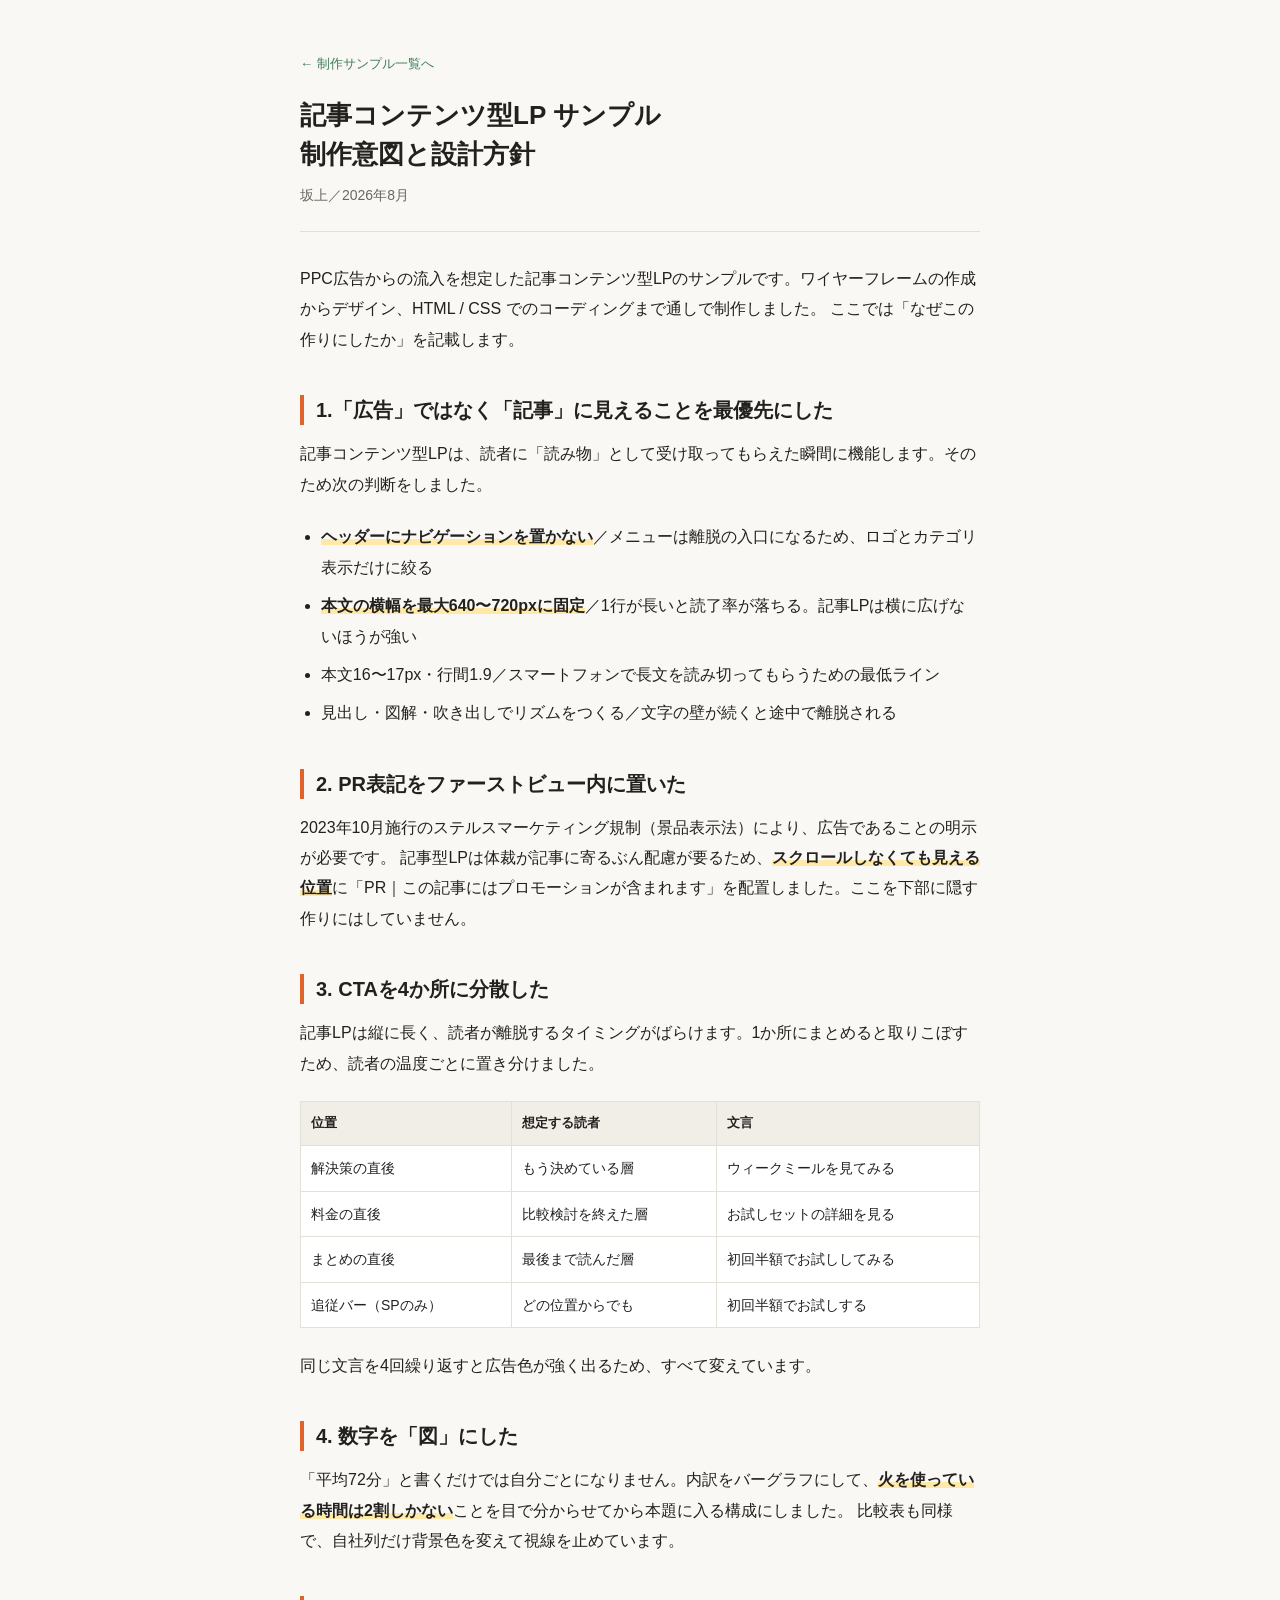
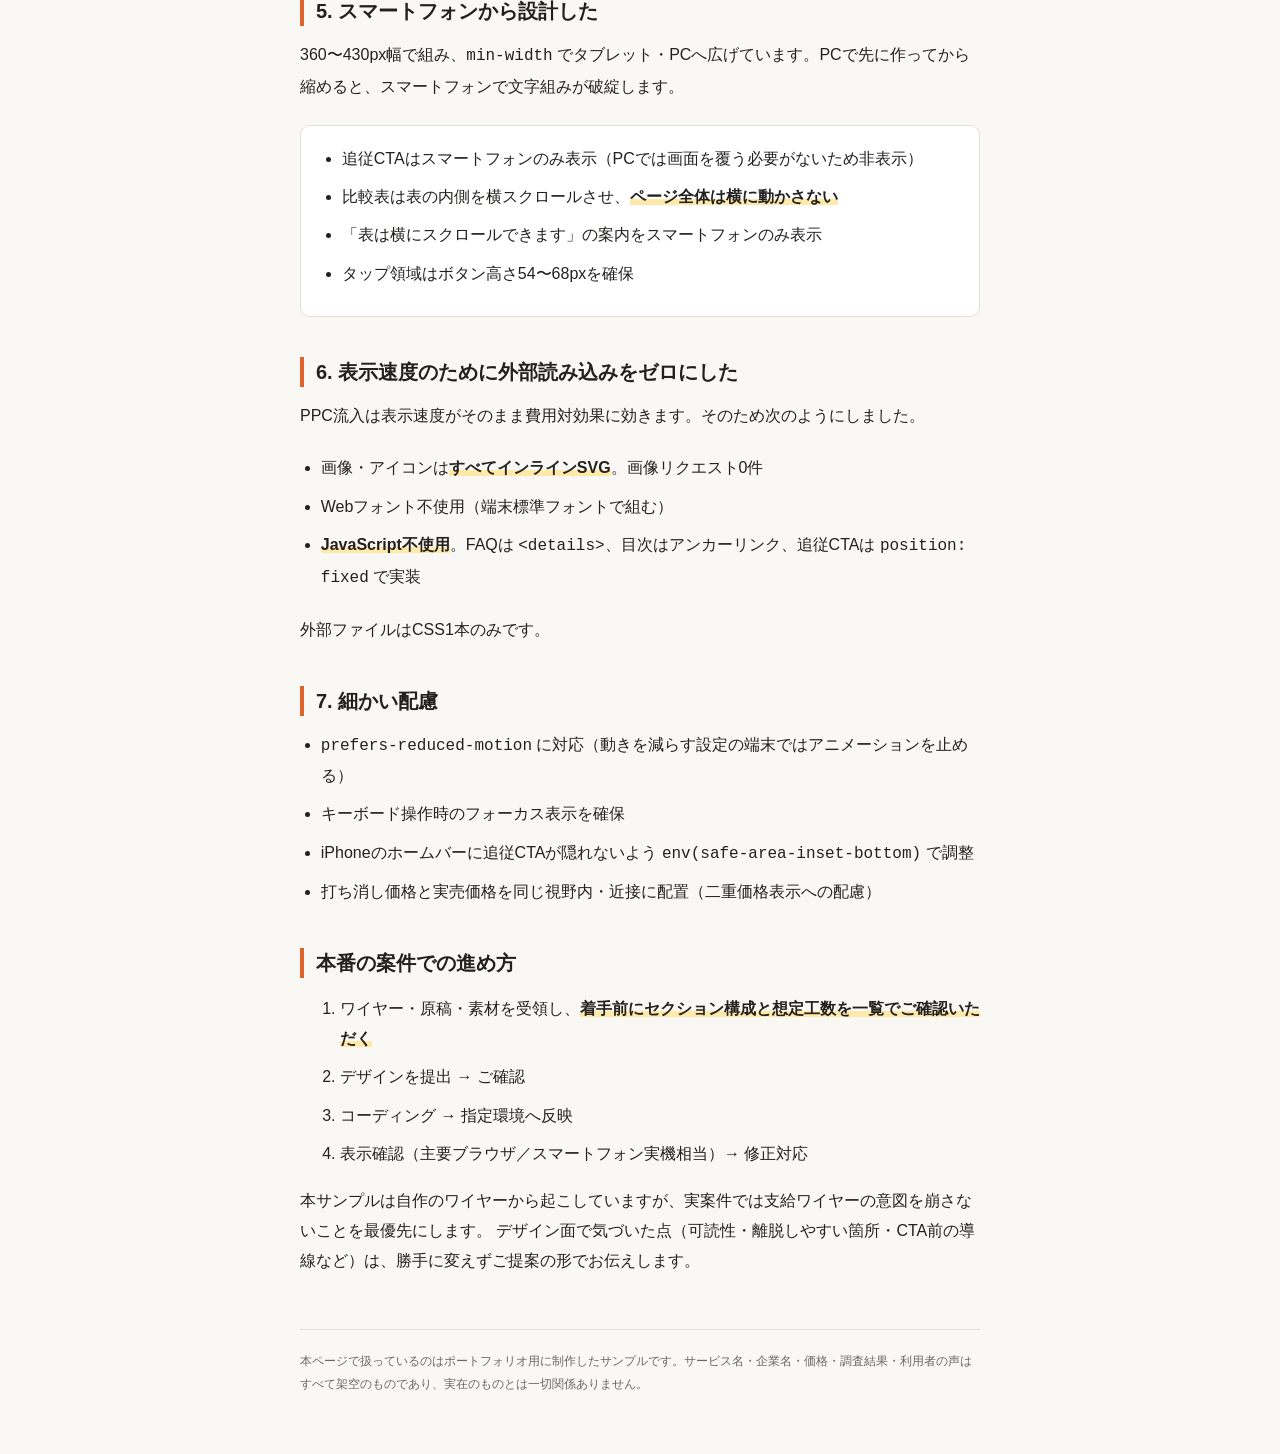
<file: article-lp/about.html>
<!DOCTYPE html>
<html lang="ja">
<head>
<meta charset="UTF-8">
<meta name="viewport" content="width=device-width, initial-scale=1">
<meta name="robots" content="noindex, nofollow">
<title>制作意図｜記事コンテンツ型LP サンプル</title>
<style>
  :root {
    --ink: #23211f;
    --sub: #6b6660;
    --line: #e4e0d8;
    --bg: #faf8f4;
    --card: #ffffff;
    --accent: #3f7d5a;
    --orange: #e0622c;
  }
  * { box-sizing: border-box; }
  body {
    margin: 0;
    background: var(--bg);
    color: var(--ink);
    font-family: "Hiragino Sans", "Hiragino Kaku Gothic ProN", "Yu Gothic", "Noto Sans JP", sans-serif;
    font-size: 16px;
    line-height: 1.9;
    -webkit-text-size-adjust: 100%;
  }
  .wrap { max-width: 720px; margin: 0 auto; padding: 36px 20px 64px; }
  .back { font-size: 13px; color: var(--accent); text-decoration: none; }
  .back:hover { text-decoration: underline; }
  header { border-bottom: 1px solid var(--line); padding: 18px 0 22px; margin-bottom: 32px; }
  h1 { font-size: 22px; line-height: 1.5; margin: 0 0 8px; }
  .sub { font-size: 14px; color: var(--sub); margin: 0; }
  h2 {
    font-size: 18px; line-height: 1.5; margin: 40px 0 14px;
    padding-left: 12px; border-left: 4px solid var(--orange);
  }
  p { margin: 0 0 1.4em; }
  ul { margin: 0 0 1.4em; padding-left: 1.3em; }
  li { margin-bottom: 8px; }
  strong { background: linear-gradient(transparent 64%, #ffe9a8 64%); font-weight: 700; }
  .box {
    background: var(--card); border: 1px solid var(--line);
    border-radius: 10px; padding: 18px 20px 4px; margin: 0 0 1.4em;
  }
  .table-scroll { overflow-x: auto; margin-bottom: 1.4em; }
  table { border-collapse: collapse; width: 100%; min-width: 460px; font-size: 14px; background: var(--card); }
  th, td { border: 1px solid var(--line); padding: 9px 10px; text-align: left; vertical-align: top; }
  thead th { background: #f1eee8; font-size: 13px; white-space: nowrap; }
  footer { margin-top: 52px; padding-top: 20px; border-top: 1px solid var(--line); font-size: 12px; color: var(--sub); }
  @media (min-width: 768px) { h1 { font-size: 26px; } h2 { font-size: 20px; } .wrap { padding-top: 48px; } }
</style>
</head>
<body>
<div class="wrap">

  <a class="back" href="../">← 制作サンプル一覧へ</a>

  <header>
    <h1>記事コンテンツ型LP サンプル<br>制作意図と設計方針</h1>
    <p class="sub">坂上／2026年8月</p>
  </header>

  <p>
    PPC広告からの流入を想定した記事コンテンツ型LPのサンプルです。ワイヤーフレームの作成からデザイン、HTML / CSS でのコーディングまで通しで制作しました。
    ここでは「なぜこの作りにしたか」を記載します。
  </p>

  <h2>1.「広告」ではなく「記事」に見えることを最優先にした</h2>
  <p>
    記事コンテンツ型LPは、読者に「読み物」として受け取ってもらえた瞬間に機能します。そのため次の判断をしました。
  </p>
  <ul>
    <li><strong>ヘッダーにナビゲーションを置かない</strong>／メニューは離脱の入口になるため、ロゴとカテゴリ表示だけに絞る</li>
    <li><strong>本文の横幅を最大640〜720pxに固定</strong>／1行が長いと読了率が落ちる。記事LPは横に広げないほうが強い</li>
    <li>本文16〜17px・行間1.9／スマートフォンで長文を読み切ってもらうための最低ライン</li>
    <li>見出し・図解・吹き出しでリズムをつくる／文字の壁が続くと途中で離脱される</li>
  </ul>

  <h2>2. PR表記をファーストビュー内に置いた</h2>
  <p>
    2023年10月施行のステルスマーケティング規制（景品表示法）により、広告であることの明示が必要です。
    記事型LPは体裁が記事に寄るぶん配慮が要るため、<strong>スクロールしなくても見える位置</strong>に「PR｜この記事にはプロモーションが含まれます」を配置しました。ここを下部に隠す作りにはしていません。
  </p>

  <h2>3. CTAを4か所に分散した</h2>
  <p>
    記事LPは縦に長く、読者が離脱するタイミングがばらけます。1か所にまとめると取りこぼすため、読者の温度ごとに置き分けました。
  </p>
  <div class="table-scroll">
    <table>
      <thead>
        <tr><th>位置</th><th>想定する読者</th><th>文言</th></tr>
      </thead>
      <tbody>
        <tr><td>解決策の直後</td><td>もう決めている層</td><td>ウィークミールを見てみる</td></tr>
        <tr><td>料金の直後</td><td>比較検討を終えた層</td><td>お試しセットの詳細を見る</td></tr>
        <tr><td>まとめの直後</td><td>最後まで読んだ層</td><td>初回半額でお試ししてみる</td></tr>
        <tr><td>追従バー（SPのみ）</td><td>どの位置からでも</td><td>初回半額でお試しする</td></tr>
      </tbody>
    </table>
  </div>
  <p>同じ文言を4回繰り返すと広告色が強く出るため、すべて変えています。</p>

  <h2>4. 数字を「図」にした</h2>
  <p>
    「平均72分」と書くだけでは自分ごとになりません。内訳をバーグラフにして、<strong>火を使っている時間は2割しかない</strong>ことを目で分からせてから本題に入る構成にしました。
    比較表も同様で、自社列だけ背景色を変えて視線を止めています。
  </p>

  <h2>5. スマートフォンから設計した</h2>
  <p>
    360〜430px幅で組み、<code>min-width</code> でタブレット・PCへ広げています。PCで先に作ってから縮めると、スマートフォンで文字組みが破綻します。
  </p>
  <div class="box">
    <ul>
      <li>追従CTAはスマートフォンのみ表示（PCでは画面を覆う必要がないため非表示）</li>
      <li>比較表は表の内側を横スクロールさせ、<strong>ページ全体は横に動かさない</strong></li>
      <li>「表は横にスクロールできます」の案内をスマートフォンのみ表示</li>
      <li>タップ領域はボタン高さ54〜68pxを確保</li>
    </ul>
  </div>

  <h2>6. 表示速度のために外部読み込みをゼロにした</h2>
  <p>
    PPC流入は表示速度がそのまま費用対効果に効きます。そのため次のようにしました。
  </p>
  <ul>
    <li>画像・アイコンは<strong>すべてインラインSVG</strong>。画像リクエスト0件</li>
    <li>Webフォント不使用（端末標準フォントで組む）</li>
    <li><strong>JavaScript不使用</strong>。FAQは <code>&lt;details&gt;</code>、目次はアンカーリンク、追従CTAは <code>position: fixed</code> で実装</li>
  </ul>
  <p>外部ファイルはCSS1本のみです。</p>

  <h2>7. 細かい配慮</h2>
  <ul>
    <li><code>prefers-reduced-motion</code> に対応（動きを減らす設定の端末ではアニメーションを止める）</li>
    <li>キーボード操作時のフォーカス表示を確保</li>
    <li>iPhoneのホームバーに追従CTAが隠れないよう <code>env(safe-area-inset-bottom)</code> で調整</li>
    <li>打ち消し価格と実売価格を同じ視野内・近接に配置（二重価格表示への配慮）</li>
  </ul>

  <h2>本番の案件での進め方</h2>
  <ol>
    <li>ワイヤー・原稿・素材を受領し、<strong>着手前にセクション構成と想定工数を一覧でご確認いただく</strong></li>
    <li>デザインを提出 → ご確認</li>
    <li>コーディング → 指定環境へ反映</li>
    <li>表示確認（主要ブラウザ／スマートフォン実機相当）→ 修正対応</li>
  </ol>
  <p>
    本サンプルは自作のワイヤーから起こしていますが、実案件では支給ワイヤーの意図を崩さないことを最優先にします。
    デザイン面で気づいた点（可読性・離脱しやすい箇所・CTA前の導線など）は、勝手に変えずご提案の形でお伝えします。
  </p>

  <footer>
    本ページで扱っているのはポートフォリオ用に制作したサンプルです。サービス名・企業名・価格・調査結果・利用者の声はすべて架空のものであり、実在のものとは一切関係ありません。
  </footer>

</div>
</body>
</html>
</file>
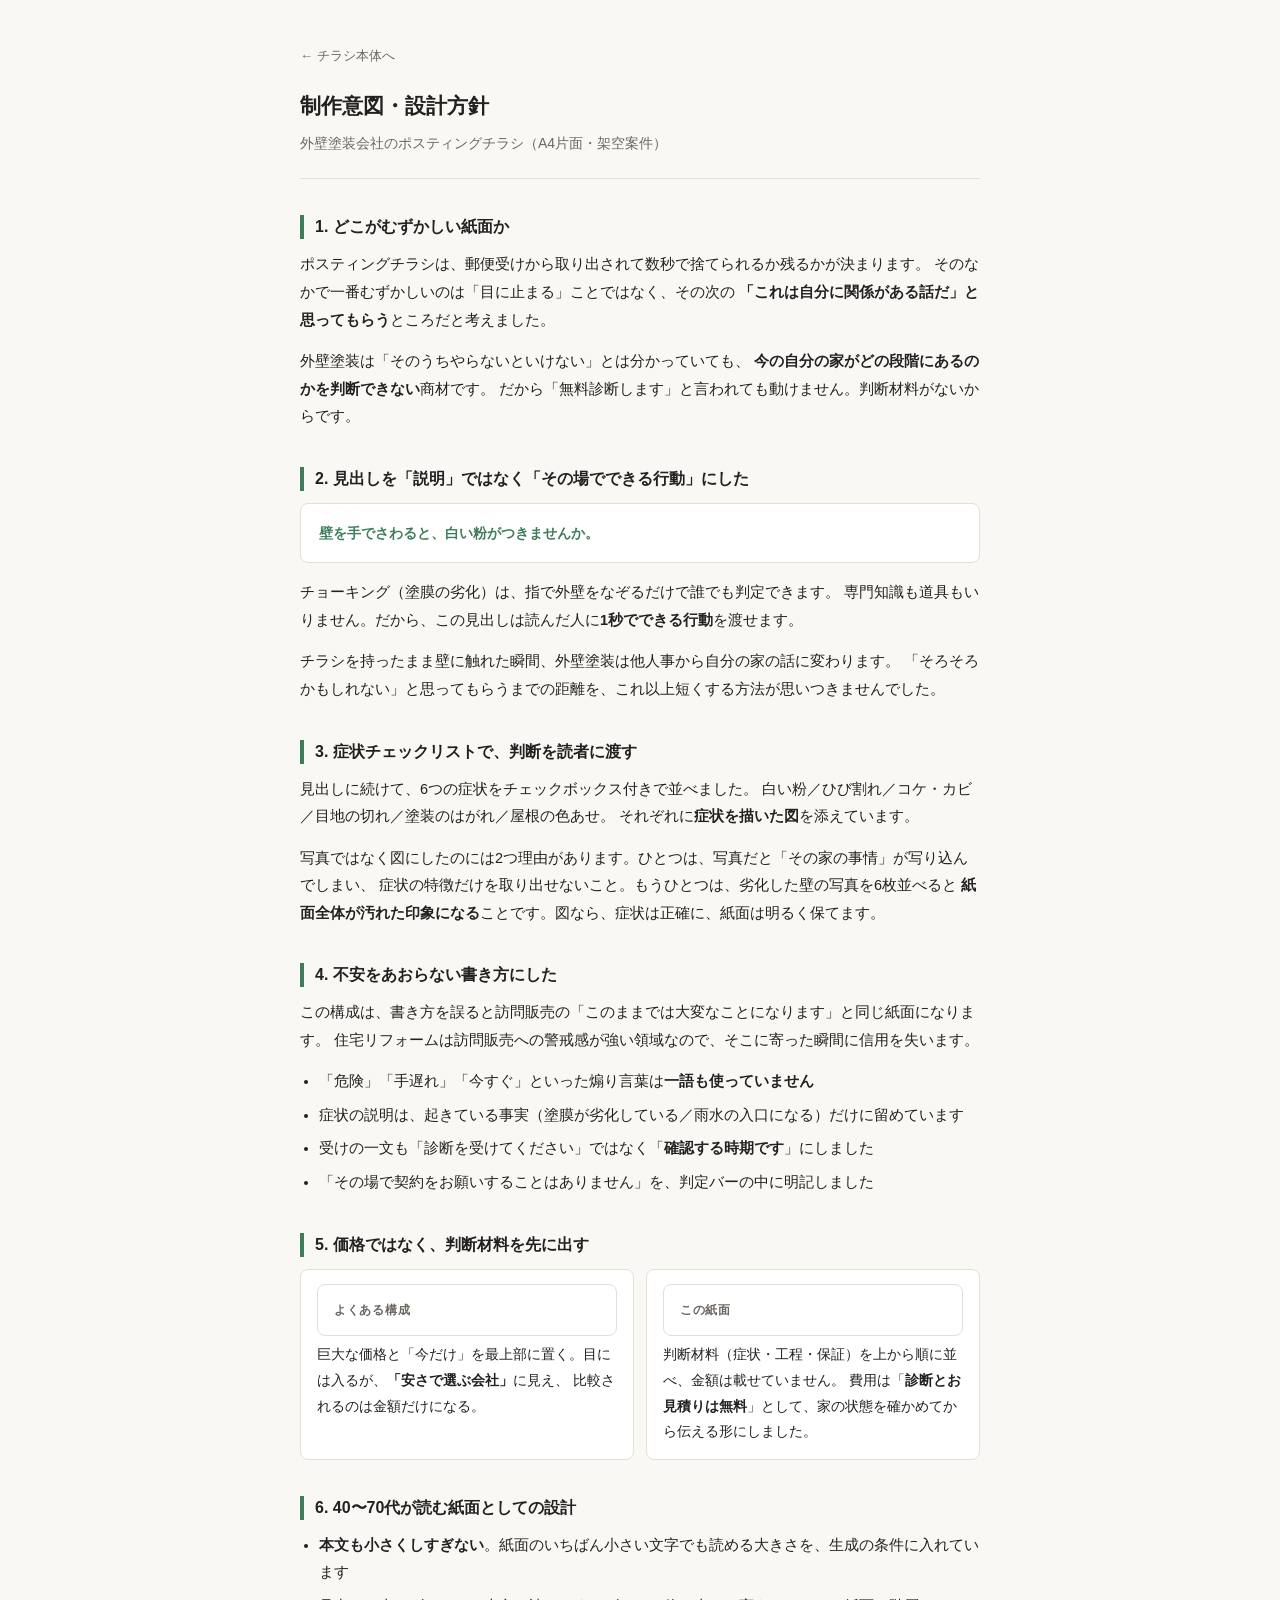
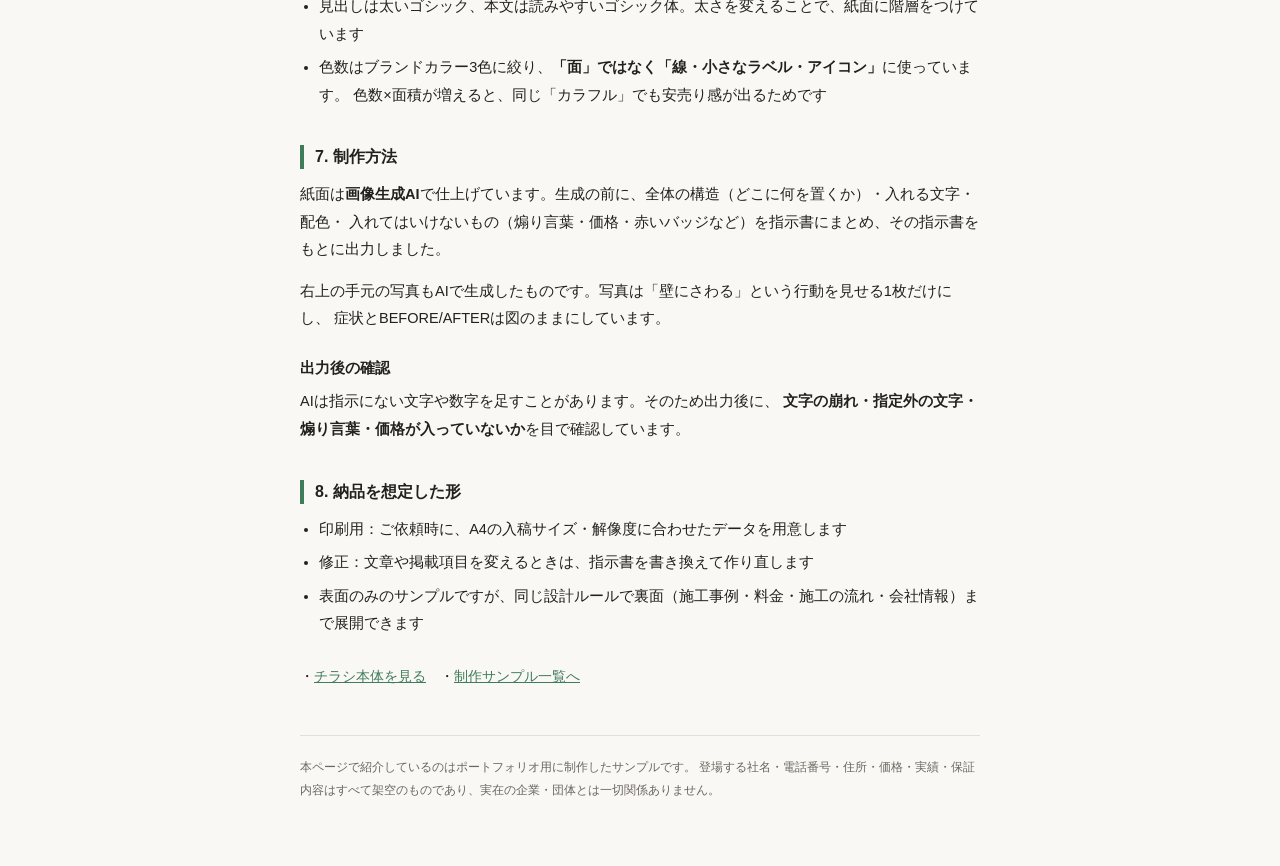
<file: flyer/about.html>
<!DOCTYPE html>
<html lang="ja">
<head>
<meta charset="UTF-8">
<meta name="viewport" content="width=device-width, initial-scale=1">
<meta name="robots" content="noindex, nofollow">
<title>制作意図・設計方針｜外壁塗装のポスティングチラシ</title>
<style>
  :root {
    --ink: #23211f; --sub: #6b6660; --line: #e4e0d8;
    --bg: #faf8f4; --card: #ffffff; --accent: #3f7d5a;
  }
  * { box-sizing: border-box; }
  body {
    margin: 0; background: var(--bg); color: var(--ink);
    font-family: "Hiragino Sans", "Hiragino Kaku Gothic ProN", "Yu Gothic", "Noto Sans JP", sans-serif;
    line-height: 1.9; -webkit-text-size-adjust: 100%;
  }
  .wrap { max-width: 720px; margin: 0 auto; padding: 40px 20px 64px; }
  .back { font-size: 13px; color: var(--sub); text-decoration: none; }
  .back:hover { color: var(--accent); }
  header { border-bottom: 1px solid var(--line); padding-bottom: 22px; margin: 20px 0 32px; }
  h1 { font-size: 21px; margin: 0 0 8px; line-height: 1.5; }
  .sub { font-size: 14px; color: var(--sub); margin: 0; }
  h2 {
    font-size: 16px; margin: 36px 0 12px; padding-left: 11px;
    border-left: 4px solid var(--accent); line-height: 1.5;
  }
  h3 { font-size: 14.5px; margin: 22px 0 6px; }
  p, li { font-size: 14.5px; }
  p { margin: 0 0 14px; }
  ul { margin: 0 0 14px; padding-left: 1.2em; }
  li { margin-bottom: 6px; }
  .quote {
    background: var(--card); border: 1px solid var(--line); border-radius: 8px;
    padding: 16px 18px; margin: 0 0 16px; font-size: 14px;
  }
  .quote strong { color: var(--accent); }
  .ba { display: grid; grid-template-columns: 1fr 1fr; gap: 12px; margin: 0 0 16px; }
  .ba div { background: var(--card); border: 1px solid var(--line); border-radius: 8px; padding: 14px 16px; font-size: 13.5px; }
  .ba .h { font-weight: 700; font-size: 12px; letter-spacing: .06em; color: var(--sub); margin-bottom: 6px; }
  footer { margin-top: 46px; padding-top: 20px; border-top: 1px solid var(--line); font-size: 12px; color: var(--sub); }
  .links { margin: 26px 0 0; font-size: 13.5px; }
  .links a { color: var(--accent); }
  @media (max-width: 560px) { .ba { grid-template-columns: 1fr; } }
</style>
</head>
<body>
<div class="wrap">

  <a class="back" href="./">← チラシ本体へ</a>

  <header>
    <h1>制作意図・設計方針</h1>
    <p class="sub">外壁塗装会社のポスティングチラシ（A4片面・架空案件）</p>
  </header>

  <h2>1. どこがむずかしい紙面か</h2>
  <p>
    ポスティングチラシは、郵便受けから取り出されて数秒で捨てられるか残るかが決まります。
    そのなかで一番むずかしいのは「目に止まる」ことではなく、その次の
    <strong>「これは自分に関係がある話だ」と思ってもらう</strong>ところだと考えました。
  </p>
  <p>
    外壁塗装は「そのうちやらないといけない」とは分かっていても、
    <strong>今の自分の家がどの段階にあるのかを判断できない</strong>商材です。
    だから「無料診断します」と言われても動けません。判断材料がないからです。
  </p>

  <h2>2. 見出しを「説明」ではなく「その場でできる行動」にした</h2>
  <div class="quote">
    <strong>壁を手でさわると、白い粉がつきませんか。</strong>
  </div>
  <p>
    チョーキング（塗膜の劣化）は、指で外壁をなぞるだけで誰でも判定できます。
    専門知識も道具もいりません。だから、この見出しは読んだ人に<strong>1秒でできる行動</strong>を渡せます。
  </p>
  <p>
    チラシを持ったまま壁に触れた瞬間、外壁塗装は他人事から自分の家の話に変わります。
    「そろそろかもしれない」と思ってもらうまでの距離を、これ以上短くする方法が思いつきませんでした。
  </p>

  <h2>3. 症状チェックリストで、判断を読者に渡す</h2>
  <p>
    見出しに続けて、6つの症状をチェックボックス付きで並べました。
    白い粉／ひび割れ／コケ・カビ／目地の切れ／塗装のはがれ／屋根の色あせ。
    それぞれに<strong>症状を描いた図</strong>を添えています。
  </p>
  <p>
    写真ではなく図にしたのには2つ理由があります。ひとつは、写真だと「その家の事情」が写り込んでしまい、
    症状の特徴だけを取り出せないこと。もうひとつは、劣化した壁の写真を6枚並べると
    <strong>紙面全体が汚れた印象になる</strong>ことです。図なら、症状は正確に、紙面は明るく保てます。
  </p>

  <h2>4. 不安をあおらない書き方にした</h2>
  <p>
    この構成は、書き方を誤ると訪問販売の「このままでは大変なことになります」と同じ紙面になります。
    住宅リフォームは訪問販売への警戒感が強い領域なので、そこに寄った瞬間に信用を失います。
  </p>
  <ul>
    <li>「危険」「手遅れ」「今すぐ」といった煽り言葉は<strong>一語も使っていません</strong></li>
    <li>症状の説明は、起きている事実（塗膜が劣化している／雨水の入口になる）だけに留めています</li>
    <li>受けの一文も「診断を受けてください」ではなく「<strong>確認する時期です</strong>」にしました</li>
    <li>「その場で契約をお願いすることはありません」を、判定バーの中に明記しました</li>
  </ul>

  <h2>5. 価格ではなく、判断材料を先に出す</h2>
  <div class="ba">
    <div>
      <div class="h">よくある構成</div>
      巨大な価格と「今だけ」を最上部に置く。目には入るが、<strong>「安さで選ぶ会社」</strong>に見え、
      比較されるのは金額だけになる。
    </div>
    <div>
      <div class="h">この紙面</div>
      判断材料（症状・工程・保証）を上から順に並べ、金額は載せていません。
      費用は「<strong>診断とお見積りは無料</strong>」として、家の状態を確かめてから伝える形にしました。
    </div>
  </div>

  <h2>6. 40〜70代が読む紙面としての設計</h2>
  <ul>
    <li><strong>本文も小さくしすぎない</strong>。紙面のいちばん小さい文字でも読める大きさを、生成の条件に入れています</li>
    <li>見出しは太いゴシック、本文は読みやすいゴシック体。太さを変えることで、紙面に階層をつけています</li>
    <li>色数はブランドカラー3色に絞り、<strong>「面」ではなく「線・小さなラベル・アイコン」</strong>に使っています。
        色数×面積が増えると、同じ「カラフル」でも安売り感が出るためです</li>
  </ul>

  <h2>7. 制作方法</h2>
  <p>
    紙面は<strong>画像生成AI</strong>で仕上げています。生成の前に、全体の構造（どこに何を置くか）・入れる文字・配色・
    入れてはいけないもの（煽り言葉・価格・赤いバッジなど）を指示書にまとめ、その指示書をもとに出力しました。
  </p>
  <p>
    右上の手元の写真もAIで生成したものです。写真は「壁にさわる」という行動を見せる1枚だけにし、
    症状とBEFORE/AFTERは図のままにしています。
  </p>
  <h3>出力後の確認</h3>
  <p>
    AIは指示にない文字や数字を足すことがあります。そのため出力後に、
    <strong>文字の崩れ・指定外の文字・煽り言葉・価格が入っていないか</strong>を目で確認しています。
  </p>

  <h2>8. 納品を想定した形</h2>
  <ul>
    <li>印刷用：ご依頼時に、A4の入稿サイズ・解像度に合わせたデータを用意します</li>
    <li>修正：文章や掲載項目を変えるときは、指示書を書き換えて作り直します</li>
    <li>表面のみのサンプルですが、同じ設計ルールで裏面（施工事例・料金・施工の流れ・会社情報）まで展開できます</li>
  </ul>

  <p class="links">・<a href="./">チラシ本体を見る</a>　・<a href="../">制作サンプル一覧へ</a></p>

  <footer>
    本ページで紹介しているのはポートフォリオ用に制作したサンプルです。
    登場する社名・電話番号・住所・価格・実績・保証内容はすべて架空のものであり、実在の企業・団体とは一切関係ありません。
  </footer>

</div>
</body>
</html>
</file>
<file: article-lp/css/style.css>
@charset "UTF-8";

/* =========================================================
   記事コンテンツ型LP サンプル
   設計方針: SPファースト / 本文最大640px / 外部リソース0
   ========================================================= */

/* ---------- 1. トークン ---------- */
:root {
  --accent: #e0622c;
  --accent-dark: #bf4a1a;
  --accent-soft: #fdf0e8;
  --green: #3f7d5a;
  --green-soft: #eef5f0;
  --ink: #2c2a28;
  --ink-sub: #6d6862;
  --line: #e6e1d9;
  --bg: #ffffff;
  --bg-soft: #faf7f2;
  --yellow: #ffe9a8;

  --wrap: 640px;
  --pad: 20px;
  --radius: 12px;
  --fixed-h: 74px; /* 追従CTAの高さ */
}

/* ---------- 2. ベース ---------- */
*,
*::before,
*::after {
  box-sizing: border-box;
}

html {
  scroll-behavior: smooth;
  /* アンカー移動時にヘッダー下へ隠れないよう補正 */
  scroll-padding-top: 64px;
  -webkit-text-size-adjust: 100%;
}

body {
  margin: 0;
  background: var(--bg-soft);
  color: var(--ink);
  font-family: "Hiragino Sans", "Hiragino Kaku Gothic ProN", "Yu Gothic",
    "Noto Sans JP", "Helvetica Neue", Arial, sans-serif;
  font-size: 16px;
  line-height: 1.9;
  letter-spacing: 0.02em;
  /* SP追従CTAに最後のコンテンツが隠れないための逃げ */
  padding-bottom: calc(var(--fixed-h) + 8px);
}

img,
svg {
  max-width: 100%;
  height: auto;
  display: block;
}

a {
  color: var(--accent-dark);
}

p {
  margin: 0 0 1.5em;
}

/* ---------- 3. レイアウト ---------- */
.article {
  max-width: var(--wrap);
  margin: 0 auto;
  background: var(--bg);
  padding: 0 var(--pad) 40px;
}

.section {
  margin: 0 0 44px;
}

/* ---------- 4. PR表記 / ヘッダー ---------- */
.pr-bar {
  background: #f0ede7;
  color: var(--ink-sub);
  font-size: 11px;
  line-height: 1.6;
  letter-spacing: 0.04em;
  text-align: center;
  padding: 6px 12px;
}

.site-header {
  background: var(--bg);
  border-bottom: 1px solid var(--line);
}

.site-header__inner {
  max-width: var(--wrap);
  margin: 0 auto;
  padding: 12px var(--pad);
  display: flex;
  align-items: center;
  gap: 8px;
}

.site-logo {
  display: flex;
  align-items: center;
  gap: 7px;
  font-weight: 700;
  font-size: 15px;
  letter-spacing: 0.06em;
  color: var(--ink);
}

.site-logo__mark {
  width: 22px;
  height: 22px;
  flex: none;
}

.site-header__tag {
  margin-left: auto;
  font-size: 11px;
  color: var(--ink-sub);
  border: 1px solid var(--line);
  border-radius: 3px;
  padding: 1px 7px;
}

/* ---------- 5. 記事ヘッド ---------- */
.head {
  padding-top: 26px;
}

.head__cat {
  display: inline-block;
  background: var(--green-soft);
  color: var(--green);
  font-size: 12px;
  font-weight: 700;
  line-height: 1.6;
  padding: 2px 10px;
  border-radius: 3px;
  margin-bottom: 12px;
}

.head__title {
  font-size: 26px;
  line-height: 1.5;
  font-weight: 700;
  letter-spacing: 0.01em;
  margin: 0 0 14px;
}

.head__title .marker {
  background: linear-gradient(transparent 62%, var(--yellow) 62%);
}

.head__meta {
  display: flex;
  flex-wrap: wrap;
  gap: 4px 14px;
  font-size: 12px;
  color: var(--ink-sub);
  border-bottom: 1px solid var(--line);
  padding-bottom: 14px;
  margin-bottom: 22px;
}

/* ---------- 6. アイキャッチ（支給写真が入る枠） ---------- */
.eyecatch {
  margin: 0 calc(var(--pad) * -1) 24px;
}

.eyecatch__frame {
  position: relative;
  aspect-ratio: 16 / 10;
  background: linear-gradient(150deg, #f6ece1 0%, #eef3ec 55%, #f7f0e6 100%);
  overflow: hidden;
}

.eyecatch__art {
  position: absolute;
  inset: 0;
  width: 100%;
  height: 100%;
}

.eyecatch__note {
  position: absolute;
  right: 8px;
  bottom: 8px;
  background: rgba(255, 255, 255, 0.86);
  color: var(--ink-sub);
  font-size: 10px;
  line-height: 1.5;
  padding: 3px 8px;
  border-radius: 3px;
}

.lead {
  font-size: 16px;
}

.lead strong {
  background: linear-gradient(transparent 64%, var(--yellow) 64%);
  font-weight: 700;
}

/* ---------- 7. 目次 ---------- */
.toc {
  background: var(--bg-soft);
  border: 1px solid var(--line);
  border-radius: var(--radius);
  padding: 18px 20px 6px;
}

.toc__title {
  font-size: 14px;
  font-weight: 700;
  letter-spacing: 0.08em;
  margin: 0 0 10px;
  display: flex;
  align-items: center;
  gap: 6px;
}

.toc__list {
  margin: 0 0 14px;
  padding: 0;
  list-style: none;
  counter-reset: toc;
}

.toc__list li {
  counter-increment: toc;
  border-top: 1px dashed var(--line);
  line-height: 1.7;
}

.toc__list li:first-child {
  border-top: 0;
}

.toc__list a {
  display: flex;
  gap: 10px;
  padding: 9px 0;
  color: var(--ink);
  text-decoration: none;
  font-size: 14px;
}

.toc__list a::before {
  content: counter(toc, decimal-leading-zero);
  color: var(--accent);
  font-weight: 700;
  font-size: 12px;
  flex: none;
  padding-top: 1px;
}

/* ---------- 8. 見出し ---------- */
.h2 {
  font-size: 21px;
  line-height: 1.55;
  font-weight: 700;
  margin: 0 0 18px;
  padding: 0 0 12px;
  border-bottom: 3px solid var(--line);
  position: relative;
}

.h2::after {
  content: "";
  position: absolute;
  left: 0;
  bottom: -3px;
  width: 82px;
  height: 3px;
  background: var(--accent);
}

.h3 {
  font-size: 17px;
  line-height: 1.6;
  font-weight: 700;
  margin: 30px 0 12px;
  padding-left: 12px;
  border-left: 4px solid var(--accent);
}

/* ---------- 9. チェックリスト（共感パート） ---------- */
.checklist {
  background: var(--accent-soft);
  border-radius: var(--radius);
  padding: 20px 20px 6px;
  margin: 0 0 24px;
}

.checklist__lead {
  font-size: 14px;
  font-weight: 700;
  color: var(--accent-dark);
  margin: 0 0 12px;
}

.checklist ul {
  margin: 0 0 16px;
  padding: 0;
  list-style: none;
}

.checklist li {
  position: relative;
  padding: 0 0 10px 28px;
  line-height: 1.75;
  font-size: 15px;
}

.checklist li::before {
  content: "";
  position: absolute;
  left: 0;
  top: 5px;
  width: 18px;
  height: 18px;
  border-radius: 4px;
  background: var(--accent);
  /* チェックマークをbox-shadowなしで作る */
  -webkit-mask: url("data:image/svg+xml,%3Csvg xmlns='http://www.w3.org/2000/svg' viewBox='0 0 24 24'%3E%3Cpath d='M4 12.5l5 5 11-11' fill='none' stroke='%23000' stroke-width='3' stroke-linecap='round' stroke-linejoin='round'/%3E%3C/svg%3E")
    center / 118% no-repeat;
  mask: url("data:image/svg+xml,%3Csvg xmlns='http://www.w3.org/2000/svg' viewBox='0 0 24 24'%3E%3Cpath d='M4 12.5l5 5 11-11' fill='none' stroke='%23000' stroke-width='3' stroke-linecap='round' stroke-linejoin='round'/%3E%3C/svg%3E")
    center / 118% no-repeat;
}

/* ---------- 10. 図解ブロック ---------- */
.figure {
  margin: 0 0 24px;
}

.figure__body {
  background: var(--bg-soft);
  border: 1px solid var(--line);
  border-radius: var(--radius);
  padding: 18px 16px;
}

.figure__cap {
  font-size: 12px;
  color: var(--ink-sub);
  line-height: 1.7;
  margin: 8px 0 0;
}

/* 時間の内訳バー */
.bars {
  margin: 0;
  padding: 0;
  list-style: none;
}

.bars li {
  margin: 0 0 12px;
}

.bars li:last-child {
  margin-bottom: 0;
}

.bars__label {
  display: flex;
  justify-content: space-between;
  font-size: 13px;
  line-height: 1.6;
  margin-bottom: 4px;
}

.bars__label b {
  font-weight: 700;
}

.bars__track {
  height: 10px;
  background: #ebe6dd;
  border-radius: 5px;
  overflow: hidden;
}

.bars__fill {
  height: 100%;
  border-radius: 5px;
  background: var(--accent);
}

.bars__fill--sub {
  background: #d8b9a3;
}

/* ---------- 11. 引用・注意ボックス ---------- */
.note {
  border: 1px solid var(--line);
  border-left: 4px solid var(--green);
  background: var(--green-soft);
  border-radius: 0 var(--radius) var(--radius) 0;
  padding: 16px 18px 2px;
  margin: 0 0 24px;
  font-size: 14px;
  line-height: 1.8;
}

.note__title {
  font-weight: 700;
  color: var(--green);
  margin: 0 0 6px;
  font-size: 14px;
}

/* ---------- 12. 特徴カード ---------- */
.cards {
  display: grid;
  gap: 14px;
  margin: 0 0 24px;
}

.card {
  border: 1px solid var(--line);
  border-radius: var(--radius);
  background: var(--bg);
  padding: 20px 18px;
}

.card__no {
  display: inline-flex;
  align-items: center;
  justify-content: center;
  width: 28px;
  height: 28px;
  border-radius: 50%;
  background: var(--accent);
  color: #fff;
  font-size: 13px;
  font-weight: 700;
  line-height: 1;
  margin-bottom: 10px;
}

.card__icon {
  width: 40px;
  height: 40px;
  margin-bottom: 10px;
  color: var(--accent);
}

.card__title {
  font-size: 16px;
  font-weight: 700;
  line-height: 1.6;
  margin: 0 0 8px;
}

.card p {
  font-size: 14px;
  line-height: 1.8;
  margin: 0;
  color: var(--ink-sub);
}

/* ---------- 13. 比較表 ---------- */
/* 横スクロールできることを言葉で明示（SPのみ） */
.scroll-hint {
  display: flex;
  align-items: center;
  gap: 5px;
  font-size: 11px;
  color: var(--ink-sub);
  line-height: 1.6;
  margin: 0 0 6px;
}

.table-scroll {
  overflow-x: auto;
  -webkit-overflow-scrolling: touch;
  margin: 0 0 8px;
  padding-bottom: 4px;
}

table.compare {
  border-collapse: collapse;
  width: 100%;
  min-width: 460px;
  font-size: 13px;
  line-height: 1.6;
  background: var(--bg);
}

table.compare th,
table.compare td {
  border: 1px solid var(--line);
  padding: 10px 8px;
  text-align: center;
  vertical-align: middle;
}

table.compare thead th {
  background: #f2efe9;
  font-size: 12px;
  font-weight: 700;
  white-space: nowrap;
}

table.compare tbody th {
  background: var(--bg-soft);
  text-align: left;
  font-weight: 700;
  white-space: nowrap;
}

/* 自社列を強調 */
table.compare .is-own {
  background: var(--accent-soft);
}

table.compare thead .is-own {
  background: var(--accent);
  color: #fff;
}

.mark-o {
  color: var(--accent-dark);
  font-weight: 700;
}

.mark-x {
  color: var(--ink-sub);
}

.table-note {
  font-size: 11px;
  color: var(--ink-sub);
  line-height: 1.7;
  margin: 0 0 24px;
}

/* ---------- 14. 体験談 ---------- */
.voice {
  display: flex;
  gap: 12px;
  margin: 0 0 18px;
}

.voice__avatar {
  flex: none;
  width: 46px;
  height: 46px;
  border-radius: 50%;
  background: var(--green-soft);
  color: var(--green);
  overflow: hidden;
}

.voice__body {
  position: relative;
  background: var(--bg-soft);
  border: 1px solid var(--line);
  border-radius: var(--radius);
  padding: 14px 16px;
  font-size: 14px;
  line-height: 1.8;
}

/* 吹き出しのしっぽ */
.voice__body::before,
.voice__body::after {
  content: "";
  position: absolute;
  top: 16px;
  left: -8px;
  border-style: solid;
  border-width: 7px 8px 7px 0;
  border-color: transparent var(--line) transparent transparent;
}

.voice__body::after {
  left: -7px;
  border-right-color: var(--bg-soft);
}

.voice__name {
  display: block;
  font-size: 12px;
  color: var(--ink-sub);
  margin-top: 6px;
}

/* ---------- 15. 料金 ---------- */
.price {
  border: 2px solid var(--accent);
  border-radius: var(--radius);
  background: var(--bg);
  padding: 20px 18px;
  text-align: center;
  margin: 0 0 12px;
}

.price__label {
  display: inline-block;
  background: var(--accent);
  color: #fff;
  font-size: 12px;
  font-weight: 700;
  line-height: 1.6;
  padding: 2px 12px;
  border-radius: 3px;
  margin-bottom: 12px;
}

.price__row {
  display: flex;
  align-items: baseline;
  justify-content: center;
  gap: 6px;
  flex-wrap: wrap;
}

.price__was {
  font-size: 14px;
  color: var(--ink-sub);
  text-decoration: line-through;
}

.price__now {
  font-size: 38px;
  font-weight: 700;
  line-height: 1.2;
  color: var(--accent-dark);
  letter-spacing: -0.01em;
}

.price__unit {
  font-size: 14px;
  font-weight: 700;
}

.price__cond {
  font-size: 12px;
  color: var(--ink-sub);
  line-height: 1.7;
  margin: 10px 0 0;
  text-align: left;
}

/* ---------- 16. FAQ ---------- */
.faq {
  border-top: 1px solid var(--line);
  margin: 0 0 24px;
}

.faq details {
  border-bottom: 1px solid var(--line);
}

.faq summary {
  display: flex;
  align-items: flex-start;
  gap: 10px;
  padding: 15px 30px 15px 0;
  font-size: 15px;
  font-weight: 700;
  line-height: 1.7;
  cursor: pointer;
  position: relative;
  list-style: none;
}

.faq summary::-webkit-details-marker {
  display: none;
}

.faq summary::before {
  content: "Q";
  flex: none;
  color: var(--accent);
  font-size: 15px;
  font-weight: 700;
}

/* 開閉アイコン（+ / −） */
.faq summary::after {
  content: "";
  position: absolute;
  right: 4px;
  top: 22px;
  width: 13px;
  height: 13px;
  background:
    linear-gradient(var(--ink-sub), var(--ink-sub)) center / 13px 1.5px no-repeat,
    linear-gradient(var(--ink-sub), var(--ink-sub)) center / 1.5px 13px no-repeat;
  transition: transform 0.2s ease;
}

/* 開いている時は横棒だけ残して「−」にする */
.faq details[open] summary::after {
  background:
    linear-gradient(var(--ink-sub), var(--ink-sub)) center / 13px 1.5px no-repeat;
}

.faq__a {
  display: flex;
  gap: 10px;
  padding: 0 0 16px;
  font-size: 14px;
  line-height: 1.85;
  color: var(--ink-sub);
}

.faq__a::before {
  content: "A";
  flex: none;
  color: var(--green);
  font-size: 15px;
  font-weight: 700;
}

.faq__a p {
  margin: 0;
}

/* ---------- 17. まとめ ---------- */
.summary {
  background: var(--bg-soft);
  border: 1px solid var(--line);
  border-radius: var(--radius);
  padding: 20px 20px 8px;
  margin: 0 0 24px;
}

.summary__title {
  font-size: 15px;
  font-weight: 700;
  margin: 0 0 12px;
}

.summary ul {
  margin: 0 0 12px;
  padding: 0;
  list-style: none;
}

.summary li {
  position: relative;
  padding-left: 20px;
  font-size: 14px;
  line-height: 1.8;
  margin-bottom: 8px;
}

.summary li::before {
  content: "";
  position: absolute;
  left: 2px;
  top: 10px;
  width: 7px;
  height: 7px;
  border-radius: 50%;
  background: var(--accent);
}

/* ---------- 18. CTA ---------- */
.cta {
  margin: 0 0 12px;
  text-align: center;
}

.cta__kicker {
  font-size: 14px;
  font-weight: 700;
  line-height: 1.7;
  margin: 0 0 10px;
}

.btn {
  display: flex;
  align-items: center;
  justify-content: center;
  gap: 8px;
  width: 100%;
  min-height: 62px;
  padding: 12px 20px;
  background: linear-gradient(180deg, #f0743c 0%, var(--accent) 55%, var(--accent-dark) 100%);
  color: #fff;
  font-size: 18px;
  font-weight: 700;
  line-height: 1.4;
  letter-spacing: 0.02em;
  text-decoration: none;
  border-radius: 999px;
  box-shadow: 0 4px 0 #a63d12, 0 6px 14px rgba(191, 74, 26, 0.28);
  transition: transform 0.12s ease, box-shadow 0.12s ease;
}

.btn:active {
  transform: translateY(3px);
  box-shadow: 0 1px 0 #a63d12, 0 2px 8px rgba(191, 74, 26, 0.28);
}

.btn__arrow {
  flex: none;
  width: 18px;
  height: 18px;
}

.cta__sub {
  font-size: 12px;
  color: var(--ink-sub);
  line-height: 1.7;
  margin: 10px 0 0;
}

/* 追従CTA（SPのみ） */
.cta-fixed {
  position: fixed;
  left: 0;
  right: 0;
  bottom: 0;
  z-index: 20;
  background: rgba(255, 255, 255, 0.94);
  backdrop-filter: blur(6px);
  border-top: 1px solid var(--line);
  padding: 8px var(--pad) calc(8px + env(safe-area-inset-bottom));
}

.cta-fixed .btn {
  max-width: var(--wrap);
  margin: 0 auto;
  min-height: 54px;
  font-size: 16px;
  box-shadow: 0 3px 0 #a63d12;
}

/* ---------- 19. フッター ---------- */
.site-footer {
  background: #f0ede7;
  color: var(--ink-sub);
  font-size: 12px;
  line-height: 1.8;
  padding: 22px var(--pad) 26px;
  text-align: center;
}

.site-footer__disc {
  max-width: var(--wrap);
  margin: 0 auto 8px;
  text-align: left;
}

/* ---------- 20. 制作サンプル表示（本番では削除する帯） ---------- */
.sample-bar {
  background: #2c2a28;
  color: #fff;
  font-size: 11px;
  line-height: 1.7;
  text-align: center;
  padding: 7px 14px;
}

.sample-bar b {
  color: #ffc98a;
}

/* =========================================================
   21. ブレークポイント
   ========================================================= */

/* --- 中間（大きめスマホ・小型タブレット） --- */
@media (min-width: 480px) {
  :root {
    --pad: 28px;
  }

  .head__title {
    font-size: 29px;
  }
}

/* --- タブレット以上 --- */
@media (min-width: 768px) {
  body {
    /* 追従CTAを出さないので下部の逃げも不要 */
    padding-bottom: 0;
    font-size: 17px;
  }

  .article {
    padding: 0 40px 56px;
    margin: 0 auto 40px;
    box-shadow: 0 1px 3px rgba(0, 0, 0, 0.05);
  }

  .section {
    margin-bottom: 56px;
  }

  .head__title {
    font-size: 32px;
  }

  .h2 {
    font-size: 24px;
  }

  .h3 {
    font-size: 19px;
  }

  .eyecatch {
    margin-left: -40px;
    margin-right: -40px;
  }

  .cards {
    grid-template-columns: repeat(3, 1fr);
  }

  .card {
    padding: 22px 18px;
  }

  .btn {
    max-width: 460px;
    margin: 0 auto;
    min-height: 68px;
    font-size: 19px;
  }

  table.compare {
    font-size: 14px;
  }

  /* PCでは表がそのまま収まるためスクロール案内は不要 */
  .scroll-hint {
    display: none;
  }

  /* PCでは追従CTAを隠す（画面を覆う必要がない） */
  .cta-fixed {
    display: none;
  }
}

/* --- 大画面 --- */
@media (min-width: 1024px) {
  .article {
    max-width: 720px;
    padding-left: 56px;
    padding-right: 56px;
  }

  .eyecatch {
    margin-left: -56px;
    margin-right: -56px;
  }
}

/* ---------- 22. アクセシビリティ ---------- */
a:focus-visible,
summary:focus-visible {
  outline: 3px solid var(--green);
  outline-offset: 2px;
}

@media (prefers-reduced-motion: reduce) {
  html {
    scroll-behavior: auto;
  }

  * {
    transition: none !important;
  }
}
</file>
